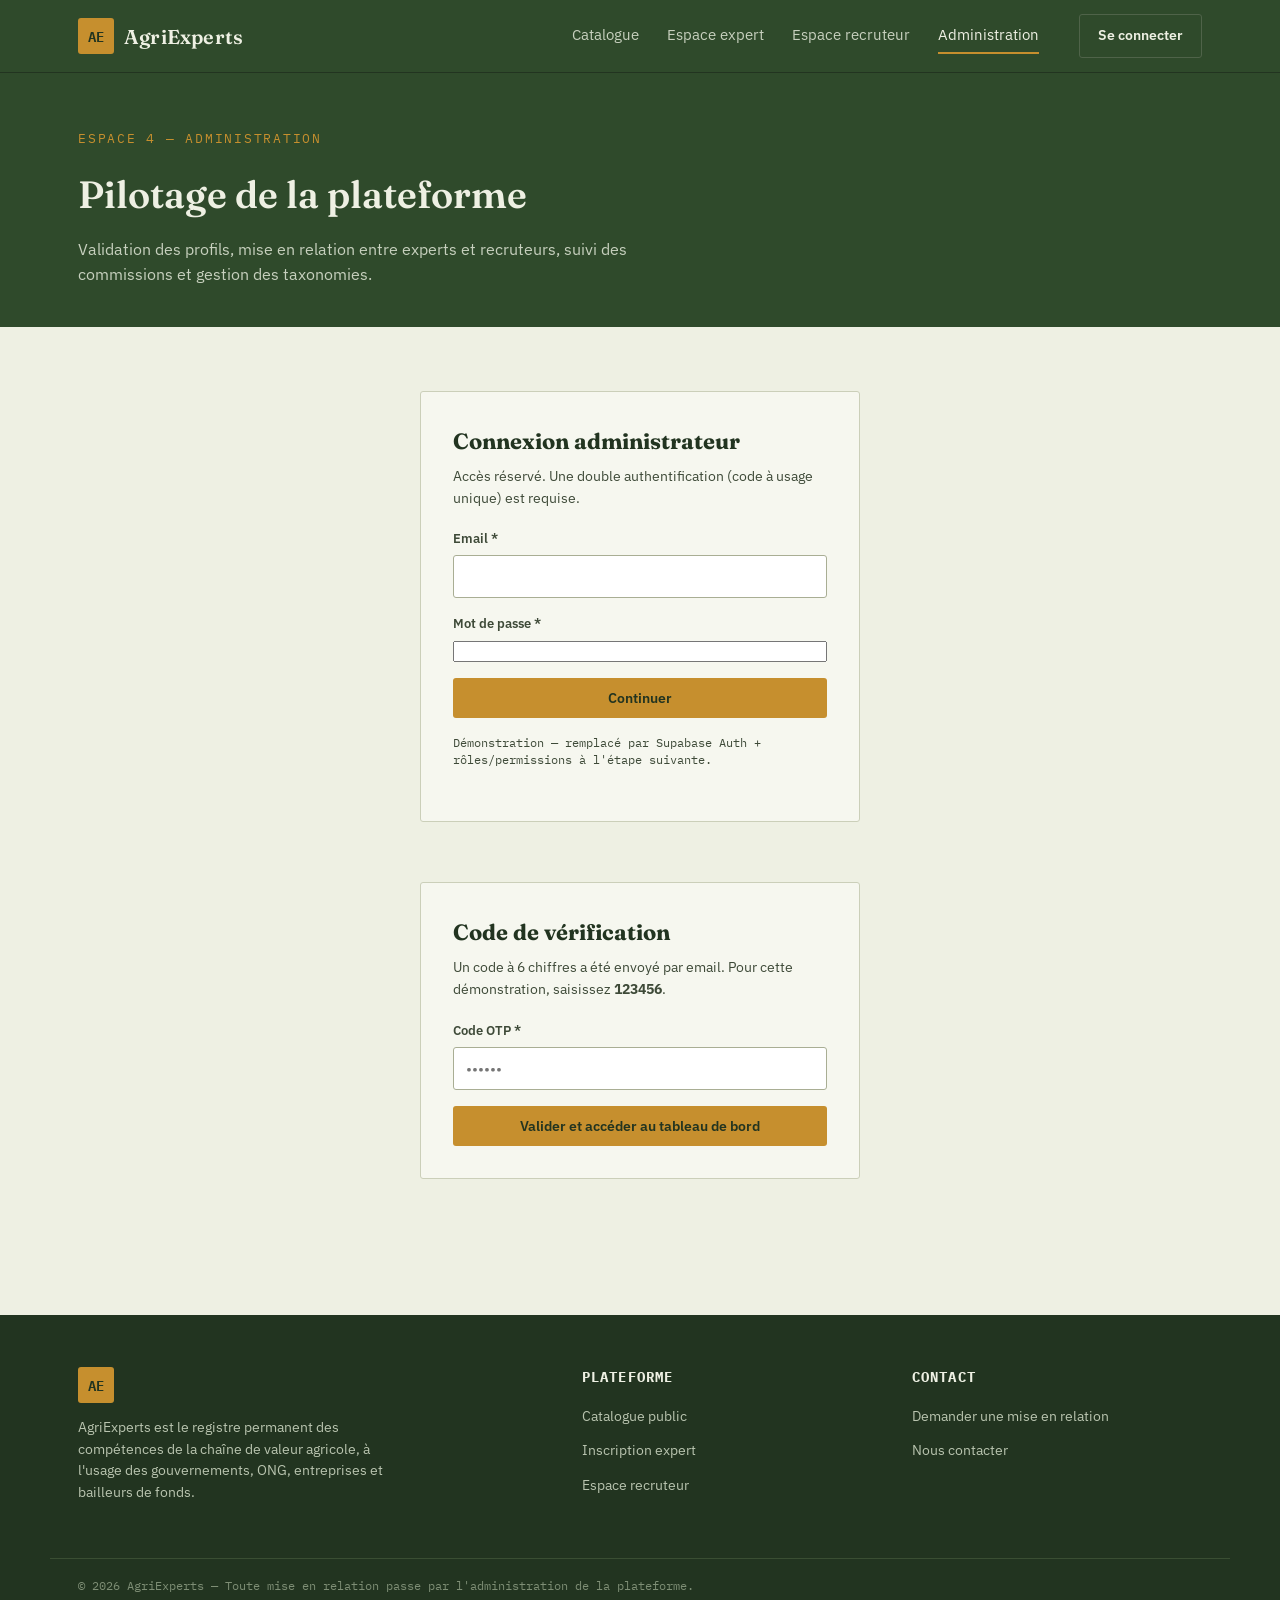
<file: admin-standalone.html>
<!DOCTYPE html>
<html lang="fr">
<head>
<meta charset="UTF-8">
<meta name="viewport" content="width=device-width, initial-scale=1.0">
<title>Administration — AgriExperts</title>
<link rel="preconnect" href="https://fonts.googleapis.com">
<link href="https://fonts.googleapis.com/css2?family=Fraunces:opsz,wght@9..144,400;9..144,500;9..144,600;9..144,700&family=IBM+Plex+Sans:wght@400;500;600&family=IBM+Plex+Mono:wght@400;500&display=swap" rel="stylesheet">
<style>
/* ============================================
   AgriExperts — Design tokens
   ============================================ */
:root {
  --ink: #1C2318;
  --ink-soft: #3E4A38;
  --paper: #EEF0E3;
  --paper-alt: #E3E6D3;
  --paper-card: #F6F7EF;
  --forest: #2F4A2B;
  --forest-deep: #223420;
  --gold: #C68F2E;
  --gold-deep: #A87322;
  --clay: #9C4A2E;
  --line: #CBCFB9;
  --line-strong: #A9AE94;

  --font-display: "Fraunces", Georgia, serif;
  --font-body: "IBM Plex Sans", -apple-system, sans-serif;
  --font-mono: "IBM Plex Mono", "Courier New", monospace;

  --radius: 3px;
  --wrap: 1180px;
}

* { box-sizing: border-box; }

html { scroll-behavior: smooth; }

body {
  margin: 0;
  background: var(--paper);
  color: var(--ink);
  font-family: var(--font-body);
  font-size: 16px;
  line-height: 1.55;
  -webkit-font-smoothing: antialiased;
}

.wrap {
  max-width: var(--wrap);
  margin: 0 auto;
  padding: 0 28px;
}

a { color: inherit; text-decoration: none; }

h1, h2, h3 { font-family: var(--font-display); color: var(--forest-deep); margin: 0; }

:focus-visible {
  outline: 2px solid var(--gold-deep);
  outline-offset: 2px;
}

/* ============================================
   Header
   ============================================ */
.site-header {
  background: var(--forest);
  border-bottom: 1px solid var(--forest-deep);
}

.header-inner {
  display: flex;
  align-items: center;
  gap: 40px;
  height: 72px;
}

.logo {
  display: flex;
  align-items: center;
  gap: 10px;
  margin-right: auto;
}

.logo-mark {
  display: inline-flex;
  align-items: center;
  justify-content: center;
  width: 36px;
  height: 36px;
  background: var(--gold);
  color: var(--forest-deep);
  font-family: var(--font-mono);
  font-weight: 600;
  font-size: 14px;
  border-radius: var(--radius);
}

.logo-mark--footer {
  background: var(--gold);
  color: var(--forest-deep);
}

.logo-text {
  font-family: var(--font-display);
  font-weight: 600;
  font-size: 20px;
  color: var(--paper);
  letter-spacing: 0.01em;
}

.main-nav {
  display: flex;
  gap: 28px;
}

.nav-link {
  font-size: 14.5px;
  color: #C7D0BE;
  padding: 6px 0;
  border-bottom: 2px solid transparent;
  transition: color 0.15s ease, border-color 0.15s ease;
}

.nav-link:hover { color: var(--paper); }

.nav-link.is-active {
  color: var(--paper);
  border-bottom-color: var(--gold);
}

.btn {
  display: inline-flex;
  align-items: center;
  gap: 6px;
  padding: 10px 18px;
  font-family: var(--font-body);
  font-weight: 600;
  font-size: 14px;
  border-radius: var(--radius);
  border: 1px solid transparent;
  cursor: pointer;
  transition: transform 0.12s ease, background 0.15s ease, border-color 0.15s ease;
}

.btn:hover { transform: translateY(-1px); }

.btn-primary {
  background: var(--gold);
  color: var(--forest-deep);
}

.btn-primary:hover { background: var(--gold-deep); }

.btn-ghost {
  border-color: #4F6349;
  color: var(--paper);
}

.btn-ghost:hover { border-color: var(--gold); color: var(--gold); }

/* ============================================
   Hero
   ============================================ */
.hero {
  background: var(--forest);
  color: var(--paper);
  padding: 72px 0 56px;
}

.hero-inner {
  display: grid;
  grid-template-columns: 1.15fr 0.85fr;
  gap: 56px;
  align-items: center;
}

.eyebrow {
  font-family: var(--font-mono);
  font-size: 12.5px;
  text-transform: uppercase;
  letter-spacing: 0.14em;
  color: var(--gold);
  margin: 0 0 18px;
}

.hero h1 {
  color: var(--paper);
  font-size: clamp(30px, 3.6vw, 44px);
  font-weight: 600;
  line-height: 1.14;
  letter-spacing: -0.01em;
  margin-bottom: 20px;
}

.hero-lead {
  color: #C7D0BE;
  font-size: 16.5px;
  max-width: 46ch;
  margin: 0 0 32px;
}

.hero-search {
  display: flex;
  gap: 10px;
  max-width: 520px;
}

.hero-search input {
  flex: 1;
  padding: 13px 16px;
  border-radius: var(--radius);
  border: 1px solid #4F6349;
  background: #26361F;
  color: var(--paper);
  font-family: var(--font-body);
  font-size: 15px;
}

.hero-search input::placeholder { color: #90A085; }

.hero-search input:focus { border-color: var(--gold); outline: none; }

.hero-visual {
  display: flex;
  flex-direction: column;
  align-items: center;
  gap: 12px;
}

#parcel-grid {
  width: 100%;
  height: auto;
}

.visual-caption {
  font-family: var(--font-mono);
  font-size: 11.5px;
  color: #90A085;
  letter-spacing: 0.04em;
  margin: 0;
}

/* ============================================
   Stats bar
   ============================================ */
.stats-bar {
  background: var(--paper-alt);
  border-bottom: 1px solid var(--line);
}

.stats-inner {
  display: flex;
  flex-wrap: wrap;
  gap: 48px;
  padding: 26px 28px;
}

.stat {
  display: flex;
  flex-direction: column;
  gap: 2px;
}

.stat-value {
  font-family: var(--font-mono);
  font-size: 26px;
  font-weight: 500;
  color: var(--forest-deep);
}

.stat-label {
  font-size: 13px;
  color: var(--ink-soft);
}

/* ============================================
   Catalogue layout
   ============================================ */
.catalogue { padding: 48px 0 88px; }

.catalogue-inner {
  display: grid;
  grid-template-columns: 250px 1fr;
  gap: 40px;
  align-items: start;
}

/* Filters */
.filters {
  background: var(--paper-card);
  border: 1px solid var(--line);
  border-radius: var(--radius);
  padding: 22px;
  position: sticky;
  top: 20px;
}

.filters-head {
  display: flex;
  align-items: baseline;
  justify-content: space-between;
  margin-bottom: 18px;
}

.filters-head h2 {
  font-size: 17px;
  font-weight: 600;
}

.link-reset {
  background: none;
  border: none;
  color: var(--clay);
  font-family: var(--font-mono);
  font-size: 12px;
  cursor: pointer;
  padding: 0;
}

.link-reset:hover { text-decoration: underline; }

.filter-group {
  margin-bottom: 18px;
}

.filter-group label {
  display: block;
  font-size: 12.5px;
  font-weight: 600;
  color: var(--ink-soft);
  margin-bottom: 6px;
}

.filter-group select,
.filter-group input[type="text"] {
  width: 100%;
  padding: 9px 10px;
  border: 1px solid var(--line-strong);
  border-radius: var(--radius);
  background: #fff;
  font-family: var(--font-body);
  font-size: 14px;
  color: var(--ink);
}

.filter-group select:focus,
.filter-group input:focus {
  border-color: var(--forest);
  outline: none;
}

/* Results */
.results-head {
  display: flex;
  align-items: center;
  justify-content: space-between;
  margin-bottom: 20px;
}

.results-count {
  font-family: var(--font-mono);
  font-size: 13px;
  color: var(--ink-soft);
  margin: 0;
}

.sort-label {
  font-size: 13px;
  color: var(--ink-soft);
  display: flex;
  align-items: center;
  gap: 8px;
}

.sort-label select {
  padding: 6px 8px;
  border: 1px solid var(--line-strong);
  border-radius: var(--radius);
  font-family: var(--font-body);
  font-size: 13px;
  background: #fff;
}

.expert-grid {
  display: grid;
  grid-template-columns: repeat(auto-fill, minmax(270px, 1fr));
  gap: 18px;
}

.no-results {
  color: var(--ink-soft);
  font-style: italic;
  padding: 32px 0;
}

/* Expert card */
.expert-card {
  background: var(--paper-card);
  border: 1px solid var(--line);
  border-radius: var(--radius);
  padding: 20px;
  display: flex;
  flex-direction: column;
  gap: 12px;
  transition: border-color 0.15s ease, transform 0.12s ease;
}

.expert-card:hover {
  border-color: var(--gold-deep);
  transform: translateY(-2px);
}

.card-top {
  display: flex;
  align-items: center;
  gap: 12px;
}

.avatar {
  width: 46px;
  height: 46px;
  border-radius: 50%;
  background: var(--forest);
  color: var(--paper);
  font-family: var(--font-mono);
  font-weight: 500;
  font-size: 15px;
  display: flex;
  align-items: center;
  justify-content: center;
  flex-shrink: 0;
}

.card-id {
  font-family: var(--font-mono);
  font-size: 11px;
  color: var(--ink-soft);
  margin: 0 0 2px;
}

.card-name {
  font-family: var(--font-display);
  font-size: 17px;
  font-weight: 600;
  color: var(--forest-deep);
  margin: 0;
}

.card-role {
  font-size: 13.5px;
  color: var(--ink-soft);
  margin: 0;
}

.card-meta {
  display: flex;
  flex-wrap: wrap;
  gap: 8px 14px;
  font-size: 13px;
  color: var(--ink-soft);
  border-top: 1px solid var(--line);
  border-bottom: 1px solid var(--line);
  padding: 10px 0;
}

.card-meta span { display: flex; align-items: center; gap: 5px; }

.tags {
  display: flex;
  flex-wrap: wrap;
  gap: 6px;
}

.tag {
  font-family: var(--font-mono);
  font-size: 11px;
  padding: 3px 8px;
  border-radius: 10px;
  background: var(--paper-alt);
  color: var(--forest-deep);
  border: 1px solid var(--line-strong);
}

.card-bottom {
  display: flex;
  align-items: center;
  justify-content: space-between;
  margin-top: auto;
  padding-top: 4px;
}

.missions-count {
  font-family: var(--font-mono);
  font-size: 12px;
  color: var(--ink-soft);
}

.btn-contact {
  padding: 8px 14px;
  font-size: 13px;
}

/* ============================================
   Footer
   ============================================ */
.site-footer {
  background: var(--forest-deep);
  color: #B9C4AF;
  padding: 52px 0 0;
}

.footer-inner {
  display: grid;
  grid-template-columns: 1.6fr 1fr 1fr;
  gap: 40px;
  padding-bottom: 40px;
}

.footer-block h3 {
  color: var(--paper);
  font-size: 14px;
  font-family: var(--font-mono);
  text-transform: uppercase;
  letter-spacing: 0.08em;
  margin-bottom: 14px;
}

.footer-block p { font-size: 14px; max-width: 40ch; margin-top: 14px; }

.footer-block ul { list-style: none; padding: 0; margin: 0; display: flex; flex-direction: column; gap: 10px; }

.footer-block a { font-size: 14px; }
.footer-block a:hover { color: var(--gold); }

.footer-legal {
  border-top: 1px solid #3A4E33;
  padding: 18px 28px;
  font-family: var(--font-mono);
  font-size: 12px;
  color: #7E8E75;
}

/* ============================================
   Toast (notification)
   ============================================ */
.toast {
  position: fixed;
  left: 50%;
  bottom: 28px;
  transform: translateX(-50%) translateY(20px);
  max-width: 90%;
  background: var(--forest-deep);
  color: var(--paper);
  font-size: 14px;
  padding: 14px 20px;
  border-radius: var(--radius);
  border: 1px solid var(--gold);
  box-shadow: 0 8px 24px rgba(0,0,0,0.25);
  opacity: 0;
  pointer-events: none;
  transition: opacity 0.2s ease, transform 0.2s ease;
  z-index: 999;
}

.toast.is-visible {
  opacity: 1;
  transform: translateX(-50%) translateY(0);
}

/* ============================================
   Formulaire — hero secondaire
   ============================================ */
.form-hero {
  background: var(--forest);
  padding: 56px 0 40px;
}

.form-hero h1 {
  color: var(--paper);
  font-size: clamp(28px, 3.2vw, 38px);
  font-weight: 600;
  margin: 14px 0 12px;
}

.hero-lead-dark {
  color: #C7D0BE;
  font-size: 16px;
  max-width: 60ch;
  margin: 0;
}

/* ============================================
   Stepper
   ============================================ */
.wizard-section { padding: 44px 0 96px; }

.wizard-wrap { max-width: 760px; }

.stepper {
  display: flex;
  list-style: none;
  padding: 0;
  margin: 0 0 40px;
  gap: 0;
}

.stepper li {
  flex: 1;
  display: flex;
  flex-direction: column;
  align-items: center;
  gap: 8px;
  position: relative;
  font-family: var(--font-mono);
  cursor: default;
}

.stepper li::before {
  content: "";
  position: absolute;
  top: 15px;
  left: -50%;
  width: 100%;
  height: 2px;
  background: var(--line);
  z-index: 0;
}

.stepper li:first-child::before { display: none; }

.step-num {
  width: 32px;
  height: 32px;
  border-radius: 50%;
  background: var(--paper-card);
  border: 1.5px solid var(--line-strong);
  color: var(--ink-soft);
  display: flex;
  align-items: center;
  justify-content: center;
  font-size: 12.5px;
  z-index: 1;
  transition: all 0.15s ease;
}

.step-label {
  font-size: 11.5px;
  color: var(--ink-soft);
  text-transform: uppercase;
  letter-spacing: 0.06em;
}

.stepper li.is-active .step-num {
  background: var(--forest);
  border-color: var(--forest);
  color: var(--paper);
}

.stepper li.is-active .step-label { color: var(--forest-deep); font-weight: 600; }

.stepper li.is-done .step-num {
  background: var(--gold);
  border-color: var(--gold);
  color: var(--forest-deep);
}

.stepper li.is-done::before { background: var(--gold); }

/* ============================================
   Form steps
   ============================================ */
.form-step { border: none; padding: 0; margin: 0; display: none; }
.form-step.is-active { display: block; }

.form-step h2 {
  font-size: 22px;
  margin-bottom: 6px;
}

.step-intro {
  color: var(--ink-soft);
  font-size: 14px;
  margin: 0 0 26px;
}

.field-grid {
  display: grid;
  grid-template-columns: 1fr 1fr;
  gap: 18px 20px;
  margin-bottom: 22px;
}

.field { display: flex; flex-direction: column; gap: 6px; }
.field-wide { grid-column: 1 / -1; }

.field label {
  font-size: 13px;
  font-weight: 600;
  color: var(--ink-soft);
}

.field-hint {
  font-weight: 400;
  font-style: italic;
  color: #9A9A85;
}

.field input[type="text"],
.field input[type="email"],
.field input[type="tel"],
.field input[type="url"],
.field input[type="number"],
.field input[type="date"],
.field select,
.field textarea {
  padding: 11px 12px;
  border: 1px solid var(--line-strong);
  border-radius: var(--radius);
  background: #fff;
  font-family: var(--font-body);
  font-size: 14.5px;
  color: var(--ink);
  width: 100%;
}

.field textarea { resize: vertical; font-family: var(--font-body); }

.field input:focus,
.field select:focus,
.field textarea:focus {
  border-color: var(--forest);
  outline: none;
}

/* Chip choices (checkboxes styled as chips) */
.chip-choices {
  display: flex;
  flex-wrap: wrap;
  gap: 8px;
  margin-top: 4px;
}

.chip-choice {
  display: inline-flex;
  align-items: center;
  gap: 7px;
  padding: 8px 13px;
  border: 1px solid var(--line-strong);
  border-radius: 16px;
  background: #fff;
  font-size: 13.5px;
  cursor: pointer;
  user-select: none;
  transition: border-color 0.12s ease, background 0.12s ease;
}

.chip-choice input { accent-color: var(--forest); }

.chip-choice:has(input:checked) {
  background: var(--paper-alt);
  border-color: var(--forest);
  font-weight: 600;
}

.cgu-check {
  margin: 8px 0 28px;
  border-radius: var(--radius);
  width: 100%;
}

/* Tag input (compétences, régions) */
.tag-input {
  display: flex;
  flex-wrap: wrap;
  gap: 6px;
  padding: 8px;
  border: 1px solid var(--line-strong);
  border-radius: var(--radius);
  background: #fff;
}

.tag-input input {
  flex: 1;
  min-width: 160px;
  border: none;
  outline: none;
  font-family: var(--font-body);
  font-size: 14px;
  padding: 5px;
}

.tag-chip {
  display: inline-flex;
  align-items: center;
  gap: 6px;
  background: var(--paper-alt);
  border: 1px solid var(--line-strong);
  border-radius: 12px;
  padding: 5px 6px 5px 11px;
  font-family: var(--font-mono);
  font-size: 12.5px;
  color: var(--forest-deep);
}

.tag-chip button {
  background: none;
  border: none;
  cursor: pointer;
  color: var(--clay);
  font-size: 14px;
  line-height: 1;
  padding: 2px;
}

/* Dynamic rows (langues) */
.dynamic-rows { display: flex; flex-direction: column; gap: 10px; margin-bottom: 12px; }

.dynamic-row {
  display: grid;
  grid-template-columns: 1fr 1fr auto;
  gap: 10px;
  align-items: center;
}

.dynamic-row input,
.dynamic-row select {
  padding: 10px 11px;
  border: 1px solid var(--line-strong);
  border-radius: var(--radius);
  font-family: var(--font-body);
  font-size: 14px;
}

.row-remove {
  background: none;
  border: 1px solid var(--line-strong);
  border-radius: var(--radius);
  color: var(--clay);
  width: 36px;
  height: 36px;
  cursor: pointer;
  font-size: 16px;
}

.row-remove:disabled { opacity: 0.3; cursor: not-allowed; }

.btn-outline {
  background: transparent;
  border: 1px solid var(--forest);
  color: var(--forest-deep);
}

.btn-outline:hover { background: var(--paper-alt); }

.btn-small { padding: 8px 14px; font-size: 13px; }

/* File input */
.file-input {
  display: flex;
  align-items: center;
  gap: 12px;
}

.file-input input[type="file"] {
  position: absolute;
  width: 1px;
  height: 1px;
  opacity: 0;
  overflow: hidden;
}

.btn-file {
  background: var(--paper-alt);
  border: 1px solid var(--line-strong);
  color: var(--forest-deep);
  padding: 10px 16px;
  font-size: 13.5px;
  flex-shrink: 0;
}

.btn-file:hover { border-color: var(--forest); }

.file-name {
  font-size: 13px;
  color: var(--ink-soft);
  overflow: hidden;
  text-overflow: ellipsis;
  white-space: nowrap;
}

/* Step actions */
.step-actions {
  display: flex;
  justify-content: space-between;
  align-items: center;
  margin-top: 8px;
  padding-top: 24px;
  border-top: 1px solid var(--line);
}

/* Confirmation panel */
.confirmation {
  text-align: center;
  padding: 60px 20px;
  background: var(--paper-card);
  border: 1px solid var(--line);
  border-radius: var(--radius);
}

.confirmation-mark {
  width: 56px;
  height: 56px;
  border-radius: 50%;
  background: var(--gold);
  color: var(--forest-deep);
  font-size: 26px;
  display: flex;
  align-items: center;
  justify-content: center;
  margin: 0 auto 20px;
}

.confirmation h2 { margin-bottom: 10px; }
.confirmation p { color: var(--ink-soft); max-width: 46ch; margin: 0 auto 8px; }
.confirmation-note { font-family: var(--font-mono); font-size: 12px; margin-bottom: 24px !important; }
.confirmation .btn { margin-top: 12px; }

/* ============================================
   Espace recruteur — Auth gate
   ============================================ */
.auth-gate {
  display: flex;
  justify-content: center;
  padding: 20px 0 40px;
}

.auth-card {
  max-width: 440px;
  width: 100%;
  background: var(--paper-card);
  border: 1px solid var(--line);
  border-radius: var(--radius);
  padding: 32px;
}

.auth-card h2 { margin-bottom: 8px; font-size: 22px; }
.auth-card p { color: var(--ink-soft); font-size: 14px; margin: 0 0 20px; }
.auth-card form { display: flex; flex-direction: column; gap: 16px; }
.auth-note {
  font-family: var(--font-mono);
  font-size: 11.5px !important;
  color: #9A9A85;
  margin-top: 16px !important;
}

/* ============================================
   Dashboard header
   ============================================ */
.dashboard-header {
  display: flex;
  align-items: center;
  justify-content: space-between;
  margin-bottom: 24px;
  flex-wrap: wrap;
  gap: 12px;
}

.dashboard-org {
  font-family: var(--font-display);
  font-size: 19px;
  font-weight: 600;
  color: var(--forest-deep);
}

/* ============================================
   Tabs
   ============================================ */
.tabs {
  display: flex;
  gap: 4px;
  border-bottom: 1px solid var(--line);
  margin-bottom: 28px;
  overflow-x: auto;
}

.tab {
  background: none;
  border: none;
  padding: 12px 16px;
  font-family: var(--font-body);
  font-weight: 600;
  font-size: 14px;
  color: var(--ink-soft);
  cursor: pointer;
  border-bottom: 2px solid transparent;
  white-space: nowrap;
}

.tab:hover { color: var(--forest-deep); }

.tab.is-active {
  color: var(--forest-deep);
  border-bottom-color: var(--gold);
}

.tab-count {
  display: inline-block;
  background: var(--paper-alt);
  border: 1px solid var(--line-strong);
  border-radius: 10px;
  font-family: var(--font-mono);
  font-size: 11px;
  padding: 1px 7px;
  margin-left: 4px;
}

.tab-panel { display: none; }
.tab-panel.is-active { display: block; }

/* ============================================
   Recherche recruteur
   ============================================ */
.search-row {
  display: flex;
  gap: 10px;
  flex-wrap: wrap;
}

.search-row input {
  flex: 1;
  min-width: 220px;
  padding: 11px 14px;
  border: 1px solid var(--line-strong);
  border-radius: var(--radius);
  font-family: var(--font-body);
  font-size: 14.5px;
}

.search-row select {
  padding: 11px 12px;
  border: 1px solid var(--line-strong);
  border-radius: var(--radius);
  font-family: var(--font-body);
  font-size: 14px;
  background: #fff;
}

.info-banner {
  margin-top: 22px;
  padding: 12px 16px;
  background: var(--paper-alt);
  border-left: 3px solid var(--gold);
  border-radius: var(--radius);
  font-size: 13.5px;
  color: var(--ink-soft);
}

.btn-shortlist {
  padding: 8px 14px;
  font-size: 13px;
  background: var(--paper-alt);
  border: 1px solid var(--forest);
  color: var(--forest-deep);
}

.btn-shortlist.is-added {
  background: var(--forest);
  color: var(--paper);
  border-color: var(--forest);
}

/* ============================================
   Badge de correspondance (matching automatique)
   ============================================ */
.match-badge {
  font-family: var(--font-mono);
  font-size: 13px;
  font-weight: 600;
  padding: 5px 10px;
  border-radius: 12px;
  flex-shrink: 0;
  align-self: flex-start;
}

.match-badge.match-high { background: #E9EFE6; color: var(--forest); border: 1px solid var(--forest); }
.match-badge.match-mid { background: #FBF3E1; color: var(--gold-deep); border: 1px solid var(--gold-deep); }
.match-badge.match-low { background: var(--paper-alt); color: var(--ink-soft); border: 1px solid var(--line-strong); }

/* ============================================
   Missions list
   ============================================ */
.missions-list { display: flex; flex-direction: column; gap: 14px; }

.mission-card {
  background: var(--paper-card);
  border: 1px solid var(--line);
  border-radius: var(--radius);
  padding: 18px 20px;
  display: flex;
  justify-content: space-between;
  align-items: flex-start;
  gap: 16px;
  flex-wrap: wrap;
}

.mission-card h3 {
  font-size: 16.5px;
  margin-bottom: 6px;
}

.mission-meta {
  font-family: var(--font-mono);
  font-size: 12px;
  color: var(--ink-soft);
  display: flex;
  gap: 14px;
  flex-wrap: wrap;
}

.mission-status {
  font-family: var(--font-mono);
  font-size: 11px;
  padding: 4px 10px;
  border-radius: 10px;
  background: var(--paper-alt);
  color: var(--forest-deep);
  border: 1px solid var(--line-strong);
  white-space: nowrap;
}

/* ============================================
   Short-list
   ============================================ */
.shortlist-actions {
  margin-top: 32px;
  padding: 22px;
  background: var(--paper-alt);
  border-radius: var(--radius);
  border: 1px solid var(--line-strong);
}

.shortlist-actions h3 { margin-bottom: 6px; }
.shortlist-actions .field { margin: 16px 0; max-width: 420px; }

/* ============================================
   Modale contact admin
   ============================================ */
.modal-overlay {
  position: fixed;
  inset: 0;
  background: rgba(28, 35, 24, 0.55);
  display: flex;
  align-items: center;
  justify-content: center;
  padding: 20px;
  z-index: 1000;
}

.modal-overlay[hidden] {
  display: none;
}

.modal-box {
  background: #fff;
  border-radius: var(--radius);
  padding: 32px;
  max-width: 460px;
  width: 100%;
  position: relative;
}

.modal-box h2 { font-size: 20px; margin-bottom: 8px; }
.modal-box form { display: flex; flex-direction: column; gap: 14px; margin-top: 16px; }

.modal-close {
  position: absolute;
  top: 14px;
  right: 14px;
  background: none;
  border: none;
  font-size: 22px;
  cursor: pointer;
  color: var(--ink-soft);
  line-height: 1;
}

/* ============================================
   Administration — stats
   ============================================ */
.stats-grid {
  display: grid;
  grid-template-columns: repeat(auto-fit, minmax(180px, 1fr));
  gap: 14px;
  margin-bottom: 32px;
}

.stats-grid .stat {
  background: var(--paper-card);
  border: 1px solid var(--line);
  border-radius: var(--radius);
  padding: 16px 18px;
}

/* ============================================
   Tables admin
   ============================================ */
.admin-table {
  width: 100%;
  border-collapse: collapse;
  font-size: 14px;
}

.admin-table th {
  text-align: left;
  font-family: var(--font-mono);
  font-size: 11.5px;
  text-transform: uppercase;
  letter-spacing: 0.05em;
  color: var(--ink-soft);
  padding: 10px 12px;
  border-bottom: 1px solid var(--line-strong);
}

.admin-table td {
  padding: 12px;
  border-bottom: 1px solid var(--line);
  vertical-align: middle;
}

.admin-table tr:last-child td { border-bottom: none; }

.status-pill {
  font-family: var(--font-mono);
  font-size: 11px;
  padding: 3px 10px;
  border-radius: 10px;
  border: 1px solid var(--line-strong);
  background: var(--paper-alt);
  color: var(--forest-deep);
  white-space: nowrap;
}

.status-pill.is-due { border-color: var(--gold-deep); color: var(--gold-deep); background: #FBF3E1; }
.status-pill.is-paid { border-color: var(--forest); color: var(--forest); background: #E9EFE6; }
.status-pill.is-pending { border-color: var(--clay); color: var(--clay); background: #F5E9E3; }

.table-actions { display: flex; gap: 8px; flex-wrap: wrap; }

.btn-tiny { padding: 6px 12px; font-size: 12.5px; }
.btn-danger { background: transparent; border: 1px solid var(--clay); color: var(--clay); }
.btn-danger:hover { background: #F5E9E3; }

/* ============================================
   Mises en relation
   ============================================ */
.relation-card {
  background: var(--paper-card);
  border: 1px solid var(--line);
  border-radius: var(--radius);
  padding: 18px 20px;
  margin-bottom: 14px;
}

.relation-head {
  display: flex;
  justify-content: space-between;
  align-items: flex-start;
  gap: 12px;
  flex-wrap: wrap;
  margin-bottom: 10px;
}

.relation-experts {
  font-size: 13.5px;
  color: var(--ink-soft);
  margin-bottom: 12px;
}

/* ============================================
   Taxonomies
   ============================================ */
.taxo-grid {
  display: grid;
  grid-template-columns: 1fr 1fr;
  gap: 32px;
}

.taxo-block h3 { font-size: 15px; margin-bottom: 12px; }

.taxo-add { display: flex; gap: 8px; margin-top: 14px; }

.taxo-add input {
  flex: 1;
  padding: 9px 11px;
  border: 1px solid var(--line-strong);
  border-radius: var(--radius);
  font-family: var(--font-body);
  font-size: 13.5px;
}

/* ============================================
   Commission summary
   ============================================ */
.commission-summary {
  display: flex;
  gap: 40px;
  margin-bottom: 24px;
  flex-wrap: wrap;
}

.commission-summary > div { display: flex; flex-direction: column; gap: 2px; }

.export-buttons { display: flex; gap: 12px; flex-wrap: wrap; }

/* ============================================
   Responsive
   ============================================ */
@media (max-width: 900px) {
  .hero-inner { grid-template-columns: 1fr; }
  .hero-visual { order: -1; max-width: 320px; margin: 0 auto; }
  .catalogue-inner { grid-template-columns: 1fr; }
  .filters { position: static; }
  .main-nav { display: none; }
  .footer-inner { grid-template-columns: 1fr; }
  .field-grid { grid-template-columns: 1fr; }
  .dynamic-row { grid-template-columns: 1fr; }
  .step-label { display: none; }
  .taxo-grid { grid-template-columns: 1fr; }
  .admin-table { font-size: 12.5px; }
  .admin-table th, .admin-table td { padding: 8px; }
}

</style>
</head>
<body>

<header class="site-header">
  <div class="wrap header-inner">
    <a href="index-standalone.html" class="logo">
      <span class="logo-mark">AE</span>
      <span class="logo-text">AgriExperts</span>
    </a>
    <nav class="main-nav">
      <a href="index-standalone.html" class="nav-link">Catalogue</a>
      <a href="inscription-standalone.html" class="nav-link">Espace expert</a>
      <a href="recruteur-standalone.html" class="nav-link">Espace recruteur</a>
      <a href="admin-standalone.html" class="nav-link is-active">Administration</a>
    </nav>
    <a href="#" class="btn btn-ghost">Se connecter</a>
  </div>
</header>

<main>

  <section class="form-hero">
    <div class="wrap">
      <p class="eyebrow">Espace 4 — Administration</p>
      <h1>Pilotage de la plateforme</h1>
      <p class="hero-lead-dark">Validation des profils, mise en relation entre experts et recruteurs, suivi des commissions et gestion des taxonomies.</p>
    </div>
  </section>

  <section class="wizard-section">
    <div class="wrap">

      <!-- ===================== PORTE D'ACCÈS SÉCURISÉE (email + mot de passe + OTP) ===================== -->
      <div id="auth-step-1" class="auth-gate">
        <div class="auth-card">
          <h2>Connexion administrateur</h2>
          <p>Accès réservé. Une double authentification (code à usage unique) est requise.</p>
          <form id="auth-form-1">
            <div class="field">
              <label for="admin-email">Email *</label>
              <input type="email" id="admin-email" required>
            </div>
            <div class="field">
              <label for="admin-password">Mot de passe *</label>
              <input type="password" id="admin-password" required minlength="6">
            </div>
            <button class="btn btn-primary" type="submit" style="width:100%; justify-content:center;">Continuer</button>
          </form>
          <p class="auth-note">Démonstration — remplacé par Supabase Auth + rôles/permissions à l'étape suivante.</p>
        </div>
      </div>

      <div id="auth-step-2" class="auth-gate" hidden>
        <div class="auth-card">
          <h2>Code de vérification</h2>
          <p>Un code à 6 chiffres a été envoyé par email. Pour cette démonstration, saisissez <strong>123456</strong>.</p>
          <form id="auth-form-2">
            <div class="field">
              <label for="otp-code">Code OTP *</label>
              <input type="text" id="otp-code" maxlength="6" placeholder="••••••" required>
            </div>
            <button class="btn btn-primary" type="submit" style="width:100%; justify-content:center;">Valider et accéder au tableau de bord</button>
          </form>
        </div>
      </div>

      <!-- ===================== TABLEAU DE BORD ADMIN ===================== -->
      <div id="dashboard" hidden>

        <div class="stats-grid" id="stats-grid"></div>

        <nav class="tabs" id="tabs">
          <button class="tab is-active" data-tab="validations">Validations <span class="tab-count" id="count-validations">0</span></button>
          <button class="tab" data-tab="comptes">Comptes</button>
          <button class="tab" data-tab="relations">Mises en relation <span class="tab-count" id="count-relations">0</span></button>
          <button class="tab" data-tab="commissions">Commissions</button>
          <button class="tab" data-tab="taxonomies">Taxonomies</button>
          <button class="tab" data-tab="export">Export</button>
        </nav>

        <!-- ---------- VALIDATIONS ---------- -->
        <div class="tab-panel is-active" data-panel="validations">
          <p class="step-intro">Nouvelles inscriptions d'experts en attente d'examen.</p>
          <div id="validations-list" class="missions-list"></div>
          <p class="no-results" id="validations-empty" hidden>Aucune inscription en attente.</p>
        </div>

        <!-- ---------- COMPTES ---------- -->
        <div class="tab-panel" data-panel="comptes">
          <p class="step-intro">Experts validés et recruteurs inscrits.</p>
          <table class="admin-table" id="comptes-table">
            <thead>
              <tr><th>Nom</th><th>Type</th><th>Pays</th><th>Statut</th><th></th></tr>
            </thead>
            <tbody></tbody>
          </table>
        </div>

        <!-- ---------- MISES EN RELATION ---------- -->
        <div class="tab-panel" data-panel="relations">
          <p class="step-intro">Demandes envoyées par les recruteurs depuis leur short-list. Valider une demande déclenche la commission et communique les coordonnées aux deux parties.</p>
          <div id="relations-list" class="missions-list"></div>
        </div>

        <!-- ---------- COMMISSIONS ---------- -->
        <div class="tab-panel" data-panel="commissions">
          <div class="commission-summary">
            <div><span class="stat-value" id="ca-total">0</span><span class="stat-label">FCFA — chiffre d'affaires total</span></div>
            <div><span class="stat-value" id="ca-du">0</span><span class="stat-label">FCFA — commissions dues</span></div>
          </div>
          <table class="admin-table" id="commissions-table">
            <thead>
              <tr><th>Mission</th><th>Débiteur</th><th>Montant</th><th>Statut</th><th></th></tr>
            </thead>
            <tbody></tbody>
          </table>
        </div>

        <!-- ---------- TAXONOMIES ---------- -->
        <div class="tab-panel" data-panel="taxonomies">
          <p class="step-intro">Ajoutez ou retirez des domaines et filières disponibles sur toute la plateforme.</p>
          <div class="taxo-grid">
            <div class="taxo-block">
              <h3>Domaines</h3>
              <div class="chip-choices" id="taxo-domaines"></div>
              <div class="taxo-add">
                <input type="text" id="new-domaine" placeholder="Nouveau domaine…">
                <button type="button" class="btn btn-outline btn-small" id="add-domaine">Ajouter</button>
              </div>
            </div>
            <div class="taxo-block">
              <h3>Filières</h3>
              <div class="chip-choices" id="taxo-filieres"></div>
              <div class="taxo-add">
                <input type="text" id="new-filiere" placeholder="Nouvelle filière…">
                <button type="button" class="btn btn-outline btn-small" id="add-filiere">Ajouter</button>
              </div>
            </div>
          </div>
        </div>

        <!-- ---------- EXPORT ---------- -->
        <div class="tab-panel" data-panel="export">
          <p class="step-intro">Exportez la base d'experts pour un usage hors ligne ou un reporting.</p>
          <div class="export-buttons">
            <button type="button" class="btn btn-primary" id="export-csv">Exporter en CSV</button>
            <button type="button" class="btn btn-outline" id="export-excel">Exporter en Excel</button>
            <button type="button" class="btn btn-outline" id="export-pdf">Exporter en PDF</button>
          </div>
        </div>

      </div>

    </div>
  </section>

</main>

<footer class="site-footer">
  <div class="wrap footer-inner">
    <div class="footer-block">
      <span class="logo-mark logo-mark--footer">AE</span>
      <p>AgriExperts est le registre permanent des compétences de la chaîne de valeur agricole, à l'usage des gouvernements, ONG, entreprises et bailleurs de fonds.</p>
    </div>
    <div class="footer-block">
      <h3>Plateforme</h3>
      <ul>
        <li><a href="index-standalone.html">Catalogue public</a></li>
        <li><a href="inscription-standalone.html">Inscription expert</a></li>
        <li><a href="recruteur-standalone.html">Espace recruteur</a></li>
      </ul>
    </div>
    <div class="footer-block">
      <h3>Contact</h3>
      <ul>
        <li><a href="#">Demander une mise en relation</a></li>
        <li><a href="#">Nous contacter</a></li>
      </ul>
    </div>
  </div>
  <div class="wrap footer-legal">© 2026 AgriExperts — Toute mise en relation passe par l'administration de la plateforme.</div>
</footer>

<script>
/* ============================================
   Utilitaires partagés entre toutes les pages
   ============================================ */

function debounce(fn, delay) {
  let timer;
  return (...args) => {
    clearTimeout(timer);
    timer = setTimeout(() => fn(...args), delay);
  };
}

/* Notification simple intégrée à la page (remplace alert()) */
function afficherToast(message) {
  let toast = document.getElementById("toast");
  if (!toast) {
    toast = document.createElement("div");
    toast.id = "toast";
    toast.className = "toast";
    document.body.appendChild(toast);
  }
  toast.textContent = message;
  toast.classList.add("is-visible");
  clearTimeout(toast._timer);
  toast._timer = setTimeout(() => toast.classList.remove("is-visible"), 4500);
}

</script>
<script>
/* ============================================
   Données de démonstration.
   À terme, ce fichier sera remplacé par un appel
   à Supabase (table "experts"). La structure des
   objets ci-dessous correspond déjà aux colonnes
   prévues dans le cahier des charges.
   ============================================ */

const TAXONOMIES = {
  domaines: [
    "Agronomie & Production végétale",
    "Élevage & Santé animale",
    "Agro-industrie & Transformation",
    "Irrigation & Génie rural",
    "Économie agricole & Financement",
    "Formation & Vulgarisation"
  ],
  filieres: [
    "Riz", "Coton", "Élevage", "Pêche", "Maraîchage", "Arboriculture", "Agro-industrie"
  ],
  pays: [
    "Sénégal", "Côte d'Ivoire", "Mali", "Burkina Faso", "Bénin"
  ],
  niveaux: [
    "Junior", "Confirmé", "Senior", "Expert international"
  ],
  disponibilites: [
    "Disponible", "En mission", "Indisponible"
  ]
};

const EXPERTS = [
  {
    id: "EXP-0001",
    prenom: "Awa",
    domaine: "Agronomie & Production végétale",
    filiere: "Riz",
    fonction: "Agronome spécialiste riziculture irriguée",
    niveau: "Senior",
    experience: 14,
    pays: "Sénégal",
    region: "Vallée du fleuve Sénégal",
    langues: ["Français", "Wolof", "Anglais"],
    competences: ["riziculture irriguée", "itinéraires techniques", "essais variétaux"],
    missions: 22,
    disponibilite: "Disponible"
  },
  {
    id: "EXP-0002",
    prenom: "Moussa",
    domaine: "Irrigation & Génie rural",
    filiere: "Maraîchage",
    fonction: "Ingénieur en irrigation goutte-à-goutte",
    niveau: "Expert international",
    experience: 19,
    pays: "Mali",
    region: "Ségou",
    langues: ["Français", "Bambara"],
    competences: ["irrigation goutte-à-goutte", "aménagement hydro-agricole", "gestion de l'eau"],
    missions: 31,
    disponibilite: "En mission"
  },
  {
    id: "EXP-0003",
    prenom: "Fatou",
    domaine: "Élevage & Santé animale",
    filiere: "Élevage",
    fonction: "Vétérinaire, spécialiste santé du bétail",
    niveau: "Confirmé",
    experience: 8,
    pays: "Burkina Faso",
    region: "Centre-Ouest",
    langues: ["Français", "Mooré"],
    competences: ["santé animale", "vaccination", "élevage pastoral"],
    missions: 11,
    disponibilite: "Disponible"
  },
  {
    id: "EXP-0004",
    prenom: "Kouassi",
    domaine: "Agro-industrie & Transformation",
    filiere: "Agro-industrie",
    fonction: "Expert en transformation agroalimentaire",
    niveau: "Senior",
    experience: 12,
    pays: "Côte d'Ivoire",
    region: "Abidjan",
    langues: ["Français", "Anglais"],
    competences: ["transformation cacao", "normes qualité", "chaîne du froid"],
    missions: 17,
    disponibilite: "Disponible"
  },
  {
    id: "EXP-0005",
    prenom: "Abdoulaye",
    domaine: "Économie agricole & Financement",
    filiere: "Coton",
    fonction: "Économiste, financement de projets agricoles",
    niveau: "Expert international",
    experience: 21,
    pays: "Bénin",
    region: "Borgou",
    langues: ["Français", "Anglais", "Fon"],
    competences: ["montage financier", "évaluation de projets", "bailleurs de fonds"],
    missions: 38,
    disponibilite: "Indisponible"
  },
  {
    id: "EXP-0006",
    prenom: "Aïcha",
    domaine: "Formation & Vulgarisation",
    filiere: "Maraîchage",
    fonction: "Spécialiste en vulgarisation agricole",
    niveau: "Confirmé",
    experience: 7,
    pays: "Sénégal",
    region: "Thiès",
    langues: ["Français", "Wolof"],
    competences: ["formation de formateurs", "vulgarisation", "approche genre"],
    missions: 9,
    disponibilite: "Disponible"
  },
  {
    id: "EXP-0007",
    prenom: "Ibrahim",
    domaine: "Agronomie & Production végétale",
    filiere: "Arboriculture",
    fonction: "Agronome, expert en arboriculture fruitière",
    niveau: "Senior",
    experience: 15,
    pays: "Mali",
    region: "Sikasso",
    langues: ["Français", "Bambara"],
    competences: ["arboriculture fruitière", "greffage", "lutte phytosanitaire"],
    missions: 20,
    disponibilite: "En mission"
  },
  {
    id: "EXP-0008",
    prenom: "Mariam",
    domaine: "Économie agricole & Financement",
    filiere: "Pêche",
    fonction: "Spécialiste économie des filières halieutiques",
    niveau: "Junior",
    experience: 3,
    pays: "Sénégal",
    region: "Saint-Louis",
    langues: ["Français", "Wolof"],
    competences: ["économie de la pêche", "chaînes de valeur", "études de marché"],
    missions: 2,
    disponibilite: "Disponible"
  }
];

</script>
<script>
/* ============================================
   AgriExperts — Administration (Espace 4)
   ============================================ */

/* ---------- Authentification en 2 étapes (démonstration) ---------- */
document.getElementById("auth-form-1").addEventListener("submit", (e) => {
  e.preventDefault();
  document.getElementById("auth-step-1").hidden = true;
  document.getElementById("auth-step-2").hidden = false;
  afficherToast("Un code de vérification a été envoyé par email (démonstration : 123456).");
});

document.getElementById("auth-form-2").addEventListener("submit", (e) => {
  e.preventDefault();
  const code = document.getElementById("otp-code").value.trim();
  if (code !== "123456") {
    afficherToast("Code incorrect. (Démonstration : utilisez 123456.)");
    return;
  }
  document.getElementById("auth-step-2").hidden = true;
  document.getElementById("dashboard").hidden = false;
  afficherToast("Connexion administrateur réussie.");
  initDashboard();
});

/* ---------- Données de démonstration propres à l'administration ---------- */
let inscriptionsEnAttente = [
  { id: "REQ-1", nom: "Diallo", prenom: "Cheikh", domaine: "Élevage & Santé animale", pays: "Sénégal", date: "2026-07-08" },
  { id: "REQ-2", nom: "Traoré", prenom: "Salimata", domaine: "Agro-industrie & Transformation", pays: "Mali", date: "2026-07-07" },
  { id: "REQ-3", nom: "Konaté", prenom: "Yves", domaine: "Économie agricole & Financement", pays: "Côte d'Ivoire", date: "2026-07-06" }
];

let recruteurs = [
  { id: "REC-1", nom: "Ministère de l'Agriculture", pays: "Sénégal", statut: "Validé" },
  { id: "REC-2", nom: "ONG Terre Verte", pays: "Burkina Faso", statut: "Validé" }
];

let misesEnRelation = [
  {
    id: "MER-1",
    recruteur: "Ministère de l'Agriculture",
    mission: "Appui technique riziculture irriguée — 6 mois",
    experts: ["EXP-0001", "EXP-0007"],
    montantContrat: 900000,
    tauxCommission: 0.12,
    statut: "en_attente"
  },
  {
    id: "MER-2",
    recruteur: "ONG Terre Verte",
    mission: "Diagnostic filière élevage — 2 mois",
    experts: ["EXP-0003"],
    montantContrat: 400000,
    tauxCommission: 0.12,
    statut: "en_attente"
  }
];

let commissions = [];
let commissionCompteur = 0;

/* ---------- Initialisation du tableau de bord (au premier accès) ---------- */
let dashboardInitialise = false;

function initDashboard() {
  if (dashboardInitialise) return;
  dashboardInitialise = true;

  rendreStats();
  rendreValidations();
  rendreComptes();
  rendreRelations();
  rendreCommissions();
  rendreTaxonomies();
}

/* ---------- Onglets ---------- */
document.querySelectorAll(".tab").forEach((tab) => {
  tab.addEventListener("click", () => {
    document.querySelectorAll(".tab").forEach((t) => t.classList.remove("is-active"));
    document.querySelectorAll(".tab-panel").forEach((p) => p.classList.remove("is-active"));
    tab.classList.add("is-active");
    document.querySelector(`.tab-panel[data-panel="${tab.dataset.tab}"]`).classList.add("is-active");
  });
});

/* ---------- Statistiques ---------- */
function rendreStats() {
  const commissionsDues = commissions.filter((c) => c.statut === "due").reduce((s, c) => s + c.montant, 0);
  const stats = [
    { label: "Experts validés", valeur: EXPERTS.length },
    { label: "Inscriptions en attente", valeur: inscriptionsEnAttente.length },
    { label: "Mises en relation en attente", valeur: misesEnRelation.filter((m) => m.statut === "en_attente").length },
    { label: "Commissions dues (FCFA)", valeur: commissionsDues.toLocaleString("fr-FR") }
  ];
  document.getElementById("stats-grid").innerHTML = stats.map((s) => `
    <div class="stat">
      <span class="stat-value">${s.valeur}</span>
      <span class="stat-label">${s.label}</span>
    </div>
  `).join("");
}

/* ---------- Validations des inscriptions ---------- */
function rendreValidations() {
  const liste = document.getElementById("validations-list");
  const vide = document.getElementById("validations-empty");
  document.getElementById("count-validations").textContent = inscriptionsEnAttente.length;

  if (inscriptionsEnAttente.length === 0) {
    liste.innerHTML = "";
    vide.hidden = false;
    return;
  }
  vide.hidden = true;

  liste.innerHTML = inscriptionsEnAttente.map((r) => `
    <article class="mission-card">
      <div>
        <h3>${r.prenom} ${r.nom}</h3>
        <div class="mission-meta">
          <span>${r.id}</span>
          <span>${r.domaine}</span>
          <span>${r.pays}</span>
          <span>Inscrit le ${r.date}</span>
        </div>
      </div>
      <div class="table-actions">
        <button class="btn btn-primary btn-tiny" data-valider="${r.id}">Valider</button>
        <button class="btn btn-danger btn-tiny" data-rejeter="${r.id}">Rejeter</button>
      </div>
    </article>
  `).join("");
}

document.getElementById("validations-list").addEventListener("click", (e) => {
  const valider = e.target.closest("[data-valider]");
  const rejeter = e.target.closest("[data-rejeter]");
  if (valider) {
    const id = valider.dataset.valider;
    inscriptionsEnAttente = inscriptionsEnAttente.filter((r) => r.id !== id);
    afficherToast("Profil validé. L'expert apparaît désormais dans le catalogue public.");
  }
  if (rejeter) {
    const id = rejeter.dataset.rejeter;
    inscriptionsEnAttente = inscriptionsEnAttente.filter((r) => r.id !== id);
    afficherToast("Inscription rejetée.");
  }
  rendreValidations();
  rendreStats();
});

/* ---------- Gestion des comptes ---------- */
function rendreComptes() {
  const tbody = document.querySelector("#comptes-table tbody");
  const lignesExperts = EXPERTS.map((ex) => `
    <tr>
      <td>${ex.prenom} ${ex.id.split("-")[1]}</td>
      <td>Expert</td>
      <td>${ex.pays}</td>
      <td><span class="status-pill is-paid">Validé</span></td>
      <td class="table-actions">
        <button class="btn btn-outline btn-tiny" data-suspendre="${ex.id}">Suspendre</button>
        <button class="btn btn-danger btn-tiny" data-supprimer="${ex.id}">Supprimer</button>
      </td>
    </tr>
  `).join("");

  const lignesRecruteurs = recruteurs.map((r) => `
    <tr>
      <td>${r.nom}</td>
      <td>Recruteur</td>
      <td>${r.pays}</td>
      <td><span class="status-pill ${r.statut === "Validé" ? "is-paid" : "is-pending"}">${r.statut}</span></td>
      <td class="table-actions">
        <button class="btn btn-outline btn-tiny" data-suspendre="${r.id}">Suspendre</button>
        <button class="btn btn-danger btn-tiny" data-supprimer="${r.id}">Supprimer</button>
      </td>
    </tr>
  `).join("");

  tbody.innerHTML = lignesExperts + lignesRecruteurs;
}

document.querySelector("#comptes-table").addEventListener("click", (e) => {
  const suspendre = e.target.closest("[data-suspendre]");
  const supprimer = e.target.closest("[data-supprimer]");
  if (suspendre) afficherToast(`Compte ${suspendre.dataset.suspendre} suspendu. (Démonstration.)`);
  if (supprimer) afficherToast(`Compte ${supprimer.dataset.supprimer} supprimé. (Démonstration.)`);
});

/* ---------- Mises en relation & déclenchement de la commission ---------- */
function rendreRelations() {
  const liste = document.getElementById("relations-list");
  document.getElementById("count-relations").textContent = misesEnRelation.filter((m) => m.statut === "en_attente").length;

  liste.innerHTML = misesEnRelation.map((m) => {
    const nomsExperts = m.experts
      .map((id) => EXPERTS.find((ex) => ex.id === id))
      .filter(Boolean)
      .map((ex) => `${ex.prenom} (${ex.id})`)
      .join(", ");

    const statutLabel = m.statut === "en_attente" ? "En attente" : "Validée";
    const statutClass = m.statut === "en_attente" ? "is-pending" : "is-paid";

    return `
      <article class="relation-card">
        <div class="relation-head">
          <div>
            <h3 style="font-family: var(--font-display); font-size:16.5px; margin-bottom:4px;">${m.mission}</h3>
            <div class="mission-meta"><span>${m.id}</span><span>${m.recruteur}</span></div>
          </div>
          <span class="status-pill ${statutClass}">${statutLabel}</span>
        </div>
        <p class="relation-experts">Expert(s) proposé(s) : ${nomsExperts}</p>
        ${m.statut === "en_attente"
          ? `<button class="btn btn-primary btn-tiny" data-valider-relation="${m.id}">Valider la mise en relation</button>`
          : `<p class="step-intro" style="margin:0;">Coordonnées communiquées aux deux parties. Commission générée.</p>`
        }
      </article>
    `;
  }).join("");
}

document.getElementById("relations-list").addEventListener("click", (e) => {
  const btn = e.target.closest("[data-valider-relation]");
  if (!btn) return;
  const id = btn.dataset.validerRelation;
  const relation = misesEnRelation.find((m) => m.id === id);
  if (!relation) return;

  relation.statut = "validée";

  commissionCompteur += 1;
  const montant = Math.round(relation.montantContrat * relation.tauxCommission);
  commissions.push({
    id: `COM-${String(commissionCompteur).padStart(4, "0")}`,
    mission: relation.mission,
    debiteur: relation.recruteur,
    montant,
    statut: "due"
  });

  afficherToast(`Mise en relation validée. Coordonnées transmises. Commission de ${montant.toLocaleString("fr-FR")} FCFA générée.`);

  rendreRelations();
  rendreCommissions();
  rendreStats();
});

/* ---------- Commissions ---------- */
function rendreCommissions() {
  const tbody = document.querySelector("#commissions-table tbody");
  const total = commissions.reduce((s, c) => s + c.montant, 0);
  const du = commissions.filter((c) => c.statut === "due").reduce((s, c) => s + c.montant, 0);

  document.getElementById("ca-total").textContent = total.toLocaleString("fr-FR");
  document.getElementById("ca-du").textContent = du.toLocaleString("fr-FR");

  if (commissions.length === 0) {
    tbody.innerHTML = `<tr><td colspan="5" style="color:var(--ink-soft); font-style:italic;">Aucune commission générée pour l'instant.</td></tr>`;
    return;
  }

  tbody.innerHTML = commissions.map((c) => `
    <tr>
      <td>${c.mission}</td>
      <td>${c.debiteur}</td>
      <td>${c.montant.toLocaleString("fr-FR")} FCFA</td>
      <td><span class="status-pill ${c.statut === "due" ? "is-due" : "is-paid"}">${c.statut === "due" ? "Due" : "Payée"}</span></td>
      <td>
        ${c.statut === "due" ? `<button class="btn btn-outline btn-tiny" data-payer="${c.id}">Marquer payée</button>` : ""}
      </td>
    </tr>
  `).join("");
}

document.querySelector("#commissions-table").addEventListener("click", (e) => {
  const btn = e.target.closest("[data-payer]");
  if (!btn) return;
  const commission = commissions.find((c) => c.id === btn.dataset.payer);
  if (commission) commission.statut = "payee";
  rendreCommissions();
  rendreStats();
  afficherToast("Commission marquée comme payée.");
});

/* ---------- Taxonomies ---------- */
function rendreTaxonomies() {
  const domainesWrap = document.getElementById("taxo-domaines");
  const filieresWrap = document.getElementById("taxo-filieres");

  domainesWrap.innerHTML = TAXONOMIES.domaines.map((d, i) => `
    <span class="tag-chip">${d} <button type="button" data-remove-domaine="${i}">×</button></span>
  `).join("");

  filieresWrap.innerHTML = TAXONOMIES.filieres.map((f, i) => `
    <span class="tag-chip">${f} <button type="button" data-remove-filiere="${i}">×</button></span>
  `).join("");
}

document.getElementById("add-domaine").addEventListener("click", () => {
  const input = document.getElementById("new-domaine");
  const valeur = input.value.trim();
  if (valeur && !TAXONOMIES.domaines.includes(valeur)) {
    TAXONOMIES.domaines.push(valeur);
    input.value = "";
    rendreTaxonomies();
    afficherToast("Domaine ajouté.");
  }
});

document.getElementById("add-filiere").addEventListener("click", () => {
  const input = document.getElementById("new-filiere");
  const valeur = input.value.trim();
  if (valeur && !TAXONOMIES.filieres.includes(valeur)) {
    TAXONOMIES.filieres.push(valeur);
    input.value = "";
    rendreTaxonomies();
    afficherToast("Filière ajoutée.");
  }
});

document.getElementById("taxo-domaines").addEventListener("click", (e) => {
  const btn = e.target.closest("[data-remove-domaine]");
  if (!btn) return;
  TAXONOMIES.domaines.splice(Number(btn.dataset.removeDomaine), 1);
  rendreTaxonomies();
});

document.getElementById("taxo-filieres").addEventListener("click", (e) => {
  const btn = e.target.closest("[data-remove-filiere]");
  if (!btn) return;
  TAXONOMIES.filieres.splice(Number(btn.dataset.removeFiliere), 1);
  rendreTaxonomies();
});

/* ---------- Export CSV (fonctionnel) ---------- */
function exporterExpertsCSV() {
  const entetes = ["ID", "Prénom", "Domaine", "Filière", "Fonction", "Niveau", "Expérience", "Pays", "Région", "Missions", "Disponibilité"];
  const lignes = EXPERTS.map((ex) => [
    ex.id, ex.prenom, ex.domaine, ex.filiere, ex.fonction, ex.niveau, ex.experience, ex.pays, ex.region, ex.missions, ex.disponibilite
  ]);

  const csv = [entetes, ...lignes]
    .map((ligne) => ligne.map((champ) => `"${String(champ).replace(/"/g, '""')}"`).join(";"))
    .join("\n");

  const blob = new Blob(["\uFEFF" + csv], { type: "text/csv;charset=utf-8;" });
  const url = URL.createObjectURL(blob);
  const a = document.createElement("a");
  a.href = url;
  a.download = "agriexperts-experts.csv";
  document.body.appendChild(a);
  a.click();
  document.body.removeChild(a);
  URL.revokeObjectURL(url);
}

document.getElementById("export-csv").addEventListener("click", () => {
  exporterExpertsCSV();
  afficherToast("Export CSV téléchargé.");
});

document.getElementById("export-excel").addEventListener("click", () => {
  afficherToast("Export Excel — sera généré côté serveur une fois Supabase connecté.");
});

document.getElementById("export-pdf").addEventListener("click", () => {
  afficherToast("Export PDF — sera généré côté serveur une fois Supabase connecté.");
});

</script>
</body>
</html>
</file>
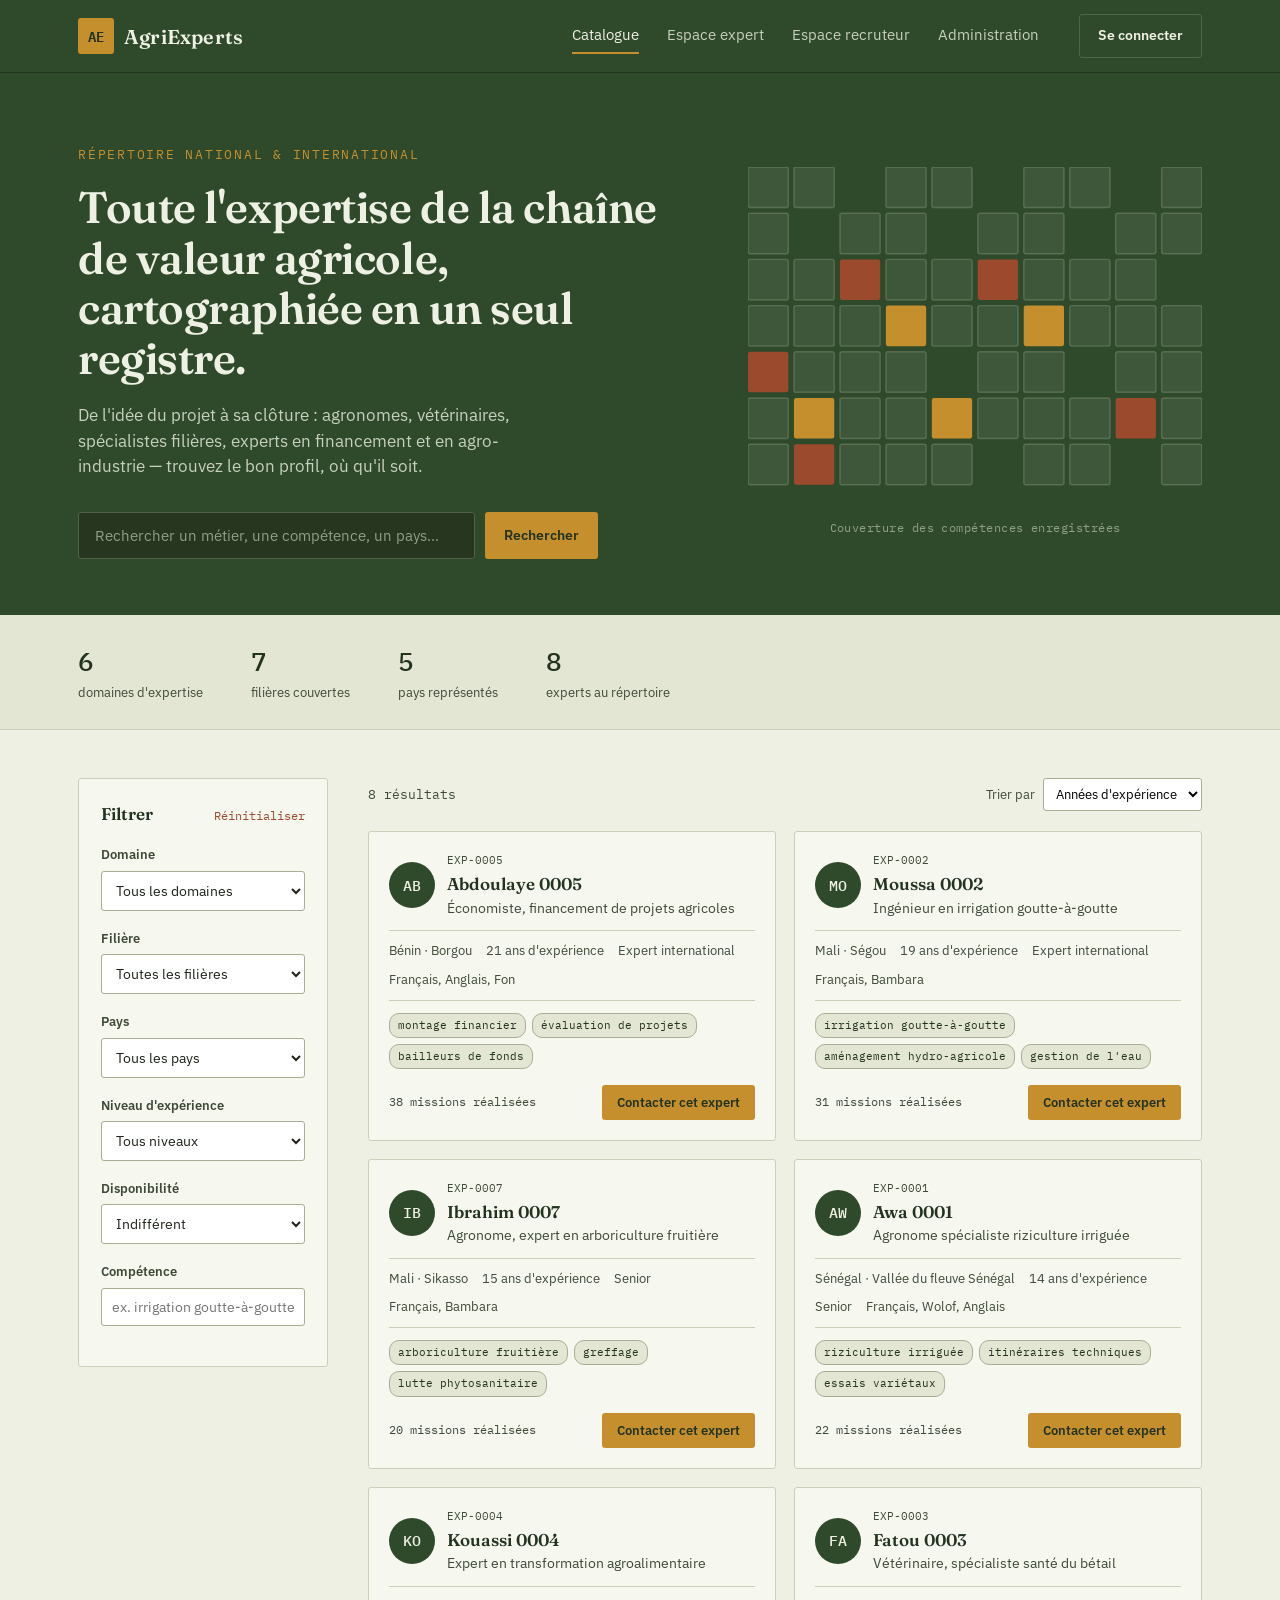
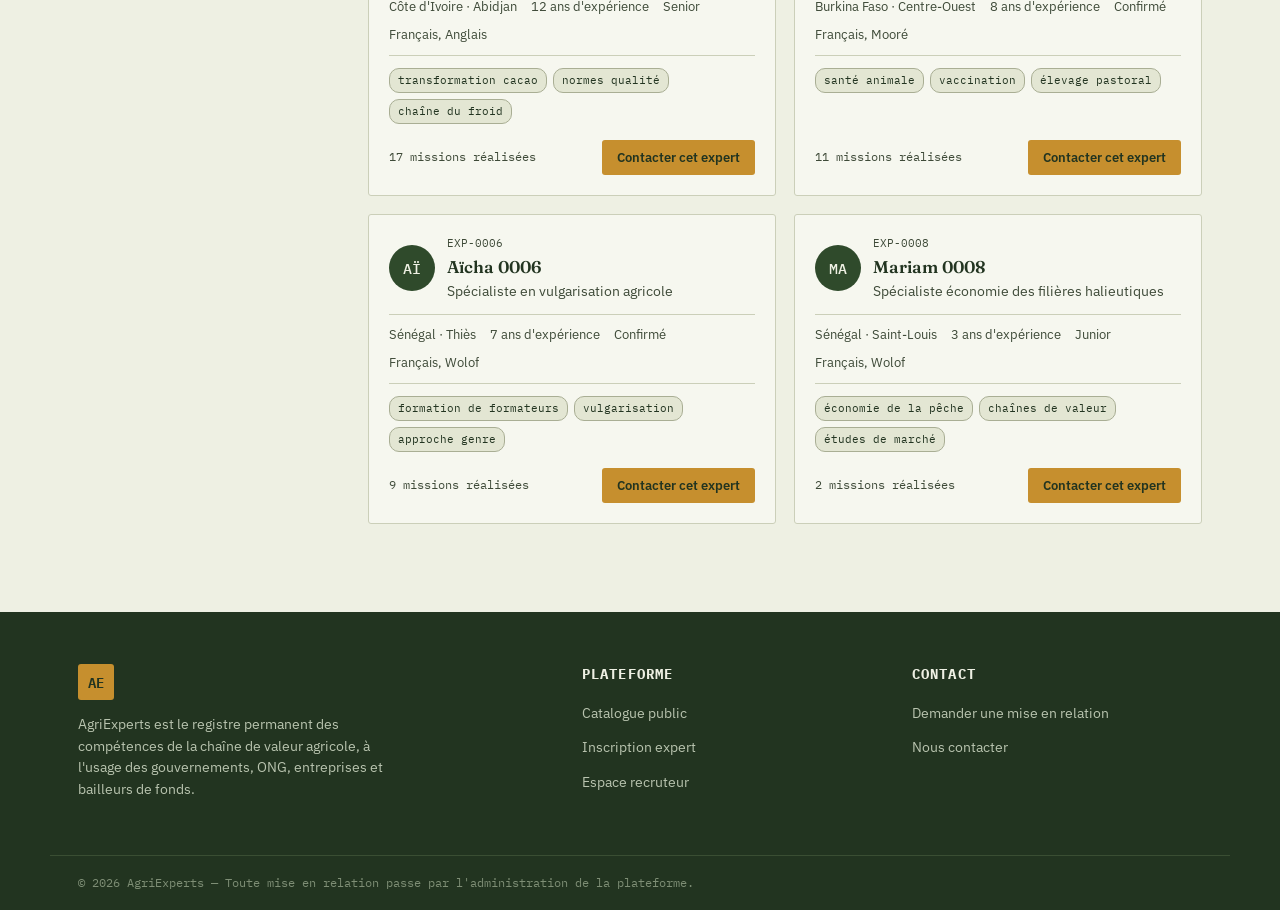
<file: index-standalone.html>
<!DOCTYPE html>
<html lang="fr">
<head>
<meta charset="UTF-8">
<meta name="viewport" content="width=device-width, initial-scale=1.0">
<title>AgriExperts — Répertoire des experts de la chaîne de valeur agricole</title>
<link rel="preconnect" href="https://fonts.googleapis.com">
<link href="https://fonts.googleapis.com/css2?family=Fraunces:opsz,wght@9..144,400;9..144,500;9..144,600;9..144,700&family=IBM+Plex+Sans:wght@400;500;600&family=IBM+Plex+Mono:wght@400;500&display=swap" rel="stylesheet">
<style>
/* ============================================
   AgriExperts — Design tokens
   ============================================ */
:root {
  --ink: #1C2318;
  --ink-soft: #3E4A38;
  --paper: #EEF0E3;
  --paper-alt: #E3E6D3;
  --paper-card: #F6F7EF;
  --forest: #2F4A2B;
  --forest-deep: #223420;
  --gold: #C68F2E;
  --gold-deep: #A87322;
  --clay: #9C4A2E;
  --line: #CBCFB9;
  --line-strong: #A9AE94;

  --font-display: "Fraunces", Georgia, serif;
  --font-body: "IBM Plex Sans", -apple-system, sans-serif;
  --font-mono: "IBM Plex Mono", "Courier New", monospace;

  --radius: 3px;
  --wrap: 1180px;
}

* { box-sizing: border-box; }

html { scroll-behavior: smooth; }

body {
  margin: 0;
  background: var(--paper);
  color: var(--ink);
  font-family: var(--font-body);
  font-size: 16px;
  line-height: 1.55;
  -webkit-font-smoothing: antialiased;
}

.wrap {
  max-width: var(--wrap);
  margin: 0 auto;
  padding: 0 28px;
}

a { color: inherit; text-decoration: none; }

h1, h2, h3 { font-family: var(--font-display); color: var(--forest-deep); margin: 0; }

:focus-visible {
  outline: 2px solid var(--gold-deep);
  outline-offset: 2px;
}

/* ============================================
   Header
   ============================================ */
.site-header {
  background: var(--forest);
  border-bottom: 1px solid var(--forest-deep);
}

.header-inner {
  display: flex;
  align-items: center;
  gap: 40px;
  height: 72px;
}

.logo {
  display: flex;
  align-items: center;
  gap: 10px;
  margin-right: auto;
}

.logo-mark {
  display: inline-flex;
  align-items: center;
  justify-content: center;
  width: 36px;
  height: 36px;
  background: var(--gold);
  color: var(--forest-deep);
  font-family: var(--font-mono);
  font-weight: 600;
  font-size: 14px;
  border-radius: var(--radius);
}

.logo-mark--footer {
  background: var(--gold);
  color: var(--forest-deep);
}

.logo-text {
  font-family: var(--font-display);
  font-weight: 600;
  font-size: 20px;
  color: var(--paper);
  letter-spacing: 0.01em;
}

.main-nav {
  display: flex;
  gap: 28px;
}

.nav-link {
  font-size: 14.5px;
  color: #C7D0BE;
  padding: 6px 0;
  border-bottom: 2px solid transparent;
  transition: color 0.15s ease, border-color 0.15s ease;
}

.nav-link:hover { color: var(--paper); }

.nav-link.is-active {
  color: var(--paper);
  border-bottom-color: var(--gold);
}

.btn {
  display: inline-flex;
  align-items: center;
  gap: 6px;
  padding: 10px 18px;
  font-family: var(--font-body);
  font-weight: 600;
  font-size: 14px;
  border-radius: var(--radius);
  border: 1px solid transparent;
  cursor: pointer;
  transition: transform 0.12s ease, background 0.15s ease, border-color 0.15s ease;
}

.btn:hover { transform: translateY(-1px); }

.btn-primary {
  background: var(--gold);
  color: var(--forest-deep);
}

.btn-primary:hover { background: var(--gold-deep); }

.btn-ghost {
  border-color: #4F6349;
  color: var(--paper);
}

.btn-ghost:hover { border-color: var(--gold); color: var(--gold); }

/* ============================================
   Hero
   ============================================ */
.hero {
  background: var(--forest);
  color: var(--paper);
  padding: 72px 0 56px;
}

.hero-inner {
  display: grid;
  grid-template-columns: 1.15fr 0.85fr;
  gap: 56px;
  align-items: center;
}

.eyebrow {
  font-family: var(--font-mono);
  font-size: 12.5px;
  text-transform: uppercase;
  letter-spacing: 0.14em;
  color: var(--gold);
  margin: 0 0 18px;
}

.hero h1 {
  color: var(--paper);
  font-size: clamp(30px, 3.6vw, 44px);
  font-weight: 600;
  line-height: 1.14;
  letter-spacing: -0.01em;
  margin-bottom: 20px;
}

.hero-lead {
  color: #C7D0BE;
  font-size: 16.5px;
  max-width: 46ch;
  margin: 0 0 32px;
}

.hero-search {
  display: flex;
  gap: 10px;
  max-width: 520px;
}

.hero-search input {
  flex: 1;
  padding: 13px 16px;
  border-radius: var(--radius);
  border: 1px solid #4F6349;
  background: #26361F;
  color: var(--paper);
  font-family: var(--font-body);
  font-size: 15px;
}

.hero-search input::placeholder { color: #90A085; }

.hero-search input:focus { border-color: var(--gold); outline: none; }

.hero-visual {
  display: flex;
  flex-direction: column;
  align-items: center;
  gap: 12px;
}

#parcel-grid {
  width: 100%;
  height: auto;
}

.visual-caption {
  font-family: var(--font-mono);
  font-size: 11.5px;
  color: #90A085;
  letter-spacing: 0.04em;
  margin: 0;
}

/* ============================================
   Stats bar
   ============================================ */
.stats-bar {
  background: var(--paper-alt);
  border-bottom: 1px solid var(--line);
}

.stats-inner {
  display: flex;
  flex-wrap: wrap;
  gap: 48px;
  padding: 26px 28px;
}

.stat {
  display: flex;
  flex-direction: column;
  gap: 2px;
}

.stat-value {
  font-family: var(--font-mono);
  font-size: 26px;
  font-weight: 500;
  color: var(--forest-deep);
}

.stat-label {
  font-size: 13px;
  color: var(--ink-soft);
}

/* ============================================
   Catalogue layout
   ============================================ */
.catalogue { padding: 48px 0 88px; }

.catalogue-inner {
  display: grid;
  grid-template-columns: 250px 1fr;
  gap: 40px;
  align-items: start;
}

/* Filters */
.filters {
  background: var(--paper-card);
  border: 1px solid var(--line);
  border-radius: var(--radius);
  padding: 22px;
  position: sticky;
  top: 20px;
}

.filters-head {
  display: flex;
  align-items: baseline;
  justify-content: space-between;
  margin-bottom: 18px;
}

.filters-head h2 {
  font-size: 17px;
  font-weight: 600;
}

.link-reset {
  background: none;
  border: none;
  color: var(--clay);
  font-family: var(--font-mono);
  font-size: 12px;
  cursor: pointer;
  padding: 0;
}

.link-reset:hover { text-decoration: underline; }

.filter-group {
  margin-bottom: 18px;
}

.filter-group label {
  display: block;
  font-size: 12.5px;
  font-weight: 600;
  color: var(--ink-soft);
  margin-bottom: 6px;
}

.filter-group select,
.filter-group input[type="text"] {
  width: 100%;
  padding: 9px 10px;
  border: 1px solid var(--line-strong);
  border-radius: var(--radius);
  background: #fff;
  font-family: var(--font-body);
  font-size: 14px;
  color: var(--ink);
}

.filter-group select:focus,
.filter-group input:focus {
  border-color: var(--forest);
  outline: none;
}

/* Results */
.results-head {
  display: flex;
  align-items: center;
  justify-content: space-between;
  margin-bottom: 20px;
}

.results-count {
  font-family: var(--font-mono);
  font-size: 13px;
  color: var(--ink-soft);
  margin: 0;
}

.sort-label {
  font-size: 13px;
  color: var(--ink-soft);
  display: flex;
  align-items: center;
  gap: 8px;
}

.sort-label select {
  padding: 6px 8px;
  border: 1px solid var(--line-strong);
  border-radius: var(--radius);
  font-family: var(--font-body);
  font-size: 13px;
  background: #fff;
}

.expert-grid {
  display: grid;
  grid-template-columns: repeat(auto-fill, minmax(270px, 1fr));
  gap: 18px;
}

.no-results {
  color: var(--ink-soft);
  font-style: italic;
  padding: 32px 0;
}

/* Expert card */
.expert-card {
  background: var(--paper-card);
  border: 1px solid var(--line);
  border-radius: var(--radius);
  padding: 20px;
  display: flex;
  flex-direction: column;
  gap: 12px;
  transition: border-color 0.15s ease, transform 0.12s ease;
}

.expert-card:hover {
  border-color: var(--gold-deep);
  transform: translateY(-2px);
}

.card-top {
  display: flex;
  align-items: center;
  gap: 12px;
}

.avatar {
  width: 46px;
  height: 46px;
  border-radius: 50%;
  background: var(--forest);
  color: var(--paper);
  font-family: var(--font-mono);
  font-weight: 500;
  font-size: 15px;
  display: flex;
  align-items: center;
  justify-content: center;
  flex-shrink: 0;
}

.card-id {
  font-family: var(--font-mono);
  font-size: 11px;
  color: var(--ink-soft);
  margin: 0 0 2px;
}

.card-name {
  font-family: var(--font-display);
  font-size: 17px;
  font-weight: 600;
  color: var(--forest-deep);
  margin: 0;
}

.card-role {
  font-size: 13.5px;
  color: var(--ink-soft);
  margin: 0;
}

.card-meta {
  display: flex;
  flex-wrap: wrap;
  gap: 8px 14px;
  font-size: 13px;
  color: var(--ink-soft);
  border-top: 1px solid var(--line);
  border-bottom: 1px solid var(--line);
  padding: 10px 0;
}

.card-meta span { display: flex; align-items: center; gap: 5px; }

.tags {
  display: flex;
  flex-wrap: wrap;
  gap: 6px;
}

.tag {
  font-family: var(--font-mono);
  font-size: 11px;
  padding: 3px 8px;
  border-radius: 10px;
  background: var(--paper-alt);
  color: var(--forest-deep);
  border: 1px solid var(--line-strong);
}

.card-bottom {
  display: flex;
  align-items: center;
  justify-content: space-between;
  margin-top: auto;
  padding-top: 4px;
}

.missions-count {
  font-family: var(--font-mono);
  font-size: 12px;
  color: var(--ink-soft);
}

.btn-contact {
  padding: 8px 14px;
  font-size: 13px;
}

/* ============================================
   Footer
   ============================================ */
.site-footer {
  background: var(--forest-deep);
  color: #B9C4AF;
  padding: 52px 0 0;
}

.footer-inner {
  display: grid;
  grid-template-columns: 1.6fr 1fr 1fr;
  gap: 40px;
  padding-bottom: 40px;
}

.footer-block h3 {
  color: var(--paper);
  font-size: 14px;
  font-family: var(--font-mono);
  text-transform: uppercase;
  letter-spacing: 0.08em;
  margin-bottom: 14px;
}

.footer-block p { font-size: 14px; max-width: 40ch; margin-top: 14px; }

.footer-block ul { list-style: none; padding: 0; margin: 0; display: flex; flex-direction: column; gap: 10px; }

.footer-block a { font-size: 14px; }
.footer-block a:hover { color: var(--gold); }

.footer-legal {
  border-top: 1px solid #3A4E33;
  padding: 18px 28px;
  font-family: var(--font-mono);
  font-size: 12px;
  color: #7E8E75;
}

/* ============================================
   Toast (notification)
   ============================================ */
.toast {
  position: fixed;
  left: 50%;
  bottom: 28px;
  transform: translateX(-50%) translateY(20px);
  max-width: 90%;
  background: var(--forest-deep);
  color: var(--paper);
  font-size: 14px;
  padding: 14px 20px;
  border-radius: var(--radius);
  border: 1px solid var(--gold);
  box-shadow: 0 8px 24px rgba(0,0,0,0.25);
  opacity: 0;
  pointer-events: none;
  transition: opacity 0.2s ease, transform 0.2s ease;
  z-index: 999;
}

.toast.is-visible {
  opacity: 1;
  transform: translateX(-50%) translateY(0);
}

/* ============================================
   Formulaire — hero secondaire
   ============================================ */
.form-hero {
  background: var(--forest);
  padding: 56px 0 40px;
}

.form-hero h1 {
  color: var(--paper);
  font-size: clamp(28px, 3.2vw, 38px);
  font-weight: 600;
  margin: 14px 0 12px;
}

.hero-lead-dark {
  color: #C7D0BE;
  font-size: 16px;
  max-width: 60ch;
  margin: 0;
}

/* ============================================
   Stepper
   ============================================ */
.wizard-section { padding: 44px 0 96px; }

.wizard-wrap { max-width: 760px; }

.stepper {
  display: flex;
  list-style: none;
  padding: 0;
  margin: 0 0 40px;
  gap: 0;
}

.stepper li {
  flex: 1;
  display: flex;
  flex-direction: column;
  align-items: center;
  gap: 8px;
  position: relative;
  font-family: var(--font-mono);
  cursor: default;
}

.stepper li::before {
  content: "";
  position: absolute;
  top: 15px;
  left: -50%;
  width: 100%;
  height: 2px;
  background: var(--line);
  z-index: 0;
}

.stepper li:first-child::before { display: none; }

.step-num {
  width: 32px;
  height: 32px;
  border-radius: 50%;
  background: var(--paper-card);
  border: 1.5px solid var(--line-strong);
  color: var(--ink-soft);
  display: flex;
  align-items: center;
  justify-content: center;
  font-size: 12.5px;
  z-index: 1;
  transition: all 0.15s ease;
}

.step-label {
  font-size: 11.5px;
  color: var(--ink-soft);
  text-transform: uppercase;
  letter-spacing: 0.06em;
}

.stepper li.is-active .step-num {
  background: var(--forest);
  border-color: var(--forest);
  color: var(--paper);
}

.stepper li.is-active .step-label { color: var(--forest-deep); font-weight: 600; }

.stepper li.is-done .step-num {
  background: var(--gold);
  border-color: var(--gold);
  color: var(--forest-deep);
}

.stepper li.is-done::before { background: var(--gold); }

/* ============================================
   Form steps
   ============================================ */
.form-step { border: none; padding: 0; margin: 0; display: none; }
.form-step.is-active { display: block; }

.form-step h2 {
  font-size: 22px;
  margin-bottom: 6px;
}

.step-intro {
  color: var(--ink-soft);
  font-size: 14px;
  margin: 0 0 26px;
}

.field-grid {
  display: grid;
  grid-template-columns: 1fr 1fr;
  gap: 18px 20px;
  margin-bottom: 22px;
}

.field { display: flex; flex-direction: column; gap: 6px; }
.field-wide { grid-column: 1 / -1; }

.field label {
  font-size: 13px;
  font-weight: 600;
  color: var(--ink-soft);
}

.field-hint {
  font-weight: 400;
  font-style: italic;
  color: #9A9A85;
}

.field input[type="text"],
.field input[type="email"],
.field input[type="tel"],
.field input[type="url"],
.field input[type="number"],
.field input[type="date"],
.field select,
.field textarea {
  padding: 11px 12px;
  border: 1px solid var(--line-strong);
  border-radius: var(--radius);
  background: #fff;
  font-family: var(--font-body);
  font-size: 14.5px;
  color: var(--ink);
  width: 100%;
}

.field textarea { resize: vertical; font-family: var(--font-body); }

.field input:focus,
.field select:focus,
.field textarea:focus {
  border-color: var(--forest);
  outline: none;
}

/* Chip choices (checkboxes styled as chips) */
.chip-choices {
  display: flex;
  flex-wrap: wrap;
  gap: 8px;
  margin-top: 4px;
}

.chip-choice {
  display: inline-flex;
  align-items: center;
  gap: 7px;
  padding: 8px 13px;
  border: 1px solid var(--line-strong);
  border-radius: 16px;
  background: #fff;
  font-size: 13.5px;
  cursor: pointer;
  user-select: none;
  transition: border-color 0.12s ease, background 0.12s ease;
}

.chip-choice input { accent-color: var(--forest); }

.chip-choice:has(input:checked) {
  background: var(--paper-alt);
  border-color: var(--forest);
  font-weight: 600;
}

.cgu-check {
  margin: 8px 0 28px;
  border-radius: var(--radius);
  width: 100%;
}

/* Tag input (compétences, régions) */
.tag-input {
  display: flex;
  flex-wrap: wrap;
  gap: 6px;
  padding: 8px;
  border: 1px solid var(--line-strong);
  border-radius: var(--radius);
  background: #fff;
}

.tag-input input {
  flex: 1;
  min-width: 160px;
  border: none;
  outline: none;
  font-family: var(--font-body);
  font-size: 14px;
  padding: 5px;
}

.tag-chip {
  display: inline-flex;
  align-items: center;
  gap: 6px;
  background: var(--paper-alt);
  border: 1px solid var(--line-strong);
  border-radius: 12px;
  padding: 5px 6px 5px 11px;
  font-family: var(--font-mono);
  font-size: 12.5px;
  color: var(--forest-deep);
}

.tag-chip button {
  background: none;
  border: none;
  cursor: pointer;
  color: var(--clay);
  font-size: 14px;
  line-height: 1;
  padding: 2px;
}

/* Dynamic rows (langues) */
.dynamic-rows { display: flex; flex-direction: column; gap: 10px; margin-bottom: 12px; }

.dynamic-row {
  display: grid;
  grid-template-columns: 1fr 1fr auto;
  gap: 10px;
  align-items: center;
}

.dynamic-row input,
.dynamic-row select {
  padding: 10px 11px;
  border: 1px solid var(--line-strong);
  border-radius: var(--radius);
  font-family: var(--font-body);
  font-size: 14px;
}

.row-remove {
  background: none;
  border: 1px solid var(--line-strong);
  border-radius: var(--radius);
  color: var(--clay);
  width: 36px;
  height: 36px;
  cursor: pointer;
  font-size: 16px;
}

.row-remove:disabled { opacity: 0.3; cursor: not-allowed; }

.btn-outline {
  background: transparent;
  border: 1px solid var(--forest);
  color: var(--forest-deep);
}

.btn-outline:hover { background: var(--paper-alt); }

.btn-small { padding: 8px 14px; font-size: 13px; }

/* File input */
.file-input {
  display: flex;
  align-items: center;
  gap: 12px;
}

.file-input input[type="file"] {
  position: absolute;
  width: 1px;
  height: 1px;
  opacity: 0;
  overflow: hidden;
}

.btn-file {
  background: var(--paper-alt);
  border: 1px solid var(--line-strong);
  color: var(--forest-deep);
  padding: 10px 16px;
  font-size: 13.5px;
  flex-shrink: 0;
}

.btn-file:hover { border-color: var(--forest); }

.file-name {
  font-size: 13px;
  color: var(--ink-soft);
  overflow: hidden;
  text-overflow: ellipsis;
  white-space: nowrap;
}

/* Step actions */
.step-actions {
  display: flex;
  justify-content: space-between;
  align-items: center;
  margin-top: 8px;
  padding-top: 24px;
  border-top: 1px solid var(--line);
}

/* Confirmation panel */
.confirmation {
  text-align: center;
  padding: 60px 20px;
  background: var(--paper-card);
  border: 1px solid var(--line);
  border-radius: var(--radius);
}

.confirmation-mark {
  width: 56px;
  height: 56px;
  border-radius: 50%;
  background: var(--gold);
  color: var(--forest-deep);
  font-size: 26px;
  display: flex;
  align-items: center;
  justify-content: center;
  margin: 0 auto 20px;
}

.confirmation h2 { margin-bottom: 10px; }
.confirmation p { color: var(--ink-soft); max-width: 46ch; margin: 0 auto 8px; }
.confirmation-note { font-family: var(--font-mono); font-size: 12px; margin-bottom: 24px !important; }
.confirmation .btn { margin-top: 12px; }

/* ============================================
   Espace recruteur — Auth gate
   ============================================ */
.auth-gate {
  display: flex;
  justify-content: center;
  padding: 20px 0 40px;
}

.auth-card {
  max-width: 440px;
  width: 100%;
  background: var(--paper-card);
  border: 1px solid var(--line);
  border-radius: var(--radius);
  padding: 32px;
}

.auth-card h2 { margin-bottom: 8px; font-size: 22px; }
.auth-card p { color: var(--ink-soft); font-size: 14px; margin: 0 0 20px; }
.auth-card form { display: flex; flex-direction: column; gap: 16px; }
.auth-note {
  font-family: var(--font-mono);
  font-size: 11.5px !important;
  color: #9A9A85;
  margin-top: 16px !important;
}

/* ============================================
   Dashboard header
   ============================================ */
.dashboard-header {
  display: flex;
  align-items: center;
  justify-content: space-between;
  margin-bottom: 24px;
  flex-wrap: wrap;
  gap: 12px;
}

.dashboard-org {
  font-family: var(--font-display);
  font-size: 19px;
  font-weight: 600;
  color: var(--forest-deep);
}

/* ============================================
   Tabs
   ============================================ */
.tabs {
  display: flex;
  gap: 4px;
  border-bottom: 1px solid var(--line);
  margin-bottom: 28px;
  overflow-x: auto;
}

.tab {
  background: none;
  border: none;
  padding: 12px 16px;
  font-family: var(--font-body);
  font-weight: 600;
  font-size: 14px;
  color: var(--ink-soft);
  cursor: pointer;
  border-bottom: 2px solid transparent;
  white-space: nowrap;
}

.tab:hover { color: var(--forest-deep); }

.tab.is-active {
  color: var(--forest-deep);
  border-bottom-color: var(--gold);
}

.tab-count {
  display: inline-block;
  background: var(--paper-alt);
  border: 1px solid var(--line-strong);
  border-radius: 10px;
  font-family: var(--font-mono);
  font-size: 11px;
  padding: 1px 7px;
  margin-left: 4px;
}

.tab-panel { display: none; }
.tab-panel.is-active { display: block; }

/* ============================================
   Recherche recruteur
   ============================================ */
.search-row {
  display: flex;
  gap: 10px;
  flex-wrap: wrap;
}

.search-row input {
  flex: 1;
  min-width: 220px;
  padding: 11px 14px;
  border: 1px solid var(--line-strong);
  border-radius: var(--radius);
  font-family: var(--font-body);
  font-size: 14.5px;
}

.search-row select {
  padding: 11px 12px;
  border: 1px solid var(--line-strong);
  border-radius: var(--radius);
  font-family: var(--font-body);
  font-size: 14px;
  background: #fff;
}

.info-banner {
  margin-top: 22px;
  padding: 12px 16px;
  background: var(--paper-alt);
  border-left: 3px solid var(--gold);
  border-radius: var(--radius);
  font-size: 13.5px;
  color: var(--ink-soft);
}

.btn-shortlist {
  padding: 8px 14px;
  font-size: 13px;
  background: var(--paper-alt);
  border: 1px solid var(--forest);
  color: var(--forest-deep);
}

.btn-shortlist.is-added {
  background: var(--forest);
  color: var(--paper);
  border-color: var(--forest);
}

/* ============================================
   Badge de correspondance (matching automatique)
   ============================================ */
.match-badge {
  font-family: var(--font-mono);
  font-size: 13px;
  font-weight: 600;
  padding: 5px 10px;
  border-radius: 12px;
  flex-shrink: 0;
  align-self: flex-start;
}

.match-badge.match-high { background: #E9EFE6; color: var(--forest); border: 1px solid var(--forest); }
.match-badge.match-mid { background: #FBF3E1; color: var(--gold-deep); border: 1px solid var(--gold-deep); }
.match-badge.match-low { background: var(--paper-alt); color: var(--ink-soft); border: 1px solid var(--line-strong); }

/* ============================================
   Missions list
   ============================================ */
.missions-list { display: flex; flex-direction: column; gap: 14px; }

.mission-card {
  background: var(--paper-card);
  border: 1px solid var(--line);
  border-radius: var(--radius);
  padding: 18px 20px;
  display: flex;
  justify-content: space-between;
  align-items: flex-start;
  gap: 16px;
  flex-wrap: wrap;
}

.mission-card h3 {
  font-size: 16.5px;
  margin-bottom: 6px;
}

.mission-meta {
  font-family: var(--font-mono);
  font-size: 12px;
  color: var(--ink-soft);
  display: flex;
  gap: 14px;
  flex-wrap: wrap;
}

.mission-status {
  font-family: var(--font-mono);
  font-size: 11px;
  padding: 4px 10px;
  border-radius: 10px;
  background: var(--paper-alt);
  color: var(--forest-deep);
  border: 1px solid var(--line-strong);
  white-space: nowrap;
}

/* ============================================
   Short-list
   ============================================ */
.shortlist-actions {
  margin-top: 32px;
  padding: 22px;
  background: var(--paper-alt);
  border-radius: var(--radius);
  border: 1px solid var(--line-strong);
}

.shortlist-actions h3 { margin-bottom: 6px; }
.shortlist-actions .field { margin: 16px 0; max-width: 420px; }

/* ============================================
   Modale contact admin
   ============================================ */
.modal-overlay {
  position: fixed;
  inset: 0;
  background: rgba(28, 35, 24, 0.55);
  display: flex;
  align-items: center;
  justify-content: center;
  padding: 20px;
  z-index: 1000;
}

.modal-overlay[hidden] {
  display: none;
}

.modal-box {
  background: #fff;
  border-radius: var(--radius);
  padding: 32px;
  max-width: 460px;
  width: 100%;
  position: relative;
}

.modal-box h2 { font-size: 20px; margin-bottom: 8px; }
.modal-box form { display: flex; flex-direction: column; gap: 14px; margin-top: 16px; }

.modal-close {
  position: absolute;
  top: 14px;
  right: 14px;
  background: none;
  border: none;
  font-size: 22px;
  cursor: pointer;
  color: var(--ink-soft);
  line-height: 1;
}

/* ============================================
   Administration — stats
   ============================================ */
.stats-grid {
  display: grid;
  grid-template-columns: repeat(auto-fit, minmax(180px, 1fr));
  gap: 14px;
  margin-bottom: 32px;
}

.stats-grid .stat {
  background: var(--paper-card);
  border: 1px solid var(--line);
  border-radius: var(--radius);
  padding: 16px 18px;
}

/* ============================================
   Tables admin
   ============================================ */
.admin-table {
  width: 100%;
  border-collapse: collapse;
  font-size: 14px;
}

.admin-table th {
  text-align: left;
  font-family: var(--font-mono);
  font-size: 11.5px;
  text-transform: uppercase;
  letter-spacing: 0.05em;
  color: var(--ink-soft);
  padding: 10px 12px;
  border-bottom: 1px solid var(--line-strong);
}

.admin-table td {
  padding: 12px;
  border-bottom: 1px solid var(--line);
  vertical-align: middle;
}

.admin-table tr:last-child td { border-bottom: none; }

.status-pill {
  font-family: var(--font-mono);
  font-size: 11px;
  padding: 3px 10px;
  border-radius: 10px;
  border: 1px solid var(--line-strong);
  background: var(--paper-alt);
  color: var(--forest-deep);
  white-space: nowrap;
}

.status-pill.is-due { border-color: var(--gold-deep); color: var(--gold-deep); background: #FBF3E1; }
.status-pill.is-paid { border-color: var(--forest); color: var(--forest); background: #E9EFE6; }
.status-pill.is-pending { border-color: var(--clay); color: var(--clay); background: #F5E9E3; }

.table-actions { display: flex; gap: 8px; flex-wrap: wrap; }

.btn-tiny { padding: 6px 12px; font-size: 12.5px; }
.btn-danger { background: transparent; border: 1px solid var(--clay); color: var(--clay); }
.btn-danger:hover { background: #F5E9E3; }

/* ============================================
   Mises en relation
   ============================================ */
.relation-card {
  background: var(--paper-card);
  border: 1px solid var(--line);
  border-radius: var(--radius);
  padding: 18px 20px;
  margin-bottom: 14px;
}

.relation-head {
  display: flex;
  justify-content: space-between;
  align-items: flex-start;
  gap: 12px;
  flex-wrap: wrap;
  margin-bottom: 10px;
}

.relation-experts {
  font-size: 13.5px;
  color: var(--ink-soft);
  margin-bottom: 12px;
}

/* ============================================
   Taxonomies
   ============================================ */
.taxo-grid {
  display: grid;
  grid-template-columns: 1fr 1fr;
  gap: 32px;
}

.taxo-block h3 { font-size: 15px; margin-bottom: 12px; }

.taxo-add { display: flex; gap: 8px; margin-top: 14px; }

.taxo-add input {
  flex: 1;
  padding: 9px 11px;
  border: 1px solid var(--line-strong);
  border-radius: var(--radius);
  font-family: var(--font-body);
  font-size: 13.5px;
}

/* ============================================
   Commission summary
   ============================================ */
.commission-summary {
  display: flex;
  gap: 40px;
  margin-bottom: 24px;
  flex-wrap: wrap;
}

.commission-summary > div { display: flex; flex-direction: column; gap: 2px; }

.export-buttons { display: flex; gap: 12px; flex-wrap: wrap; }

/* ============================================
   Responsive
   ============================================ */
@media (max-width: 900px) {
  .hero-inner { grid-template-columns: 1fr; }
  .hero-visual { order: -1; max-width: 320px; margin: 0 auto; }
  .catalogue-inner { grid-template-columns: 1fr; }
  .filters { position: static; }
  .main-nav { display: none; }
  .footer-inner { grid-template-columns: 1fr; }
  .field-grid { grid-template-columns: 1fr; }
  .dynamic-row { grid-template-columns: 1fr; }
  .step-label { display: none; }
  .taxo-grid { grid-template-columns: 1fr; }
  .admin-table { font-size: 12.5px; }
  .admin-table th, .admin-table td { padding: 8px; }
}

</style>
</head>
<body>

<header class="site-header">
  <div class="wrap header-inner">
    <a href="index-standalone.html" class="logo">
      <span class="logo-mark">AE</span>
      <span class="logo-text">AgriExperts</span>
    </a>
    <nav class="main-nav">
      <a href="index-standalone.html" class="nav-link is-active">Catalogue</a>
      <a href="inscription-standalone.html" class="nav-link">Espace expert</a>
      <a href="recruteur-standalone.html" class="nav-link">Espace recruteur</a>
      <a href="admin-standalone.html" class="nav-link">Administration</a>
    </nav>
    <a href="#" class="btn btn-ghost">Se connecter</a>
  </div>
</header>

<main>

  <section class="hero">
    <div class="wrap hero-inner">
      <div class="hero-copy">
        <p class="eyebrow">Répertoire national &amp; international</p>
        <h1>Toute l'expertise de la chaîne de valeur agricole, cartographiée en un seul registre.</h1>
        <p class="hero-lead">De l'idée du projet à sa clôture : agronomes, vétérinaires, spécialistes filières, experts en financement et en agro-industrie — trouvez le bon profil, où qu'il soit.</p>
        <form class="hero-search" id="hero-search-form">
          <input type="text" id="quick-search" placeholder="Rechercher un métier, une compétence, un pays…" autocomplete="off">
          <button type="submit" class="btn btn-primary">Rechercher</button>
        </form>
      </div>
      <div class="hero-visual" aria-hidden="true">
        <svg id="parcel-grid" viewBox="0 0 320 240" xmlns="http://www.w3.org/2000/svg"></svg>
        <p class="visual-caption">Couverture des compétences enregistrées</p>
      </div>
    </div>
  </section>

  <section class="stats-bar">
    <div class="wrap stats-inner">
      <div class="stat">
        <span class="stat-value">6</span>
        <span class="stat-label">domaines d'expertise</span>
      </div>
      <div class="stat">
        <span class="stat-value">7</span>
        <span class="stat-label">filières couvertes</span>
      </div>
      <div class="stat">
        <span class="stat-value">5</span>
        <span class="stat-label">pays représentés</span>
      </div>
      <div class="stat">
        <span class="stat-value" id="stat-experts">—</span>
        <span class="stat-label">experts au répertoire</span>
      </div>
    </div>
  </section>

  <section class="catalogue" id="catalogue">
    <div class="wrap catalogue-inner">

      <aside class="filters" aria-label="Filtres de recherche">
        <div class="filters-head">
          <h2>Filtrer</h2>
          <button type="button" id="reset-filters" class="link-reset">Réinitialiser</button>
        </div>

        <div class="filter-group">
          <label for="f-domaine">Domaine</label>
          <select id="f-domaine">
            <option value="">Tous les domaines</option>
          </select>
        </div>

        <div class="filter-group">
          <label for="f-filiere">Filière</label>
          <select id="f-filiere">
            <option value="">Toutes les filières</option>
          </select>
        </div>

        <div class="filter-group">
          <label for="f-pays">Pays</label>
          <select id="f-pays">
            <option value="">Tous les pays</option>
          </select>
        </div>

        <div class="filter-group">
          <label for="f-niveau">Niveau d'expérience</label>
          <select id="f-niveau">
            <option value="">Tous niveaux</option>
          </select>
        </div>

        <div class="filter-group">
          <label for="f-dispo">Disponibilité</label>
          <select id="f-dispo">
            <option value="">Indifférent</option>
          </select>
        </div>

        <div class="filter-group">
          <label for="f-competence">Compétence</label>
          <input type="text" id="f-competence" placeholder="ex. irrigation goutte-à-goutte">
        </div>
      </aside>

      <div class="results">
        <div class="results-head">
          <p id="results-count" class="results-count">— résultats</p>
          <label class="sort-label">
            Trier par
            <select id="sort-by">
              <option value="experience">Années d'expérience</option>
              <option value="missions">Nombre de missions</option>
              <option value="nom">Nom</option>
            </select>
          </label>
        </div>

        <div id="expert-grid" class="expert-grid"></div>

        <p id="no-results" class="no-results" hidden>Aucun expert ne correspond à ces critères. Essayez d'élargir votre recherche.</p>
      </div>

    </div>
  </section>

</main>

<footer class="site-footer">
  <div class="wrap footer-inner">
    <div class="footer-block">
      <span class="logo-mark logo-mark--footer">AE</span>
      <p>AgriExperts est le registre permanent des compétences de la chaîne de valeur agricole, à l'usage des gouvernements, ONG, entreprises et bailleurs de fonds.</p>
    </div>
    <div class="footer-block">
      <h3>Plateforme</h3>
      <ul>
        <li><a href="#">Catalogue public</a></li>
        <li><a href="#">Inscription expert</a></li>
        <li><a href="recruteur-standalone.html">Espace recruteur</a></li>
      </ul>
    </div>
    <div class="footer-block">
      <h3>Contact</h3>
      <ul>
        <li><a href="#">Demander une mise en relation</a></li>
        <li><a href="#">Nous contacter</a></li>
      </ul>
    </div>
  </div>
  <div class="wrap footer-legal">© 2026 AgriExperts — Toute mise en relation passe par l'administration de la plateforme.</div>
</footer>

<script>
/* ============================================
   Utilitaires partagés entre toutes les pages
   ============================================ */

function debounce(fn, delay) {
  let timer;
  return (...args) => {
    clearTimeout(timer);
    timer = setTimeout(() => fn(...args), delay);
  };
}

/* Notification simple intégrée à la page (remplace alert()) */
function afficherToast(message) {
  let toast = document.getElementById("toast");
  if (!toast) {
    toast = document.createElement("div");
    toast.id = "toast";
    toast.className = "toast";
    document.body.appendChild(toast);
  }
  toast.textContent = message;
  toast.classList.add("is-visible");
  clearTimeout(toast._timer);
  toast._timer = setTimeout(() => toast.classList.remove("is-visible"), 4500);
}

</script>
<script>
/* ============================================
   Données de démonstration.
   À terme, ce fichier sera remplacé par un appel
   à Supabase (table "experts"). La structure des
   objets ci-dessous correspond déjà aux colonnes
   prévues dans le cahier des charges.
   ============================================ */

const TAXONOMIES = {
  domaines: [
    "Agronomie & Production végétale",
    "Élevage & Santé animale",
    "Agro-industrie & Transformation",
    "Irrigation & Génie rural",
    "Économie agricole & Financement",
    "Formation & Vulgarisation"
  ],
  filieres: [
    "Riz", "Coton", "Élevage", "Pêche", "Maraîchage", "Arboriculture", "Agro-industrie"
  ],
  pays: [
    "Sénégal", "Côte d'Ivoire", "Mali", "Burkina Faso", "Bénin"
  ],
  niveaux: [
    "Junior", "Confirmé", "Senior", "Expert international"
  ],
  disponibilites: [
    "Disponible", "En mission", "Indisponible"
  ]
};

const EXPERTS = [
  {
    id: "EXP-0001",
    prenom: "Awa",
    domaine: "Agronomie & Production végétale",
    filiere: "Riz",
    fonction: "Agronome spécialiste riziculture irriguée",
    niveau: "Senior",
    experience: 14,
    pays: "Sénégal",
    region: "Vallée du fleuve Sénégal",
    langues: ["Français", "Wolof", "Anglais"],
    competences: ["riziculture irriguée", "itinéraires techniques", "essais variétaux"],
    missions: 22,
    disponibilite: "Disponible"
  },
  {
    id: "EXP-0002",
    prenom: "Moussa",
    domaine: "Irrigation & Génie rural",
    filiere: "Maraîchage",
    fonction: "Ingénieur en irrigation goutte-à-goutte",
    niveau: "Expert international",
    experience: 19,
    pays: "Mali",
    region: "Ségou",
    langues: ["Français", "Bambara"],
    competences: ["irrigation goutte-à-goutte", "aménagement hydro-agricole", "gestion de l'eau"],
    missions: 31,
    disponibilite: "En mission"
  },
  {
    id: "EXP-0003",
    prenom: "Fatou",
    domaine: "Élevage & Santé animale",
    filiere: "Élevage",
    fonction: "Vétérinaire, spécialiste santé du bétail",
    niveau: "Confirmé",
    experience: 8,
    pays: "Burkina Faso",
    region: "Centre-Ouest",
    langues: ["Français", "Mooré"],
    competences: ["santé animale", "vaccination", "élevage pastoral"],
    missions: 11,
    disponibilite: "Disponible"
  },
  {
    id: "EXP-0004",
    prenom: "Kouassi",
    domaine: "Agro-industrie & Transformation",
    filiere: "Agro-industrie",
    fonction: "Expert en transformation agroalimentaire",
    niveau: "Senior",
    experience: 12,
    pays: "Côte d'Ivoire",
    region: "Abidjan",
    langues: ["Français", "Anglais"],
    competences: ["transformation cacao", "normes qualité", "chaîne du froid"],
    missions: 17,
    disponibilite: "Disponible"
  },
  {
    id: "EXP-0005",
    prenom: "Abdoulaye",
    domaine: "Économie agricole & Financement",
    filiere: "Coton",
    fonction: "Économiste, financement de projets agricoles",
    niveau: "Expert international",
    experience: 21,
    pays: "Bénin",
    region: "Borgou",
    langues: ["Français", "Anglais", "Fon"],
    competences: ["montage financier", "évaluation de projets", "bailleurs de fonds"],
    missions: 38,
    disponibilite: "Indisponible"
  },
  {
    id: "EXP-0006",
    prenom: "Aïcha",
    domaine: "Formation & Vulgarisation",
    filiere: "Maraîchage",
    fonction: "Spécialiste en vulgarisation agricole",
    niveau: "Confirmé",
    experience: 7,
    pays: "Sénégal",
    region: "Thiès",
    langues: ["Français", "Wolof"],
    competences: ["formation de formateurs", "vulgarisation", "approche genre"],
    missions: 9,
    disponibilite: "Disponible"
  },
  {
    id: "EXP-0007",
    prenom: "Ibrahim",
    domaine: "Agronomie & Production végétale",
    filiere: "Arboriculture",
    fonction: "Agronome, expert en arboriculture fruitière",
    niveau: "Senior",
    experience: 15,
    pays: "Mali",
    region: "Sikasso",
    langues: ["Français", "Bambara"],
    competences: ["arboriculture fruitière", "greffage", "lutte phytosanitaire"],
    missions: 20,
    disponibilite: "En mission"
  },
  {
    id: "EXP-0008",
    prenom: "Mariam",
    domaine: "Économie agricole & Financement",
    filiere: "Pêche",
    fonction: "Spécialiste économie des filières halieutiques",
    niveau: "Junior",
    experience: 3,
    pays: "Sénégal",
    region: "Saint-Louis",
    langues: ["Français", "Wolof"],
    competences: ["économie de la pêche", "chaînes de valeur", "études de marché"],
    missions: 2,
    disponibilite: "Disponible"
  }
];

</script>
<script>
/* ============================================
   AgriExperts — Catalogue public (Espace 1)

   Ce fichier lit pour l'instant le tableau EXPERTS
   défini dans data.js. Quand Supabase sera branché,
   il suffira de remplacer getExperts() par un appel
   supabaseClient.from('experts').select(...).
   ============================================ */

function getExperts() {
  return EXPERTS;
}

/* ---------- Remplissage des filtres à partir des taxonomies ---------- */
function fillSelect(id, values) {
  const select = document.getElementById(id);
  values.forEach((v) => {
    const opt = document.createElement("option");
    opt.value = v;
    opt.textContent = v;
    select.appendChild(opt);
  });
}

fillSelect("f-domaine", TAXONOMIES.domaines);
fillSelect("f-filiere", TAXONOMIES.filieres);
fillSelect("f-pays", TAXONOMIES.pays);
fillSelect("f-niveau", TAXONOMIES.niveaux);
fillSelect("f-dispo", TAXONOMIES.disponibilites);

/* ---------- Initiales pour l'avatar (aucune photo réelle affichée publiquement) ---------- */
function initialesDe(expert) {
  return expert.prenom.slice(0, 2).toUpperCase();
}

/* ---------- Construction d'une carte expert (fiche anonymisée) ---------- */
function carteExpert(expert) {
  const tags = expert.competences
    .slice(0, 3)
    .map((c) => `<span class="tag">${c}</span>`)
    .join("");

  return `
    <article class="expert-card" data-id="${expert.id}">
      <div class="card-top">
        <div class="avatar">${initialesDe(expert)}</div>
        <div>
          <p class="card-id">${expert.id}</p>
          <h3 class="card-name">${expert.prenom} ${expert.id.split("-")[1]}</h3>
          <p class="card-role">${expert.fonction}</p>
        </div>
      </div>
      <div class="card-meta">
        <span>${expert.pays} · ${expert.region}</span>
        <span>${expert.experience} ans d'expérience</span>
        <span>${expert.niveau}</span>
        <span>${expert.langues.join(", ")}</span>
      </div>
      <div class="tags">${tags}</div>
      <div class="card-bottom">
        <span class="missions-count">${expert.missions} missions réalisées</span>
        <button type="button" class="btn btn-primary btn-contact" data-contact="${expert.id}">
          Contacter cet expert
        </button>
      </div>
    </article>
  `;
}

/* ---------- Application des filtres ---------- */
function filtresActifs() {
  return {
    texte: document.getElementById("quick-search").value.trim().toLowerCase(),
    domaine: document.getElementById("f-domaine").value,
    filiere: document.getElementById("f-filiere").value,
    pays: document.getElementById("f-pays").value,
    niveau: document.getElementById("f-niveau").value,
    dispo: document.getElementById("f-dispo").value,
    competence: document.getElementById("f-competence").value.trim().toLowerCase()
  };
}

function correspond(expert, f) {
  if (f.domaine && expert.domaine !== f.domaine) return false;
  if (f.filiere && expert.filiere !== f.filiere) return false;
  if (f.pays && expert.pays !== f.pays) return false;
  if (f.niveau && expert.niveau !== f.niveau) return false;
  if (f.dispo && expert.disponibilite !== f.dispo) return false;

  if (f.competence) {
    const dans = expert.competences.some((c) => c.toLowerCase().includes(f.competence));
    if (!dans) return false;
  }

  if (f.texte) {
    const champ = [
      expert.fonction,
      expert.domaine,
      expert.filiere,
      expert.pays,
      expert.region,
      ...expert.competences
    ].join(" ").toLowerCase();
    if (!champ.includes(f.texte)) return false;
  }

  return true;
}

function trier(liste, critere) {
  const copie = [...liste];
  if (critere === "experience") copie.sort((a, b) => b.experience - a.experience);
  if (critere === "missions") copie.sort((a, b) => b.missions - a.missions);
  if (critere === "nom") copie.sort((a, b) => a.prenom.localeCompare(b.prenom));
  return copie;
}

/* ---------- Rendu principal ---------- */
function rendre() {
  const f = filtresActifs();
  const critere = document.getElementById("sort-by").value;

  let resultats = getExperts().filter((e) => correspond(e, f));
  resultats = trier(resultats, critere);

  const grille = document.getElementById("expert-grid");
  const compteur = document.getElementById("results-count");
  const vide = document.getElementById("no-results");

  compteur.textContent = `${resultats.length} résultat${resultats.length > 1 ? "s" : ""}`;

  if (resultats.length === 0) {
    grille.innerHTML = "";
    vide.hidden = false;
  } else {
    vide.hidden = true;
    grille.innerHTML = resultats.map(carteExpert).join("");
  }
}

/* ---------- Écouteurs d'événements ---------- */
["f-domaine", "f-filiere", "f-pays", "f-niveau", "f-dispo", "sort-by"].forEach((id) => {
  document.getElementById(id).addEventListener("change", rendre);
});

document.getElementById("f-competence").addEventListener("input", debounce(rendre, 200));
document.getElementById("quick-search").addEventListener("input", debounce(rendre, 200));

document.getElementById("hero-search-form").addEventListener("submit", (e) => {
  e.preventDefault();
  document.getElementById("catalogue").scrollIntoView({ behavior: "smooth" });
  rendre();
});

document.getElementById("reset-filters").addEventListener("click", () => {
  ["f-domaine", "f-filiere", "f-pays", "f-niveau", "f-dispo"].forEach((id) => {
    document.getElementById(id).value = "";
  });
  document.getElementById("f-competence").value = "";
  document.getElementById("quick-search").value = "";
  rendre();
});

document.getElementById("expert-grid").addEventListener("click", (e) => {
  const btn = e.target.closest("[data-contact]");
  if (!btn) return;
  const id = btn.dataset.contact;
  // Étape suivante : cette action enverra une demande à l'administrateur
  // (table "mise_en_relation") au lieu d'afficher les coordonnées.
  afficherToast(
    `Demande transmise à l'administrateur pour l'expert ${id}. ` +
    `(Démonstration — sera connectée à Supabase à l'étape suivante.)`
  );
});

/* ---------- Grille "parcelles" (élément visuel signature du hero) ---------- */
function dessinerGrilleParcelles() {
  const svg = document.getElementById("parcel-grid");
  const cols = 10;
  const rows = 7;
  const gap = 4;
  const cellW = (320 - gap * (cols - 1)) / cols;
  const cellH = (224 - gap * (rows - 1)) / rows;

  // Cellules "remplies" pour représenter les compétences déjà couvertes
  const remplies = new Set([
    2, 5, 8, 11, 14, 17, 22, 25, 29, 33, 36, 40, 44, 47, 51,
    54, 58, 61, 65, 68
  ]);
  const couleurs = ["var(--gold)", "var(--clay)", "var(--forest)"];

  let svgContent = "";
  for (let r = 0; r < rows; r++) {
    for (let c = 0; c < cols; c++) {
      const i = r * cols + c;
      const x = c * (cellW + gap);
      const y = r * (cellH + gap);
      const rempli = remplies.has(i);
      const fill = rempli ? couleurs[i % couleurs.length] : "rgba(238,240,227,0.08)";
      const stroke = rempli ? "none" : "rgba(238,240,227,0.18)";
      svgContent += `<rect x="${x}" y="${y}" width="${cellW}" height="${cellH}" rx="1.5" fill="${fill}" stroke="${stroke}" stroke-width="1"></rect>`;
    }
  }
  svg.innerHTML = svgContent;
}

dessinerGrilleParcelles();

/* ---------- Compteur de stats (nombre d'experts réel du jeu de données) ---------- */
document.getElementById("stat-experts").textContent = getExperts().length;

/* ---------- Premier rendu ---------- */
rendre();

</script>
</body>
</html>
</file>
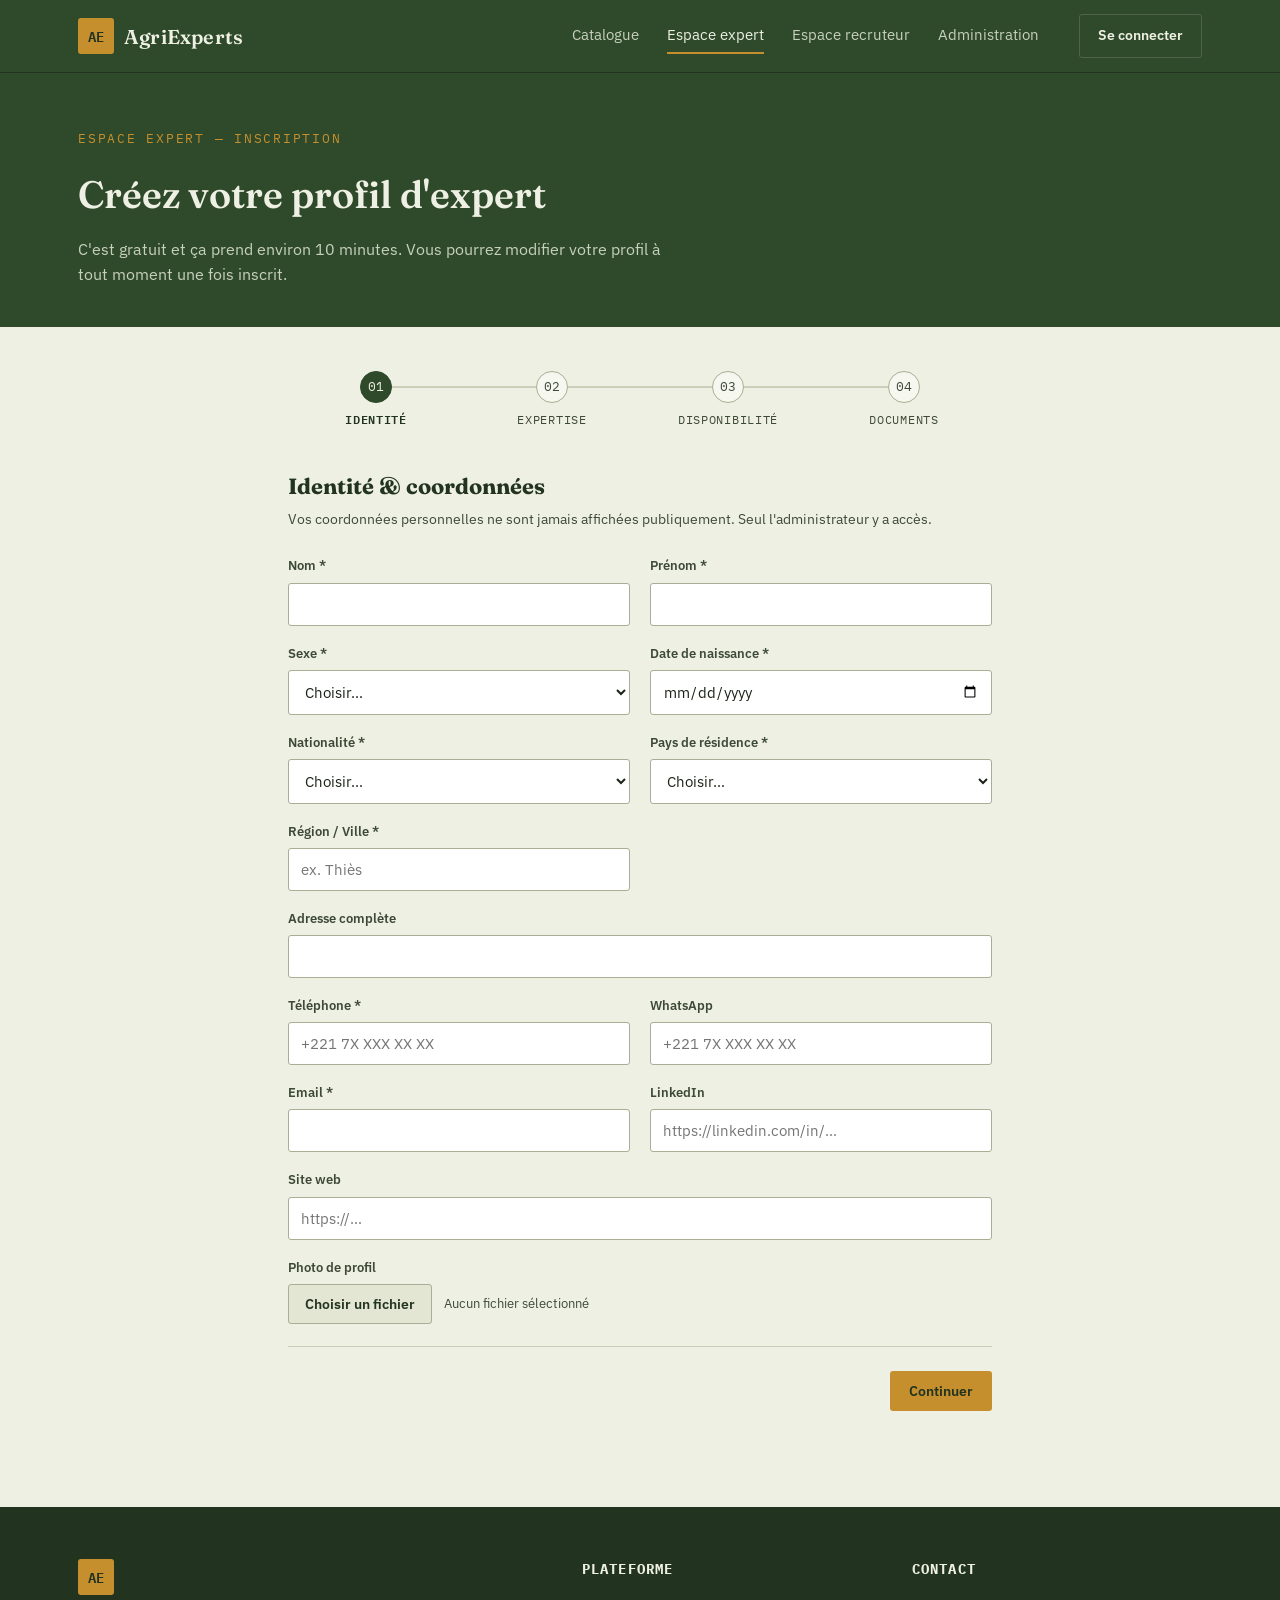
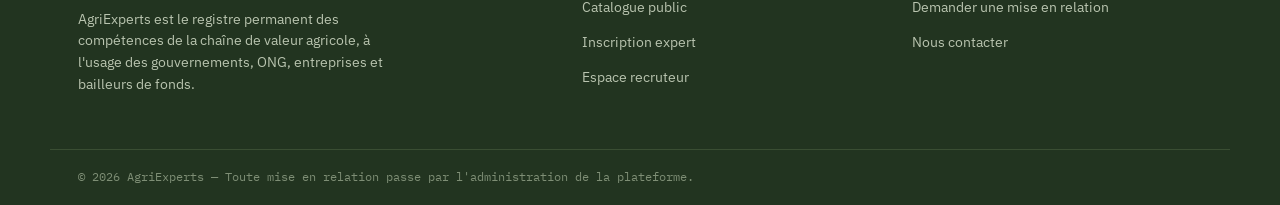
<file: inscription-standalone.html>
<!DOCTYPE html>
<html lang="fr">
<head>
<meta charset="UTF-8">
<meta name="viewport" content="width=device-width, initial-scale=1.0">
<title>Inscription expert — AgriExperts</title>
<link rel="preconnect" href="https://fonts.googleapis.com">
<link href="https://fonts.googleapis.com/css2?family=Fraunces:opsz,wght@9..144,400;9..144,500;9..144,600;9..144,700&family=IBM+Plex+Sans:wght@400;500;600&family=IBM+Plex+Mono:wght@400;500&display=swap" rel="stylesheet">
<style>
/* ============================================
   AgriExperts — Design tokens
   ============================================ */
:root {
  --ink: #1C2318;
  --ink-soft: #3E4A38;
  --paper: #EEF0E3;
  --paper-alt: #E3E6D3;
  --paper-card: #F6F7EF;
  --forest: #2F4A2B;
  --forest-deep: #223420;
  --gold: #C68F2E;
  --gold-deep: #A87322;
  --clay: #9C4A2E;
  --line: #CBCFB9;
  --line-strong: #A9AE94;

  --font-display: "Fraunces", Georgia, serif;
  --font-body: "IBM Plex Sans", -apple-system, sans-serif;
  --font-mono: "IBM Plex Mono", "Courier New", monospace;

  --radius: 3px;
  --wrap: 1180px;
}

* { box-sizing: border-box; }

html { scroll-behavior: smooth; }

body {
  margin: 0;
  background: var(--paper);
  color: var(--ink);
  font-family: var(--font-body);
  font-size: 16px;
  line-height: 1.55;
  -webkit-font-smoothing: antialiased;
}

.wrap {
  max-width: var(--wrap);
  margin: 0 auto;
  padding: 0 28px;
}

a { color: inherit; text-decoration: none; }

h1, h2, h3 { font-family: var(--font-display); color: var(--forest-deep); margin: 0; }

:focus-visible {
  outline: 2px solid var(--gold-deep);
  outline-offset: 2px;
}

/* ============================================
   Header
   ============================================ */
.site-header {
  background: var(--forest);
  border-bottom: 1px solid var(--forest-deep);
}

.header-inner {
  display: flex;
  align-items: center;
  gap: 40px;
  height: 72px;
}

.logo {
  display: flex;
  align-items: center;
  gap: 10px;
  margin-right: auto;
}

.logo-mark {
  display: inline-flex;
  align-items: center;
  justify-content: center;
  width: 36px;
  height: 36px;
  background: var(--gold);
  color: var(--forest-deep);
  font-family: var(--font-mono);
  font-weight: 600;
  font-size: 14px;
  border-radius: var(--radius);
}

.logo-mark--footer {
  background: var(--gold);
  color: var(--forest-deep);
}

.logo-text {
  font-family: var(--font-display);
  font-weight: 600;
  font-size: 20px;
  color: var(--paper);
  letter-spacing: 0.01em;
}

.main-nav {
  display: flex;
  gap: 28px;
}

.nav-link {
  font-size: 14.5px;
  color: #C7D0BE;
  padding: 6px 0;
  border-bottom: 2px solid transparent;
  transition: color 0.15s ease, border-color 0.15s ease;
}

.nav-link:hover { color: var(--paper); }

.nav-link.is-active {
  color: var(--paper);
  border-bottom-color: var(--gold);
}

.btn {
  display: inline-flex;
  align-items: center;
  gap: 6px;
  padding: 10px 18px;
  font-family: var(--font-body);
  font-weight: 600;
  font-size: 14px;
  border-radius: var(--radius);
  border: 1px solid transparent;
  cursor: pointer;
  transition: transform 0.12s ease, background 0.15s ease, border-color 0.15s ease;
}

.btn:hover { transform: translateY(-1px); }

.btn-primary {
  background: var(--gold);
  color: var(--forest-deep);
}

.btn-primary:hover { background: var(--gold-deep); }

.btn-ghost {
  border-color: #4F6349;
  color: var(--paper);
}

.btn-ghost:hover { border-color: var(--gold); color: var(--gold); }

/* ============================================
   Hero
   ============================================ */
.hero {
  background: var(--forest);
  color: var(--paper);
  padding: 72px 0 56px;
}

.hero-inner {
  display: grid;
  grid-template-columns: 1.15fr 0.85fr;
  gap: 56px;
  align-items: center;
}

.eyebrow {
  font-family: var(--font-mono);
  font-size: 12.5px;
  text-transform: uppercase;
  letter-spacing: 0.14em;
  color: var(--gold);
  margin: 0 0 18px;
}

.hero h1 {
  color: var(--paper);
  font-size: clamp(30px, 3.6vw, 44px);
  font-weight: 600;
  line-height: 1.14;
  letter-spacing: -0.01em;
  margin-bottom: 20px;
}

.hero-lead {
  color: #C7D0BE;
  font-size: 16.5px;
  max-width: 46ch;
  margin: 0 0 32px;
}

.hero-search {
  display: flex;
  gap: 10px;
  max-width: 520px;
}

.hero-search input {
  flex: 1;
  padding: 13px 16px;
  border-radius: var(--radius);
  border: 1px solid #4F6349;
  background: #26361F;
  color: var(--paper);
  font-family: var(--font-body);
  font-size: 15px;
}

.hero-search input::placeholder { color: #90A085; }

.hero-search input:focus { border-color: var(--gold); outline: none; }

.hero-visual {
  display: flex;
  flex-direction: column;
  align-items: center;
  gap: 12px;
}

#parcel-grid {
  width: 100%;
  height: auto;
}

.visual-caption {
  font-family: var(--font-mono);
  font-size: 11.5px;
  color: #90A085;
  letter-spacing: 0.04em;
  margin: 0;
}

/* ============================================
   Stats bar
   ============================================ */
.stats-bar {
  background: var(--paper-alt);
  border-bottom: 1px solid var(--line);
}

.stats-inner {
  display: flex;
  flex-wrap: wrap;
  gap: 48px;
  padding: 26px 28px;
}

.stat {
  display: flex;
  flex-direction: column;
  gap: 2px;
}

.stat-value {
  font-family: var(--font-mono);
  font-size: 26px;
  font-weight: 500;
  color: var(--forest-deep);
}

.stat-label {
  font-size: 13px;
  color: var(--ink-soft);
}

/* ============================================
   Catalogue layout
   ============================================ */
.catalogue { padding: 48px 0 88px; }

.catalogue-inner {
  display: grid;
  grid-template-columns: 250px 1fr;
  gap: 40px;
  align-items: start;
}

/* Filters */
.filters {
  background: var(--paper-card);
  border: 1px solid var(--line);
  border-radius: var(--radius);
  padding: 22px;
  position: sticky;
  top: 20px;
}

.filters-head {
  display: flex;
  align-items: baseline;
  justify-content: space-between;
  margin-bottom: 18px;
}

.filters-head h2 {
  font-size: 17px;
  font-weight: 600;
}

.link-reset {
  background: none;
  border: none;
  color: var(--clay);
  font-family: var(--font-mono);
  font-size: 12px;
  cursor: pointer;
  padding: 0;
}

.link-reset:hover { text-decoration: underline; }

.filter-group {
  margin-bottom: 18px;
}

.filter-group label {
  display: block;
  font-size: 12.5px;
  font-weight: 600;
  color: var(--ink-soft);
  margin-bottom: 6px;
}

.filter-group select,
.filter-group input[type="text"] {
  width: 100%;
  padding: 9px 10px;
  border: 1px solid var(--line-strong);
  border-radius: var(--radius);
  background: #fff;
  font-family: var(--font-body);
  font-size: 14px;
  color: var(--ink);
}

.filter-group select:focus,
.filter-group input:focus {
  border-color: var(--forest);
  outline: none;
}

/* Results */
.results-head {
  display: flex;
  align-items: center;
  justify-content: space-between;
  margin-bottom: 20px;
}

.results-count {
  font-family: var(--font-mono);
  font-size: 13px;
  color: var(--ink-soft);
  margin: 0;
}

.sort-label {
  font-size: 13px;
  color: var(--ink-soft);
  display: flex;
  align-items: center;
  gap: 8px;
}

.sort-label select {
  padding: 6px 8px;
  border: 1px solid var(--line-strong);
  border-radius: var(--radius);
  font-family: var(--font-body);
  font-size: 13px;
  background: #fff;
}

.expert-grid {
  display: grid;
  grid-template-columns: repeat(auto-fill, minmax(270px, 1fr));
  gap: 18px;
}

.no-results {
  color: var(--ink-soft);
  font-style: italic;
  padding: 32px 0;
}

/* Expert card */
.expert-card {
  background: var(--paper-card);
  border: 1px solid var(--line);
  border-radius: var(--radius);
  padding: 20px;
  display: flex;
  flex-direction: column;
  gap: 12px;
  transition: border-color 0.15s ease, transform 0.12s ease;
}

.expert-card:hover {
  border-color: var(--gold-deep);
  transform: translateY(-2px);
}

.card-top {
  display: flex;
  align-items: center;
  gap: 12px;
}

.avatar {
  width: 46px;
  height: 46px;
  border-radius: 50%;
  background: var(--forest);
  color: var(--paper);
  font-family: var(--font-mono);
  font-weight: 500;
  font-size: 15px;
  display: flex;
  align-items: center;
  justify-content: center;
  flex-shrink: 0;
}

.card-id {
  font-family: var(--font-mono);
  font-size: 11px;
  color: var(--ink-soft);
  margin: 0 0 2px;
}

.card-name {
  font-family: var(--font-display);
  font-size: 17px;
  font-weight: 600;
  color: var(--forest-deep);
  margin: 0;
}

.card-role {
  font-size: 13.5px;
  color: var(--ink-soft);
  margin: 0;
}

.card-meta {
  display: flex;
  flex-wrap: wrap;
  gap: 8px 14px;
  font-size: 13px;
  color: var(--ink-soft);
  border-top: 1px solid var(--line);
  border-bottom: 1px solid var(--line);
  padding: 10px 0;
}

.card-meta span { display: flex; align-items: center; gap: 5px; }

.tags {
  display: flex;
  flex-wrap: wrap;
  gap: 6px;
}

.tag {
  font-family: var(--font-mono);
  font-size: 11px;
  padding: 3px 8px;
  border-radius: 10px;
  background: var(--paper-alt);
  color: var(--forest-deep);
  border: 1px solid var(--line-strong);
}

.card-bottom {
  display: flex;
  align-items: center;
  justify-content: space-between;
  margin-top: auto;
  padding-top: 4px;
}

.missions-count {
  font-family: var(--font-mono);
  font-size: 12px;
  color: var(--ink-soft);
}

.btn-contact {
  padding: 8px 14px;
  font-size: 13px;
}

/* ============================================
   Footer
   ============================================ */
.site-footer {
  background: var(--forest-deep);
  color: #B9C4AF;
  padding: 52px 0 0;
}

.footer-inner {
  display: grid;
  grid-template-columns: 1.6fr 1fr 1fr;
  gap: 40px;
  padding-bottom: 40px;
}

.footer-block h3 {
  color: var(--paper);
  font-size: 14px;
  font-family: var(--font-mono);
  text-transform: uppercase;
  letter-spacing: 0.08em;
  margin-bottom: 14px;
}

.footer-block p { font-size: 14px; max-width: 40ch; margin-top: 14px; }

.footer-block ul { list-style: none; padding: 0; margin: 0; display: flex; flex-direction: column; gap: 10px; }

.footer-block a { font-size: 14px; }
.footer-block a:hover { color: var(--gold); }

.footer-legal {
  border-top: 1px solid #3A4E33;
  padding: 18px 28px;
  font-family: var(--font-mono);
  font-size: 12px;
  color: #7E8E75;
}

/* ============================================
   Toast (notification)
   ============================================ */
.toast {
  position: fixed;
  left: 50%;
  bottom: 28px;
  transform: translateX(-50%) translateY(20px);
  max-width: 90%;
  background: var(--forest-deep);
  color: var(--paper);
  font-size: 14px;
  padding: 14px 20px;
  border-radius: var(--radius);
  border: 1px solid var(--gold);
  box-shadow: 0 8px 24px rgba(0,0,0,0.25);
  opacity: 0;
  pointer-events: none;
  transition: opacity 0.2s ease, transform 0.2s ease;
  z-index: 999;
}

.toast.is-visible {
  opacity: 1;
  transform: translateX(-50%) translateY(0);
}

/* ============================================
   Formulaire — hero secondaire
   ============================================ */
.form-hero {
  background: var(--forest);
  padding: 56px 0 40px;
}

.form-hero h1 {
  color: var(--paper);
  font-size: clamp(28px, 3.2vw, 38px);
  font-weight: 600;
  margin: 14px 0 12px;
}

.hero-lead-dark {
  color: #C7D0BE;
  font-size: 16px;
  max-width: 60ch;
  margin: 0;
}

/* ============================================
   Stepper
   ============================================ */
.wizard-section { padding: 44px 0 96px; }

.wizard-wrap { max-width: 760px; }

.stepper {
  display: flex;
  list-style: none;
  padding: 0;
  margin: 0 0 40px;
  gap: 0;
}

.stepper li {
  flex: 1;
  display: flex;
  flex-direction: column;
  align-items: center;
  gap: 8px;
  position: relative;
  font-family: var(--font-mono);
  cursor: default;
}

.stepper li::before {
  content: "";
  position: absolute;
  top: 15px;
  left: -50%;
  width: 100%;
  height: 2px;
  background: var(--line);
  z-index: 0;
}

.stepper li:first-child::before { display: none; }

.step-num {
  width: 32px;
  height: 32px;
  border-radius: 50%;
  background: var(--paper-card);
  border: 1.5px solid var(--line-strong);
  color: var(--ink-soft);
  display: flex;
  align-items: center;
  justify-content: center;
  font-size: 12.5px;
  z-index: 1;
  transition: all 0.15s ease;
}

.step-label {
  font-size: 11.5px;
  color: var(--ink-soft);
  text-transform: uppercase;
  letter-spacing: 0.06em;
}

.stepper li.is-active .step-num {
  background: var(--forest);
  border-color: var(--forest);
  color: var(--paper);
}

.stepper li.is-active .step-label { color: var(--forest-deep); font-weight: 600; }

.stepper li.is-done .step-num {
  background: var(--gold);
  border-color: var(--gold);
  color: var(--forest-deep);
}

.stepper li.is-done::before { background: var(--gold); }

/* ============================================
   Form steps
   ============================================ */
.form-step { border: none; padding: 0; margin: 0; display: none; }
.form-step.is-active { display: block; }

.form-step h2 {
  font-size: 22px;
  margin-bottom: 6px;
}

.step-intro {
  color: var(--ink-soft);
  font-size: 14px;
  margin: 0 0 26px;
}

.field-grid {
  display: grid;
  grid-template-columns: 1fr 1fr;
  gap: 18px 20px;
  margin-bottom: 22px;
}

.field { display: flex; flex-direction: column; gap: 6px; }
.field-wide { grid-column: 1 / -1; }

.field label {
  font-size: 13px;
  font-weight: 600;
  color: var(--ink-soft);
}

.field-hint {
  font-weight: 400;
  font-style: italic;
  color: #9A9A85;
}

.field input[type="text"],
.field input[type="email"],
.field input[type="tel"],
.field input[type="url"],
.field input[type="number"],
.field input[type="date"],
.field select,
.field textarea {
  padding: 11px 12px;
  border: 1px solid var(--line-strong);
  border-radius: var(--radius);
  background: #fff;
  font-family: var(--font-body);
  font-size: 14.5px;
  color: var(--ink);
  width: 100%;
}

.field textarea { resize: vertical; font-family: var(--font-body); }

.field input:focus,
.field select:focus,
.field textarea:focus {
  border-color: var(--forest);
  outline: none;
}

/* Chip choices (checkboxes styled as chips) */
.chip-choices {
  display: flex;
  flex-wrap: wrap;
  gap: 8px;
  margin-top: 4px;
}

.chip-choice {
  display: inline-flex;
  align-items: center;
  gap: 7px;
  padding: 8px 13px;
  border: 1px solid var(--line-strong);
  border-radius: 16px;
  background: #fff;
  font-size: 13.5px;
  cursor: pointer;
  user-select: none;
  transition: border-color 0.12s ease, background 0.12s ease;
}

.chip-choice input { accent-color: var(--forest); }

.chip-choice:has(input:checked) {
  background: var(--paper-alt);
  border-color: var(--forest);
  font-weight: 600;
}

.cgu-check {
  margin: 8px 0 28px;
  border-radius: var(--radius);
  width: 100%;
}

/* Tag input (compétences, régions) */
.tag-input {
  display: flex;
  flex-wrap: wrap;
  gap: 6px;
  padding: 8px;
  border: 1px solid var(--line-strong);
  border-radius: var(--radius);
  background: #fff;
}

.tag-input input {
  flex: 1;
  min-width: 160px;
  border: none;
  outline: none;
  font-family: var(--font-body);
  font-size: 14px;
  padding: 5px;
}

.tag-chip {
  display: inline-flex;
  align-items: center;
  gap: 6px;
  background: var(--paper-alt);
  border: 1px solid var(--line-strong);
  border-radius: 12px;
  padding: 5px 6px 5px 11px;
  font-family: var(--font-mono);
  font-size: 12.5px;
  color: var(--forest-deep);
}

.tag-chip button {
  background: none;
  border: none;
  cursor: pointer;
  color: var(--clay);
  font-size: 14px;
  line-height: 1;
  padding: 2px;
}

/* Dynamic rows (langues) */
.dynamic-rows { display: flex; flex-direction: column; gap: 10px; margin-bottom: 12px; }

.dynamic-row {
  display: grid;
  grid-template-columns: 1fr 1fr auto;
  gap: 10px;
  align-items: center;
}

.dynamic-row input,
.dynamic-row select {
  padding: 10px 11px;
  border: 1px solid var(--line-strong);
  border-radius: var(--radius);
  font-family: var(--font-body);
  font-size: 14px;
}

.row-remove {
  background: none;
  border: 1px solid var(--line-strong);
  border-radius: var(--radius);
  color: var(--clay);
  width: 36px;
  height: 36px;
  cursor: pointer;
  font-size: 16px;
}

.row-remove:disabled { opacity: 0.3; cursor: not-allowed; }

.btn-outline {
  background: transparent;
  border: 1px solid var(--forest);
  color: var(--forest-deep);
}

.btn-outline:hover { background: var(--paper-alt); }

.btn-small { padding: 8px 14px; font-size: 13px; }

/* File input */
.file-input {
  display: flex;
  align-items: center;
  gap: 12px;
}

.file-input input[type="file"] {
  position: absolute;
  width: 1px;
  height: 1px;
  opacity: 0;
  overflow: hidden;
}

.btn-file {
  background: var(--paper-alt);
  border: 1px solid var(--line-strong);
  color: var(--forest-deep);
  padding: 10px 16px;
  font-size: 13.5px;
  flex-shrink: 0;
}

.btn-file:hover { border-color: var(--forest); }

.file-name {
  font-size: 13px;
  color: var(--ink-soft);
  overflow: hidden;
  text-overflow: ellipsis;
  white-space: nowrap;
}

/* Step actions */
.step-actions {
  display: flex;
  justify-content: space-between;
  align-items: center;
  margin-top: 8px;
  padding-top: 24px;
  border-top: 1px solid var(--line);
}

/* Confirmation panel */
.confirmation {
  text-align: center;
  padding: 60px 20px;
  background: var(--paper-card);
  border: 1px solid var(--line);
  border-radius: var(--radius);
}

.confirmation-mark {
  width: 56px;
  height: 56px;
  border-radius: 50%;
  background: var(--gold);
  color: var(--forest-deep);
  font-size: 26px;
  display: flex;
  align-items: center;
  justify-content: center;
  margin: 0 auto 20px;
}

.confirmation h2 { margin-bottom: 10px; }
.confirmation p { color: var(--ink-soft); max-width: 46ch; margin: 0 auto 8px; }
.confirmation-note { font-family: var(--font-mono); font-size: 12px; margin-bottom: 24px !important; }
.confirmation .btn { margin-top: 12px; }

/* ============================================
   Espace recruteur — Auth gate
   ============================================ */
.auth-gate {
  display: flex;
  justify-content: center;
  padding: 20px 0 40px;
}

.auth-card {
  max-width: 440px;
  width: 100%;
  background: var(--paper-card);
  border: 1px solid var(--line);
  border-radius: var(--radius);
  padding: 32px;
}

.auth-card h2 { margin-bottom: 8px; font-size: 22px; }
.auth-card p { color: var(--ink-soft); font-size: 14px; margin: 0 0 20px; }
.auth-card form { display: flex; flex-direction: column; gap: 16px; }
.auth-note {
  font-family: var(--font-mono);
  font-size: 11.5px !important;
  color: #9A9A85;
  margin-top: 16px !important;
}

/* ============================================
   Dashboard header
   ============================================ */
.dashboard-header {
  display: flex;
  align-items: center;
  justify-content: space-between;
  margin-bottom: 24px;
  flex-wrap: wrap;
  gap: 12px;
}

.dashboard-org {
  font-family: var(--font-display);
  font-size: 19px;
  font-weight: 600;
  color: var(--forest-deep);
}

/* ============================================
   Tabs
   ============================================ */
.tabs {
  display: flex;
  gap: 4px;
  border-bottom: 1px solid var(--line);
  margin-bottom: 28px;
  overflow-x: auto;
}

.tab {
  background: none;
  border: none;
  padding: 12px 16px;
  font-family: var(--font-body);
  font-weight: 600;
  font-size: 14px;
  color: var(--ink-soft);
  cursor: pointer;
  border-bottom: 2px solid transparent;
  white-space: nowrap;
}

.tab:hover { color: var(--forest-deep); }

.tab.is-active {
  color: var(--forest-deep);
  border-bottom-color: var(--gold);
}

.tab-count {
  display: inline-block;
  background: var(--paper-alt);
  border: 1px solid var(--line-strong);
  border-radius: 10px;
  font-family: var(--font-mono);
  font-size: 11px;
  padding: 1px 7px;
  margin-left: 4px;
}

.tab-panel { display: none; }
.tab-panel.is-active { display: block; }

/* ============================================
   Recherche recruteur
   ============================================ */
.search-row {
  display: flex;
  gap: 10px;
  flex-wrap: wrap;
}

.search-row input {
  flex: 1;
  min-width: 220px;
  padding: 11px 14px;
  border: 1px solid var(--line-strong);
  border-radius: var(--radius);
  font-family: var(--font-body);
  font-size: 14.5px;
}

.search-row select {
  padding: 11px 12px;
  border: 1px solid var(--line-strong);
  border-radius: var(--radius);
  font-family: var(--font-body);
  font-size: 14px;
  background: #fff;
}

.info-banner {
  margin-top: 22px;
  padding: 12px 16px;
  background: var(--paper-alt);
  border-left: 3px solid var(--gold);
  border-radius: var(--radius);
  font-size: 13.5px;
  color: var(--ink-soft);
}

.btn-shortlist {
  padding: 8px 14px;
  font-size: 13px;
  background: var(--paper-alt);
  border: 1px solid var(--forest);
  color: var(--forest-deep);
}

.btn-shortlist.is-added {
  background: var(--forest);
  color: var(--paper);
  border-color: var(--forest);
}

/* ============================================
   Badge de correspondance (matching automatique)
   ============================================ */
.match-badge {
  font-family: var(--font-mono);
  font-size: 13px;
  font-weight: 600;
  padding: 5px 10px;
  border-radius: 12px;
  flex-shrink: 0;
  align-self: flex-start;
}

.match-badge.match-high { background: #E9EFE6; color: var(--forest); border: 1px solid var(--forest); }
.match-badge.match-mid { background: #FBF3E1; color: var(--gold-deep); border: 1px solid var(--gold-deep); }
.match-badge.match-low { background: var(--paper-alt); color: var(--ink-soft); border: 1px solid var(--line-strong); }

/* ============================================
   Missions list
   ============================================ */
.missions-list { display: flex; flex-direction: column; gap: 14px; }

.mission-card {
  background: var(--paper-card);
  border: 1px solid var(--line);
  border-radius: var(--radius);
  padding: 18px 20px;
  display: flex;
  justify-content: space-between;
  align-items: flex-start;
  gap: 16px;
  flex-wrap: wrap;
}

.mission-card h3 {
  font-size: 16.5px;
  margin-bottom: 6px;
}

.mission-meta {
  font-family: var(--font-mono);
  font-size: 12px;
  color: var(--ink-soft);
  display: flex;
  gap: 14px;
  flex-wrap: wrap;
}

.mission-status {
  font-family: var(--font-mono);
  font-size: 11px;
  padding: 4px 10px;
  border-radius: 10px;
  background: var(--paper-alt);
  color: var(--forest-deep);
  border: 1px solid var(--line-strong);
  white-space: nowrap;
}

/* ============================================
   Short-list
   ============================================ */
.shortlist-actions {
  margin-top: 32px;
  padding: 22px;
  background: var(--paper-alt);
  border-radius: var(--radius);
  border: 1px solid var(--line-strong);
}

.shortlist-actions h3 { margin-bottom: 6px; }
.shortlist-actions .field { margin: 16px 0; max-width: 420px; }

/* ============================================
   Modale contact admin
   ============================================ */
.modal-overlay {
  position: fixed;
  inset: 0;
  background: rgba(28, 35, 24, 0.55);
  display: flex;
  align-items: center;
  justify-content: center;
  padding: 20px;
  z-index: 1000;
}

.modal-overlay[hidden] {
  display: none;
}

.modal-box {
  background: #fff;
  border-radius: var(--radius);
  padding: 32px;
  max-width: 460px;
  width: 100%;
  position: relative;
}

.modal-box h2 { font-size: 20px; margin-bottom: 8px; }
.modal-box form { display: flex; flex-direction: column; gap: 14px; margin-top: 16px; }

.modal-close {
  position: absolute;
  top: 14px;
  right: 14px;
  background: none;
  border: none;
  font-size: 22px;
  cursor: pointer;
  color: var(--ink-soft);
  line-height: 1;
}

/* ============================================
   Administration — stats
   ============================================ */
.stats-grid {
  display: grid;
  grid-template-columns: repeat(auto-fit, minmax(180px, 1fr));
  gap: 14px;
  margin-bottom: 32px;
}

.stats-grid .stat {
  background: var(--paper-card);
  border: 1px solid var(--line);
  border-radius: var(--radius);
  padding: 16px 18px;
}

/* ============================================
   Tables admin
   ============================================ */
.admin-table {
  width: 100%;
  border-collapse: collapse;
  font-size: 14px;
}

.admin-table th {
  text-align: left;
  font-family: var(--font-mono);
  font-size: 11.5px;
  text-transform: uppercase;
  letter-spacing: 0.05em;
  color: var(--ink-soft);
  padding: 10px 12px;
  border-bottom: 1px solid var(--line-strong);
}

.admin-table td {
  padding: 12px;
  border-bottom: 1px solid var(--line);
  vertical-align: middle;
}

.admin-table tr:last-child td { border-bottom: none; }

.status-pill {
  font-family: var(--font-mono);
  font-size: 11px;
  padding: 3px 10px;
  border-radius: 10px;
  border: 1px solid var(--line-strong);
  background: var(--paper-alt);
  color: var(--forest-deep);
  white-space: nowrap;
}

.status-pill.is-due { border-color: var(--gold-deep); color: var(--gold-deep); background: #FBF3E1; }
.status-pill.is-paid { border-color: var(--forest); color: var(--forest); background: #E9EFE6; }
.status-pill.is-pending { border-color: var(--clay); color: var(--clay); background: #F5E9E3; }

.table-actions { display: flex; gap: 8px; flex-wrap: wrap; }

.btn-tiny { padding: 6px 12px; font-size: 12.5px; }
.btn-danger { background: transparent; border: 1px solid var(--clay); color: var(--clay); }
.btn-danger:hover { background: #F5E9E3; }

/* ============================================
   Mises en relation
   ============================================ */
.relation-card {
  background: var(--paper-card);
  border: 1px solid var(--line);
  border-radius: var(--radius);
  padding: 18px 20px;
  margin-bottom: 14px;
}

.relation-head {
  display: flex;
  justify-content: space-between;
  align-items: flex-start;
  gap: 12px;
  flex-wrap: wrap;
  margin-bottom: 10px;
}

.relation-experts {
  font-size: 13.5px;
  color: var(--ink-soft);
  margin-bottom: 12px;
}

/* ============================================
   Taxonomies
   ============================================ */
.taxo-grid {
  display: grid;
  grid-template-columns: 1fr 1fr;
  gap: 32px;
}

.taxo-block h3 { font-size: 15px; margin-bottom: 12px; }

.taxo-add { display: flex; gap: 8px; margin-top: 14px; }

.taxo-add input {
  flex: 1;
  padding: 9px 11px;
  border: 1px solid var(--line-strong);
  border-radius: var(--radius);
  font-family: var(--font-body);
  font-size: 13.5px;
}

/* ============================================
   Commission summary
   ============================================ */
.commission-summary {
  display: flex;
  gap: 40px;
  margin-bottom: 24px;
  flex-wrap: wrap;
}

.commission-summary > div { display: flex; flex-direction: column; gap: 2px; }

.export-buttons { display: flex; gap: 12px; flex-wrap: wrap; }

/* ============================================
   Responsive
   ============================================ */
@media (max-width: 900px) {
  .hero-inner { grid-template-columns: 1fr; }
  .hero-visual { order: -1; max-width: 320px; margin: 0 auto; }
  .catalogue-inner { grid-template-columns: 1fr; }
  .filters { position: static; }
  .main-nav { display: none; }
  .footer-inner { grid-template-columns: 1fr; }
  .field-grid { grid-template-columns: 1fr; }
  .dynamic-row { grid-template-columns: 1fr; }
  .step-label { display: none; }
  .taxo-grid { grid-template-columns: 1fr; }
  .admin-table { font-size: 12.5px; }
  .admin-table th, .admin-table td { padding: 8px; }
}

</style>
</head>
<body>

<header class="site-header">
  <div class="wrap header-inner">
    <a href="index-standalone.html" class="logo">
      <span class="logo-mark">AE</span>
      <span class="logo-text">AgriExperts</span>
    </a>
    <nav class="main-nav">
      <a href="index-standalone.html" class="nav-link">Catalogue</a>
      <a href="inscription-standalone.html" class="nav-link is-active">Espace expert</a>
      <a href="recruteur-standalone.html" class="nav-link">Espace recruteur</a>
      <a href="admin-standalone.html" class="nav-link">Administration</a>
    </nav>
    <a href="#" class="btn btn-ghost">Se connecter</a>
  </div>
</header>

<main>

  <section class="form-hero">
    <div class="wrap">
      <p class="eyebrow">Espace expert — Inscription</p>
      <h1>Créez votre profil d'expert</h1>
      <p class="hero-lead-dark">C'est gratuit et ça prend environ 10 minutes. Vous pourrez modifier votre profil à tout moment une fois inscrit.</p>
    </div>
  </section>

  <section class="wizard-section">
    <div class="wrap wizard-wrap">

      <ol class="stepper" id="stepper">
        <li data-step="1" class="is-active"><span class="step-num">01</span><span class="step-label">Identité</span></li>
        <li data-step="2"><span class="step-num">02</span><span class="step-label">Expertise</span></li>
        <li data-step="3"><span class="step-num">03</span><span class="step-label">Disponibilité</span></li>
        <li data-step="4"><span class="step-num">04</span><span class="step-label">Documents</span></li>
      </ol>

      <form id="expert-form" novalidate>

        <!-- ===================== ÉTAPE 1 — IDENTITÉ ===================== -->
        <fieldset class="form-step is-active" data-step="1">
          <h2>Identité &amp; coordonnées</h2>
          <p class="step-intro">Vos coordonnées personnelles ne sont jamais affichées publiquement. Seul l'administrateur y a accès.</p>

          <div class="field-grid">
            <div class="field">
              <label for="nom">Nom *</label>
              <input type="text" id="nom" name="nom" required>
            </div>
            <div class="field">
              <label for="prenom">Prénom *</label>
              <input type="text" id="prenom" name="prenom" required>
            </div>
            <div class="field">
              <label for="sexe">Sexe *</label>
              <select id="sexe" name="sexe" required>
                <option value="">Choisir…</option>
                <option>Homme</option>
                <option>Femme</option>
                <option>Autre</option>
              </select>
            </div>
            <div class="field">
              <label for="naissance">Date de naissance *</label>
              <input type="date" id="naissance" name="naissance" required>
            </div>
            <div class="field">
              <label for="nationalite">Nationalité *</label>
              <select id="nationalite" name="nationalite" required></select>
            </div>
            <div class="field">
              <label for="pays-residence">Pays de résidence *</label>
              <select id="pays-residence" name="pays_residence" required></select>
            </div>
            <div class="field">
              <label for="region-ville">Région / Ville *</label>
              <input type="text" id="region-ville" name="region_ville" required placeholder="ex. Thiès">
            </div>
            <div class="field field-wide">
              <label for="adresse">Adresse complète</label>
              <input type="text" id="adresse" name="adresse">
            </div>
            <div class="field">
              <label for="telephone">Téléphone *</label>
              <input type="tel" id="telephone" name="telephone" required placeholder="+221 7X XXX XX XX">
            </div>
            <div class="field">
              <label for="whatsapp">WhatsApp</label>
              <input type="tel" id="whatsapp" name="whatsapp" placeholder="+221 7X XXX XX XX">
            </div>
            <div class="field">
              <label for="email">Email *</label>
              <input type="email" id="email" name="email" required>
            </div>
            <div class="field">
              <label for="linkedin">LinkedIn</label>
              <input type="url" id="linkedin" name="linkedin" placeholder="https://linkedin.com/in/…">
            </div>
            <div class="field field-wide">
              <label for="site-web">Site web</label>
              <input type="url" id="site-web" name="site_web" placeholder="https://…">
            </div>
            <div class="field field-wide">
              <label for="photo">Photo de profil</label>
              <div class="file-input" data-file-input>
                <input type="file" id="photo" name="photo" accept="image/*">
                <button type="button" class="btn btn-file">Choisir un fichier</button>
                <span class="file-name">Aucun fichier sélectionné</span>
              </div>
            </div>
          </div>

          <div class="step-actions">
            <span></span>
            <button type="button" class="btn btn-primary" data-next>Continuer</button>
          </div>
        </fieldset>

        <!-- ===================== ÉTAPE 2 — EXPERTISE ===================== -->
        <fieldset class="form-step" data-step="2">
          <h2>Domaines &amp; compétences</h2>
          <p class="step-intro">Ces informations déterminent dans quelles recherches votre profil apparaîtra.</p>

          <div class="field-grid">
            <div class="field">
              <label for="domaine-principal">Domaine principal *</label>
              <select id="domaine-principal" name="domaine_principal" required></select>
            </div>
            <div class="field">
              <label for="fonction">Métier / Fonction *</label>
              <input type="text" id="fonction" name="fonction" required placeholder="ex. Agronome spécialiste riziculture">
            </div>
            <div class="field">
              <label for="niveau">Niveau d'expertise *</label>
              <select id="niveau" name="niveau" required></select>
            </div>
            <div class="field">
              <label for="annees-experience">Années d'expérience *</label>
              <input type="number" id="annees-experience" name="annees_experience" min="0" max="60" required>
            </div>
          </div>

          <div class="field field-wide">
            <label>Domaines secondaires</label>
            <div class="chip-choices" id="domaines-secondaires"></div>
          </div>

          <div class="field field-wide">
            <label>Filière(s) *</label>
            <div class="chip-choices" id="filieres-choices"></div>
          </div>

          <div class="field field-wide">
            <label for="competence-input">Compétences * <span class="field-hint">(tapez puis appuyez sur Entrée)</span></label>
            <div class="tag-input" id="competences-input">
              <input type="text" id="competence-input" placeholder="ex. irrigation goutte-à-goutte">
            </div>
          </div>

          <div class="field field-wide">
            <label>Langues *</label>
            <div id="langues-rows" class="dynamic-rows"></div>
            <button type="button" class="btn btn-outline btn-small" id="add-langue">+ Ajouter une langue</button>
          </div>

          <div class="step-actions">
            <button type="button" class="btn btn-outline" data-prev>Retour</button>
            <button type="button" class="btn btn-primary" data-next>Continuer</button>
          </div>
        </fieldset>

        <!-- ===================== ÉTAPE 3 — DISPONIBILITÉ ===================== -->
        <fieldset class="form-step" data-step="3">
          <h2>Disponibilité &amp; conditions</h2>
          <p class="step-intro">Ces critères permettent aux recruteurs de vous trouver au bon moment.</p>

          <div class="field-grid">
            <div class="field">
              <label for="disponibilite">Statut de disponibilité *</label>
              <select id="disponibilite" name="disponibilite" required></select>
            </div>
            <div class="field">
              <label for="date-dispo">Date de disponibilité prévisionnelle</label>
              <input type="date" id="date-dispo" name="date_dispo">
            </div>
            <div class="field">
              <label for="tarif">Tarif journalier</label>
              <input type="number" id="tarif" name="tarif" min="0" placeholder="ex. 150000">
            </div>
            <div class="field">
              <label for="devise">Devise</label>
              <select id="devise" name="devise">
                <option>FCFA</option>
                <option>EUR</option>
                <option>USD</option>
              </select>
            </div>
            <div class="field">
              <label for="mobilite">Mobilité</label>
              <select id="mobilite" name="mobilite">
                <option>Locale</option>
                <option>Nationale</option>
                <option>Régionale</option>
                <option>Internationale</option>
              </select>
            </div>
          </div>

          <div class="field field-wide">
            <label>Type de contrat souhaité</label>
            <div class="chip-choices">
              <label class="chip-choice"><input type="checkbox" name="contrat" value="CDD"><span>CDD</span></label>
              <label class="chip-choice"><input type="checkbox" name="contrat" value="Consultation ponctuelle"><span>Consultation ponctuelle</span></label>
              <label class="chip-choice"><input type="checkbox" name="contrat" value="Mission longue"><span>Mission longue</span></label>
              <label class="chip-choice"><input type="checkbox" name="contrat" value="Télétravail"><span>Télétravail</span></label>
              <label class="chip-choice"><input type="checkbox" name="contrat" value="Présentiel"><span>Présentiel</span></label>
            </div>
          </div>

          <div class="field field-wide">
            <label>Pays d'intervention souhaités *</label>
            <div class="chip-choices" id="pays-intervention"></div>
          </div>

          <div class="field field-wide">
            <label for="regions-input">Régions d'intervention souhaitées <span class="field-hint">(tapez puis appuyez sur Entrée)</span></label>
            <div class="tag-input" id="regions-input-wrap">
              <input type="text" id="regions-input" placeholder="ex. Vallée du fleuve Sénégal">
            </div>
          </div>

          <div class="step-actions">
            <button type="button" class="btn btn-outline" data-prev>Retour</button>
            <button type="button" class="btn btn-primary" data-next>Continuer</button>
          </div>
        </fieldset>

        <!-- ===================== ÉTAPE 4 — DOCUMENTS ===================== -->
        <fieldset class="form-step" data-step="4">
          <h2>Documents</h2>
          <p class="step-intro">Le CV est obligatoire. Les autres documents peuvent être ajoutés plus tard depuis votre profil.</p>

          <div class="field-grid">
            <div class="field field-wide">
              <label for="cv">CV *</label>
              <div class="file-input" data-file-input>
                <input type="file" id="cv" name="cv" accept=".pdf,.doc,.docx" required>
                <button type="button" class="btn btn-file">Choisir un fichier</button>
                <span class="file-name">Aucun fichier sélectionné</span>
              </div>
            </div>
            <div class="field field-wide">
              <label for="piece-identite">Carte d'identité / passeport <span class="field-hint">(optionnel)</span></label>
              <div class="file-input" data-file-input>
                <input type="file" id="piece-identite" name="piece_identite" accept="image/*,.pdf">
                <button type="button" class="btn btn-file">Choisir un fichier</button>
                <span class="file-name">Aucun fichier sélectionné</span>
              </div>
            </div>
            <div class="field field-wide">
              <label for="diplomes">Diplômes</label>
              <div class="file-input" data-file-input>
                <input type="file" id="diplomes" name="diplomes" accept=".pdf,image/*" multiple>
                <button type="button" class="btn btn-file">Choisir des fichiers</button>
                <span class="file-name">Aucun fichier sélectionné</span>
              </div>
            </div>
            <div class="field field-wide">
              <label for="certifications">Certifications</label>
              <div class="file-input" data-file-input>
                <input type="file" id="certifications" name="certifications" accept=".pdf,image/*" multiple>
                <button type="button" class="btn btn-file">Choisir des fichiers</button>
                <span class="file-name">Aucun fichier sélectionné</span>
              </div>
            </div>
            <div class="field field-wide">
              <label for="attestations">Attestations</label>
              <div class="file-input" data-file-input>
                <input type="file" id="attestations" name="attestations" accept=".pdf,image/*" multiple>
                <button type="button" class="btn btn-file">Choisir des fichiers</button>
                <span class="file-name">Aucun fichier sélectionné</span>
              </div>
            </div>
            <div class="field field-wide">
              <label for="lettre">Lettre de motivation</label>
              <div class="file-input" data-file-input>
                <input type="file" id="lettre" name="lettre" accept=".pdf,.doc,.docx">
                <button type="button" class="btn btn-file">Choisir un fichier</button>
                <span class="file-name">Aucun fichier sélectionné</span>
              </div>
            </div>
            <div class="field">
              <label for="portfolio">Lien vers votre portfolio</label>
              <input type="url" id="portfolio" name="portfolio" placeholder="https://…">
            </div>
            <div class="field">
              <label for="video">Vidéo de présentation <span class="field-hint">(optionnel, lien YouTube/Vimeo)</span></label>
              <input type="url" id="video" name="video" placeholder="https://…">
            </div>
            <div class="field field-wide">
              <label for="references">Références <span class="field-hint">(personnes pouvant témoigner de votre travail)</span></label>
              <textarea id="references" name="references" rows="3" placeholder="Nom, fonction, organisation, contact…"></textarea>
            </div>
          </div>

          <label class="chip-choice cgu-check">
            <input type="checkbox" id="cgu" required>
            <span>J'accepte les conditions d'utilisation et je certifie l'exactitude des informations fournies. *</span>
          </label>

          <div class="step-actions">
            <button type="button" class="btn btn-outline" data-prev>Retour</button>
            <button type="submit" class="btn btn-primary">Créer mon profil</button>
          </div>
        </fieldset>

      </form>

      <div class="confirmation" id="confirmation" hidden>
        <div class="confirmation-mark">✓</div>
        <h2>Votre profil a été soumis</h2>
        <p>Il sera examiné par l'administrateur avant validation. Vous pourrez ensuite le modifier à tout moment.</p>
        <p class="confirmation-note">(Démonstration — les données seront enregistrées dans Supabase à l'étape suivante.)</p>
        <a href="index-standalone.html" class="btn btn-primary">Retour au catalogue</a>
      </div>

    </div>
  </section>

</main>

<footer class="site-footer">
  <div class="wrap footer-inner">
    <div class="footer-block">
      <span class="logo-mark logo-mark--footer">AE</span>
      <p>AgriExperts est le registre permanent des compétences de la chaîne de valeur agricole, à l'usage des gouvernements, ONG, entreprises et bailleurs de fonds.</p>
    </div>
    <div class="footer-block">
      <h3>Plateforme</h3>
      <ul>
        <li><a href="index-standalone.html">Catalogue public</a></li>
        <li><a href="inscription-standalone.html">Inscription expert</a></li>
        <li><a href="recruteur-standalone.html">Espace recruteur</a></li>
      </ul>
    </div>
    <div class="footer-block">
      <h3>Contact</h3>
      <ul>
        <li><a href="#">Demander une mise en relation</a></li>
        <li><a href="#">Nous contacter</a></li>
      </ul>
    </div>
  </div>
  <div class="wrap footer-legal">© 2026 AgriExperts — Toute mise en relation passe par l'administration de la plateforme.</div>
</footer>

<script>
/* ============================================
   Utilitaires partagés entre toutes les pages
   ============================================ */

function debounce(fn, delay) {
  let timer;
  return (...args) => {
    clearTimeout(timer);
    timer = setTimeout(() => fn(...args), delay);
  };
}

/* Notification simple intégrée à la page (remplace alert()) */
function afficherToast(message) {
  let toast = document.getElementById("toast");
  if (!toast) {
    toast = document.createElement("div");
    toast.id = "toast";
    toast.className = "toast";
    document.body.appendChild(toast);
  }
  toast.textContent = message;
  toast.classList.add("is-visible");
  clearTimeout(toast._timer);
  toast._timer = setTimeout(() => toast.classList.remove("is-visible"), 4500);
}

</script>
<script>
/* ============================================
   Données de démonstration.
   À terme, ce fichier sera remplacé par un appel
   à Supabase (table "experts"). La structure des
   objets ci-dessous correspond déjà aux colonnes
   prévues dans le cahier des charges.
   ============================================ */

const TAXONOMIES = {
  domaines: [
    "Agronomie & Production végétale",
    "Élevage & Santé animale",
    "Agro-industrie & Transformation",
    "Irrigation & Génie rural",
    "Économie agricole & Financement",
    "Formation & Vulgarisation"
  ],
  filieres: [
    "Riz", "Coton", "Élevage", "Pêche", "Maraîchage", "Arboriculture", "Agro-industrie"
  ],
  pays: [
    "Sénégal", "Côte d'Ivoire", "Mali", "Burkina Faso", "Bénin"
  ],
  niveaux: [
    "Junior", "Confirmé", "Senior", "Expert international"
  ],
  disponibilites: [
    "Disponible", "En mission", "Indisponible"
  ]
};

const EXPERTS = [
  {
    id: "EXP-0001",
    prenom: "Awa",
    domaine: "Agronomie & Production végétale",
    filiere: "Riz",
    fonction: "Agronome spécialiste riziculture irriguée",
    niveau: "Senior",
    experience: 14,
    pays: "Sénégal",
    region: "Vallée du fleuve Sénégal",
    langues: ["Français", "Wolof", "Anglais"],
    competences: ["riziculture irriguée", "itinéraires techniques", "essais variétaux"],
    missions: 22,
    disponibilite: "Disponible"
  },
  {
    id: "EXP-0002",
    prenom: "Moussa",
    domaine: "Irrigation & Génie rural",
    filiere: "Maraîchage",
    fonction: "Ingénieur en irrigation goutte-à-goutte",
    niveau: "Expert international",
    experience: 19,
    pays: "Mali",
    region: "Ségou",
    langues: ["Français", "Bambara"],
    competences: ["irrigation goutte-à-goutte", "aménagement hydro-agricole", "gestion de l'eau"],
    missions: 31,
    disponibilite: "En mission"
  },
  {
    id: "EXP-0003",
    prenom: "Fatou",
    domaine: "Élevage & Santé animale",
    filiere: "Élevage",
    fonction: "Vétérinaire, spécialiste santé du bétail",
    niveau: "Confirmé",
    experience: 8,
    pays: "Burkina Faso",
    region: "Centre-Ouest",
    langues: ["Français", "Mooré"],
    competences: ["santé animale", "vaccination", "élevage pastoral"],
    missions: 11,
    disponibilite: "Disponible"
  },
  {
    id: "EXP-0004",
    prenom: "Kouassi",
    domaine: "Agro-industrie & Transformation",
    filiere: "Agro-industrie",
    fonction: "Expert en transformation agroalimentaire",
    niveau: "Senior",
    experience: 12,
    pays: "Côte d'Ivoire",
    region: "Abidjan",
    langues: ["Français", "Anglais"],
    competences: ["transformation cacao", "normes qualité", "chaîne du froid"],
    missions: 17,
    disponibilite: "Disponible"
  },
  {
    id: "EXP-0005",
    prenom: "Abdoulaye",
    domaine: "Économie agricole & Financement",
    filiere: "Coton",
    fonction: "Économiste, financement de projets agricoles",
    niveau: "Expert international",
    experience: 21,
    pays: "Bénin",
    region: "Borgou",
    langues: ["Français", "Anglais", "Fon"],
    competences: ["montage financier", "évaluation de projets", "bailleurs de fonds"],
    missions: 38,
    disponibilite: "Indisponible"
  },
  {
    id: "EXP-0006",
    prenom: "Aïcha",
    domaine: "Formation & Vulgarisation",
    filiere: "Maraîchage",
    fonction: "Spécialiste en vulgarisation agricole",
    niveau: "Confirmé",
    experience: 7,
    pays: "Sénégal",
    region: "Thiès",
    langues: ["Français", "Wolof"],
    competences: ["formation de formateurs", "vulgarisation", "approche genre"],
    missions: 9,
    disponibilite: "Disponible"
  },
  {
    id: "EXP-0007",
    prenom: "Ibrahim",
    domaine: "Agronomie & Production végétale",
    filiere: "Arboriculture",
    fonction: "Agronome, expert en arboriculture fruitière",
    niveau: "Senior",
    experience: 15,
    pays: "Mali",
    region: "Sikasso",
    langues: ["Français", "Bambara"],
    competences: ["arboriculture fruitière", "greffage", "lutte phytosanitaire"],
    missions: 20,
    disponibilite: "En mission"
  },
  {
    id: "EXP-0008",
    prenom: "Mariam",
    domaine: "Économie agricole & Financement",
    filiere: "Pêche",
    fonction: "Spécialiste économie des filières halieutiques",
    niveau: "Junior",
    experience: 3,
    pays: "Sénégal",
    region: "Saint-Louis",
    langues: ["Français", "Wolof"],
    competences: ["économie de la pêche", "chaînes de valeur", "études de marché"],
    missions: 2,
    disponibilite: "Disponible"
  }
];

</script>
<script>
/* ============================================
   AgriExperts — Inscription expert (Espace 2)
   ============================================ */

const form = document.getElementById("expert-form");
let currentStep = 1;
const totalSteps = 4;

/* ---------- Remplissage des listes déroulantes à partir des taxonomies ---------- */
function remplirSelect(select, valeurs, placeholder) {
  if (placeholder) {
    const opt = document.createElement("option");
    opt.value = "";
    opt.textContent = placeholder;
    select.appendChild(opt);
  }
  valeurs.forEach((v) => {
    const opt = document.createElement("option");
    opt.value = v;
    opt.textContent = v;
    select.appendChild(opt);
  });
}

remplirSelect(document.getElementById("nationalite"), TAXONOMIES.pays, "Choisir…");
remplirSelect(document.getElementById("pays-residence"), TAXONOMIES.pays, "Choisir…");
remplirSelect(document.getElementById("domaine-principal"), TAXONOMIES.domaines, "Choisir…");
remplirSelect(document.getElementById("niveau"), TAXONOMIES.niveaux, "Choisir…");
remplirSelect(document.getElementById("disponibilite"), TAXONOMIES.disponibilites, "Choisir…");

/* ---------- Domaines secondaires & filières en cases à cocher ---------- */
function remplirChips(container, valeurs, name) {
  container.innerHTML = valeurs.map((v) => `
    <label class="chip-choice">
      <input type="checkbox" name="${name}" value="${v}">
      <span>${v}</span>
    </label>
  `).join("");
}

remplirChips(document.getElementById("domaines-secondaires"), TAXONOMIES.domaines, "domaines_secondaires");
remplirChips(document.getElementById("filieres-choices"), TAXONOMIES.filieres, "filieres");
remplirChips(document.getElementById("pays-intervention"), TAXONOMIES.pays, "pays_intervention");

/* ---------- Navigation entre étapes ---------- */
function afficherEtape(n) {
  document.querySelectorAll(".form-step").forEach((el) => {
    el.classList.toggle("is-active", Number(el.dataset.step) === n);
  });
  document.querySelectorAll("#stepper li").forEach((li) => {
    const s = Number(li.dataset.step);
    li.classList.toggle("is-active", s === n);
    li.classList.toggle("is-done", s < n);
  });
  currentStep = n;
  window.scrollTo({ top: document.querySelector(".wizard-section").offsetTop - 20, behavior: "smooth" });
}

function champsRequisValides(etape) {
  const fieldset = document.querySelector(`.form-step[data-step="${etape}"]`);
  const requis = fieldset.querySelectorAll("[required]");
  for (const champ of requis) {
    if (!champ.checkValidity()) {
      champ.reportValidity();
      return false;
    }
  }
  // Contrôles complémentaires propres à chaque étape
  if (etape === 2) {
    if (document.querySelectorAll('#filieres-choices input:checked').length === 0) {
      afficherToast("Sélectionnez au moins une filière.");
      return false;
    }
    if (competences.length === 0) {
      afficherToast("Ajoutez au moins une compétence.");
      return false;
    }
  }
  if (etape === 3) {
    if (document.querySelectorAll('#pays-intervention input:checked').length === 0) {
      afficherToast("Sélectionnez au moins un pays d'intervention.");
      return false;
    }
  }
  return true;
}

document.querySelectorAll("[data-next]").forEach((btn) => {
  btn.addEventListener("click", () => {
    if (champsRequisValides(currentStep) && currentStep < totalSteps) {
      afficherEtape(currentStep + 1);
    }
  });
});

document.querySelectorAll("[data-prev]").forEach((btn) => {
  btn.addEventListener("click", () => {
    if (currentStep > 1) afficherEtape(currentStep - 1);
  });
});

/* ---------- Tags : compétences ---------- */
let competences = [];
const competenceInput = document.getElementById("competence-input");
const competencesWrap = document.getElementById("competences-input");

function redessinerTags(wrap, input, liste) {
  wrap.querySelectorAll(".tag-chip").forEach((el) => el.remove());
  liste.forEach((valeur, index) => {
    const chip = document.createElement("span");
    chip.className = "tag-chip";
    chip.innerHTML = `${valeur} <button type="button" aria-label="Retirer">×</button>`;
    chip.querySelector("button").addEventListener("click", () => {
      liste.splice(index, 1);
      redessinerTags(wrap, input, liste);
    });
    wrap.insertBefore(chip, input);
  });
}

function activerTagInput(input, wrap, liste) {
  input.addEventListener("keydown", (e) => {
    if (e.key === "Enter" || e.key === ",") {
      e.preventDefault();
      const valeur = input.value.trim();
      if (valeur && !liste.includes(valeur)) {
        liste.push(valeur);
        redessinerTags(wrap, input, liste);
      }
      input.value = "";
    } else if (e.key === "Backspace" && input.value === "" && liste.length) {
      liste.pop();
      redessinerTags(wrap, input, liste);
    }
  });
}

activerTagInput(competenceInput, competencesWrap, competences);

/* ---------- Tags : régions d'intervention ---------- */
let regions = [];
const regionsInput = document.getElementById("regions-input");
const regionsWrap = document.getElementById("regions-input-wrap");
activerTagInput(regionsInput, regionsWrap, regions);

/* ---------- Langues (lignes dynamiques) ---------- */
const languesRows = document.getElementById("langues-rows");
const NIVEAUX_LANGUE = ["Débutant", "Intermédiaire", "Courant", "Natif"];

function creerLigneLangue() {
  const row = document.createElement("div");
  row.className = "dynamic-row";
  row.innerHTML = `
    <input type="text" placeholder="Langue (ex. Français)" class="langue-nom">
    <select class="langue-niveau">
      ${NIVEAUX_LANGUE.map((n) => `<option>${n}</option>`).join("")}
    </select>
    <button type="button" class="row-remove" aria-label="Retirer cette langue">×</button>
  `;
  row.querySelector(".row-remove").addEventListener("click", () => {
    if (languesRows.children.length > 1) row.remove();
    majBoutonsSuppression();
  });
  languesRows.appendChild(row);
  majBoutonsSuppression();
}

function majBoutonsSuppression() {
  const boutons = languesRows.querySelectorAll(".row-remove");
  boutons.forEach((b) => { b.disabled = languesRows.children.length <= 1; });
}

document.getElementById("add-langue").addEventListener("click", creerLigneLangue);
creerLigneLangue(); // une première ligne par défaut

/* ---------- Affichage du nom de fichier sélectionné ---------- */
document.querySelectorAll("[data-file-input]").forEach((wrap) => {
  const input = wrap.querySelector("input[type='file']");
  const label = wrap.querySelector(".file-name");
  input.addEventListener("change", () => {
    if (input.files.length === 0) {
      label.textContent = "Aucun fichier sélectionné";
    } else if (input.files.length === 1) {
      label.textContent = input.files[0].name;
    } else {
      label.textContent = `${input.files.length} fichiers sélectionnés`;
    }
  });
});

/* ---------- Soumission finale ---------- */
form.addEventListener("submit", (e) => {
  e.preventDefault();

  if (!champsRequisValides(4)) return;

  const cgu = document.getElementById("cgu");
  if (!cgu.checked) {
    afficherToast("Vous devez accepter les conditions d'utilisation.");
    return;
  }

  const languesData = [...languesRows.querySelectorAll(".dynamic-row")].map((row) => ({
    langue: row.querySelector(".langue-nom").value,
    niveau: row.querySelector(".langue-niveau").value
  }));

  // Objet prêt à être envoyé à Supabase (table "experts") à l'étape suivante.
  const profil = {
    nom: form.nom.value,
    prenom: form.prenom.value,
    sexe: form.sexe.value,
    date_naissance: form.naissance.value,
    nationalite: form.nationalite.value,
    pays_residence: form.pays_residence.value,
    region_ville: form.region_ville.value,
    telephone: form.telephone.value,
    email: form.email.value,
    domaine_principal: form.domaine_principal.value,
    domaines_secondaires: [...document.querySelectorAll('#domaines-secondaires input:checked')].map(i => i.value),
    filieres: [...document.querySelectorAll('#filieres-choices input:checked')].map(i => i.value),
    fonction: form.fonction.value,
    niveau: form.niveau.value,
    annees_experience: form.annees_experience.value,
    competences,
    langues: languesData,
    disponibilite: form.disponibilite.value,
    tarif: form.tarif.value,
    devise: form.devise.value,
    pays_intervention: [...document.querySelectorAll('#pays-intervention input:checked')].map(i => i.value),
    regions_intervention: regions,
    statut: "en_attente_validation"
  };

  console.log("Profil expert (démonstration) :", profil);

  form.hidden = true;
  document.getElementById("stepper").hidden = true;
  document.getElementById("confirmation").hidden = false;
  afficherToast("Profil soumis avec succès.");
});

</script>
</body>
</html>
</file>
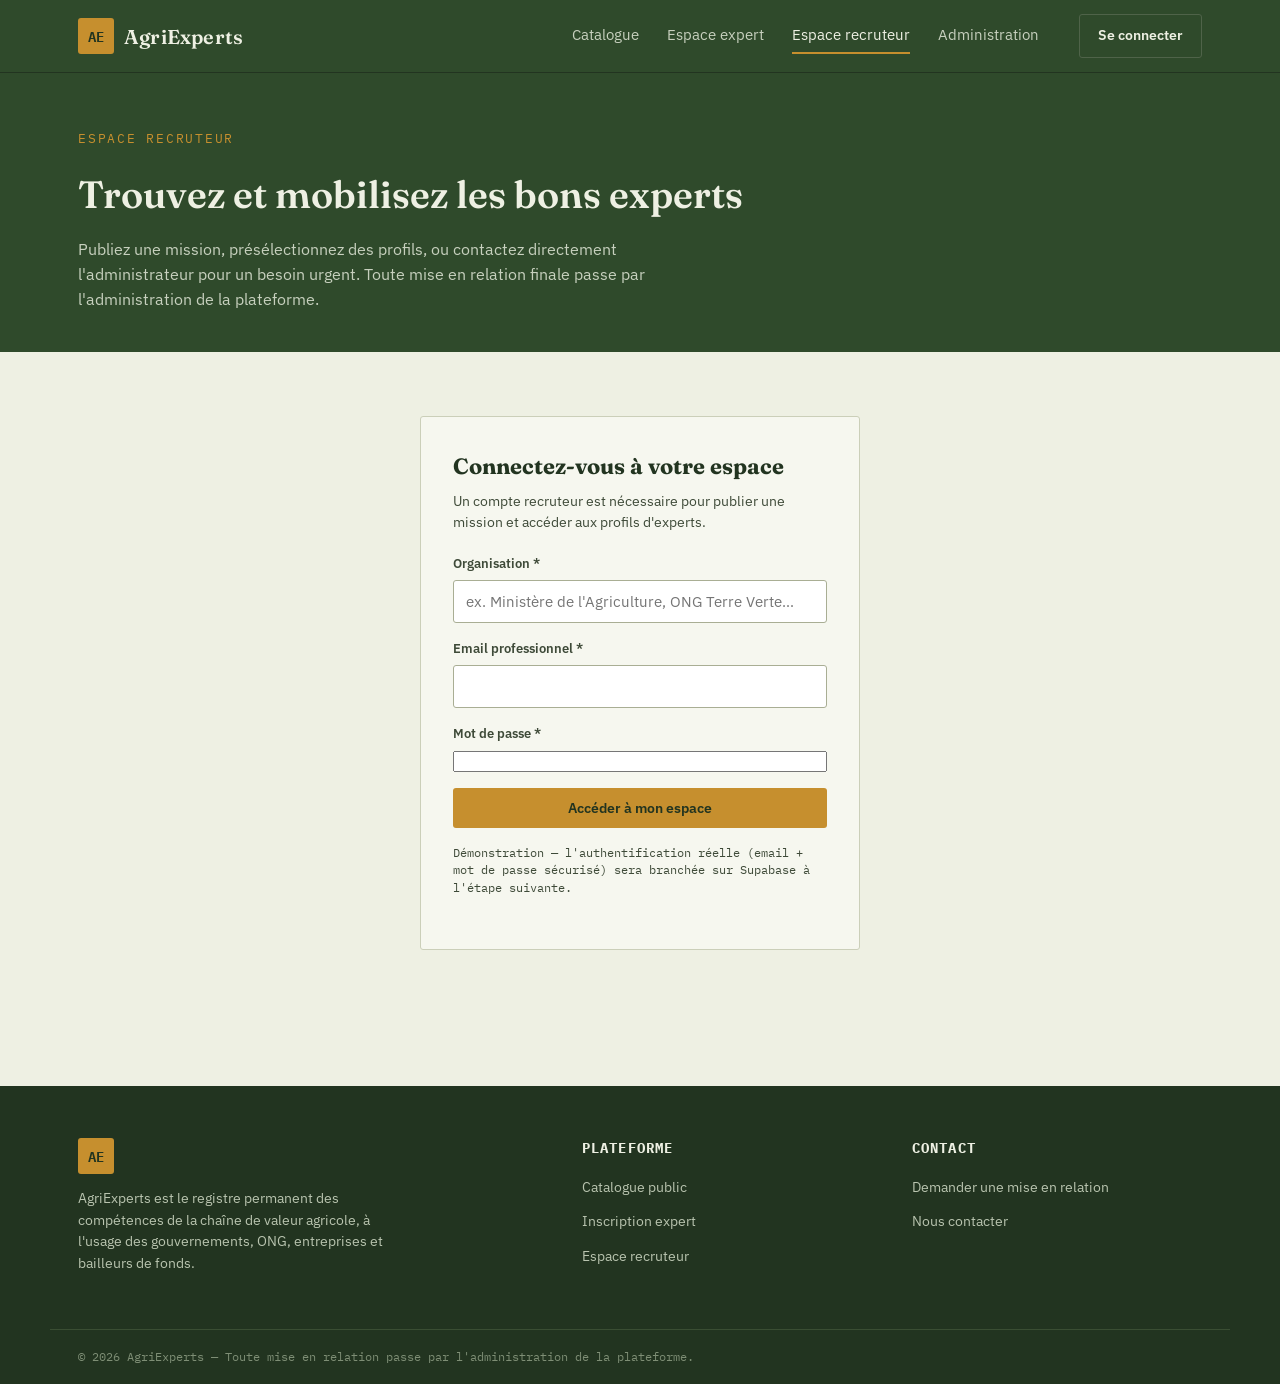
<file: recruteur-standalone.html>
<!DOCTYPE html>
<html lang="fr">
<head>
<meta charset="UTF-8">
<meta name="viewport" content="width=device-width, initial-scale=1.0">
<title>Espace recruteur — AgriExperts</title>
<link rel="preconnect" href="https://fonts.googleapis.com">
<link href="https://fonts.googleapis.com/css2?family=Fraunces:opsz,wght@9..144,400;9..144,500;9..144,600;9..144,700&family=IBM+Plex+Sans:wght@400;500;600&family=IBM+Plex+Mono:wght@400;500&display=swap" rel="stylesheet">
<style>
/* ============================================
   AgriExperts — Design tokens
   ============================================ */
:root {
  --ink: #1C2318;
  --ink-soft: #3E4A38;
  --paper: #EEF0E3;
  --paper-alt: #E3E6D3;
  --paper-card: #F6F7EF;
  --forest: #2F4A2B;
  --forest-deep: #223420;
  --gold: #C68F2E;
  --gold-deep: #A87322;
  --clay: #9C4A2E;
  --line: #CBCFB9;
  --line-strong: #A9AE94;

  --font-display: "Fraunces", Georgia, serif;
  --font-body: "IBM Plex Sans", -apple-system, sans-serif;
  --font-mono: "IBM Plex Mono", "Courier New", monospace;

  --radius: 3px;
  --wrap: 1180px;
}

* { box-sizing: border-box; }

html { scroll-behavior: smooth; }

body {
  margin: 0;
  background: var(--paper);
  color: var(--ink);
  font-family: var(--font-body);
  font-size: 16px;
  line-height: 1.55;
  -webkit-font-smoothing: antialiased;
}

.wrap {
  max-width: var(--wrap);
  margin: 0 auto;
  padding: 0 28px;
}

a { color: inherit; text-decoration: none; }

h1, h2, h3 { font-family: var(--font-display); color: var(--forest-deep); margin: 0; }

:focus-visible {
  outline: 2px solid var(--gold-deep);
  outline-offset: 2px;
}

/* ============================================
   Header
   ============================================ */
.site-header {
  background: var(--forest);
  border-bottom: 1px solid var(--forest-deep);
}

.header-inner {
  display: flex;
  align-items: center;
  gap: 40px;
  height: 72px;
}

.logo {
  display: flex;
  align-items: center;
  gap: 10px;
  margin-right: auto;
}

.logo-mark {
  display: inline-flex;
  align-items: center;
  justify-content: center;
  width: 36px;
  height: 36px;
  background: var(--gold);
  color: var(--forest-deep);
  font-family: var(--font-mono);
  font-weight: 600;
  font-size: 14px;
  border-radius: var(--radius);
}

.logo-mark--footer {
  background: var(--gold);
  color: var(--forest-deep);
}

.logo-text {
  font-family: var(--font-display);
  font-weight: 600;
  font-size: 20px;
  color: var(--paper);
  letter-spacing: 0.01em;
}

.main-nav {
  display: flex;
  gap: 28px;
}

.nav-link {
  font-size: 14.5px;
  color: #C7D0BE;
  padding: 6px 0;
  border-bottom: 2px solid transparent;
  transition: color 0.15s ease, border-color 0.15s ease;
}

.nav-link:hover { color: var(--paper); }

.nav-link.is-active {
  color: var(--paper);
  border-bottom-color: var(--gold);
}

.btn {
  display: inline-flex;
  align-items: center;
  gap: 6px;
  padding: 10px 18px;
  font-family: var(--font-body);
  font-weight: 600;
  font-size: 14px;
  border-radius: var(--radius);
  border: 1px solid transparent;
  cursor: pointer;
  transition: transform 0.12s ease, background 0.15s ease, border-color 0.15s ease;
}

.btn:hover { transform: translateY(-1px); }

.btn-primary {
  background: var(--gold);
  color: var(--forest-deep);
}

.btn-primary:hover { background: var(--gold-deep); }

.btn-ghost {
  border-color: #4F6349;
  color: var(--paper);
}

.btn-ghost:hover { border-color: var(--gold); color: var(--gold); }

/* ============================================
   Hero
   ============================================ */
.hero {
  background: var(--forest);
  color: var(--paper);
  padding: 72px 0 56px;
}

.hero-inner {
  display: grid;
  grid-template-columns: 1.15fr 0.85fr;
  gap: 56px;
  align-items: center;
}

.eyebrow {
  font-family: var(--font-mono);
  font-size: 12.5px;
  text-transform: uppercase;
  letter-spacing: 0.14em;
  color: var(--gold);
  margin: 0 0 18px;
}

.hero h1 {
  color: var(--paper);
  font-size: clamp(30px, 3.6vw, 44px);
  font-weight: 600;
  line-height: 1.14;
  letter-spacing: -0.01em;
  margin-bottom: 20px;
}

.hero-lead {
  color: #C7D0BE;
  font-size: 16.5px;
  max-width: 46ch;
  margin: 0 0 32px;
}

.hero-search {
  display: flex;
  gap: 10px;
  max-width: 520px;
}

.hero-search input {
  flex: 1;
  padding: 13px 16px;
  border-radius: var(--radius);
  border: 1px solid #4F6349;
  background: #26361F;
  color: var(--paper);
  font-family: var(--font-body);
  font-size: 15px;
}

.hero-search input::placeholder { color: #90A085; }

.hero-search input:focus { border-color: var(--gold); outline: none; }

.hero-visual {
  display: flex;
  flex-direction: column;
  align-items: center;
  gap: 12px;
}

#parcel-grid {
  width: 100%;
  height: auto;
}

.visual-caption {
  font-family: var(--font-mono);
  font-size: 11.5px;
  color: #90A085;
  letter-spacing: 0.04em;
  margin: 0;
}

/* ============================================
   Stats bar
   ============================================ */
.stats-bar {
  background: var(--paper-alt);
  border-bottom: 1px solid var(--line);
}

.stats-inner {
  display: flex;
  flex-wrap: wrap;
  gap: 48px;
  padding: 26px 28px;
}

.stat {
  display: flex;
  flex-direction: column;
  gap: 2px;
}

.stat-value {
  font-family: var(--font-mono);
  font-size: 26px;
  font-weight: 500;
  color: var(--forest-deep);
}

.stat-label {
  font-size: 13px;
  color: var(--ink-soft);
}

/* ============================================
   Catalogue layout
   ============================================ */
.catalogue { padding: 48px 0 88px; }

.catalogue-inner {
  display: grid;
  grid-template-columns: 250px 1fr;
  gap: 40px;
  align-items: start;
}

/* Filters */
.filters {
  background: var(--paper-card);
  border: 1px solid var(--line);
  border-radius: var(--radius);
  padding: 22px;
  position: sticky;
  top: 20px;
}

.filters-head {
  display: flex;
  align-items: baseline;
  justify-content: space-between;
  margin-bottom: 18px;
}

.filters-head h2 {
  font-size: 17px;
  font-weight: 600;
}

.link-reset {
  background: none;
  border: none;
  color: var(--clay);
  font-family: var(--font-mono);
  font-size: 12px;
  cursor: pointer;
  padding: 0;
}

.link-reset:hover { text-decoration: underline; }

.filter-group {
  margin-bottom: 18px;
}

.filter-group label {
  display: block;
  font-size: 12.5px;
  font-weight: 600;
  color: var(--ink-soft);
  margin-bottom: 6px;
}

.filter-group select,
.filter-group input[type="text"] {
  width: 100%;
  padding: 9px 10px;
  border: 1px solid var(--line-strong);
  border-radius: var(--radius);
  background: #fff;
  font-family: var(--font-body);
  font-size: 14px;
  color: var(--ink);
}

.filter-group select:focus,
.filter-group input:focus {
  border-color: var(--forest);
  outline: none;
}

/* Results */
.results-head {
  display: flex;
  align-items: center;
  justify-content: space-between;
  margin-bottom: 20px;
}

.results-count {
  font-family: var(--font-mono);
  font-size: 13px;
  color: var(--ink-soft);
  margin: 0;
}

.sort-label {
  font-size: 13px;
  color: var(--ink-soft);
  display: flex;
  align-items: center;
  gap: 8px;
}

.sort-label select {
  padding: 6px 8px;
  border: 1px solid var(--line-strong);
  border-radius: var(--radius);
  font-family: var(--font-body);
  font-size: 13px;
  background: #fff;
}

.expert-grid {
  display: grid;
  grid-template-columns: repeat(auto-fill, minmax(270px, 1fr));
  gap: 18px;
}

.no-results {
  color: var(--ink-soft);
  font-style: italic;
  padding: 32px 0;
}

/* Expert card */
.expert-card {
  background: var(--paper-card);
  border: 1px solid var(--line);
  border-radius: var(--radius);
  padding: 20px;
  display: flex;
  flex-direction: column;
  gap: 12px;
  transition: border-color 0.15s ease, transform 0.12s ease;
}

.expert-card:hover {
  border-color: var(--gold-deep);
  transform: translateY(-2px);
}

.card-top {
  display: flex;
  align-items: center;
  gap: 12px;
}

.avatar {
  width: 46px;
  height: 46px;
  border-radius: 50%;
  background: var(--forest);
  color: var(--paper);
  font-family: var(--font-mono);
  font-weight: 500;
  font-size: 15px;
  display: flex;
  align-items: center;
  justify-content: center;
  flex-shrink: 0;
}

.card-id {
  font-family: var(--font-mono);
  font-size: 11px;
  color: var(--ink-soft);
  margin: 0 0 2px;
}

.card-name {
  font-family: var(--font-display);
  font-size: 17px;
  font-weight: 600;
  color: var(--forest-deep);
  margin: 0;
}

.card-role {
  font-size: 13.5px;
  color: var(--ink-soft);
  margin: 0;
}

.card-meta {
  display: flex;
  flex-wrap: wrap;
  gap: 8px 14px;
  font-size: 13px;
  color: var(--ink-soft);
  border-top: 1px solid var(--line);
  border-bottom: 1px solid var(--line);
  padding: 10px 0;
}

.card-meta span { display: flex; align-items: center; gap: 5px; }

.tags {
  display: flex;
  flex-wrap: wrap;
  gap: 6px;
}

.tag {
  font-family: var(--font-mono);
  font-size: 11px;
  padding: 3px 8px;
  border-radius: 10px;
  background: var(--paper-alt);
  color: var(--forest-deep);
  border: 1px solid var(--line-strong);
}

.card-bottom {
  display: flex;
  align-items: center;
  justify-content: space-between;
  margin-top: auto;
  padding-top: 4px;
}

.missions-count {
  font-family: var(--font-mono);
  font-size: 12px;
  color: var(--ink-soft);
}

.btn-contact {
  padding: 8px 14px;
  font-size: 13px;
}

/* ============================================
   Footer
   ============================================ */
.site-footer {
  background: var(--forest-deep);
  color: #B9C4AF;
  padding: 52px 0 0;
}

.footer-inner {
  display: grid;
  grid-template-columns: 1.6fr 1fr 1fr;
  gap: 40px;
  padding-bottom: 40px;
}

.footer-block h3 {
  color: var(--paper);
  font-size: 14px;
  font-family: var(--font-mono);
  text-transform: uppercase;
  letter-spacing: 0.08em;
  margin-bottom: 14px;
}

.footer-block p { font-size: 14px; max-width: 40ch; margin-top: 14px; }

.footer-block ul { list-style: none; padding: 0; margin: 0; display: flex; flex-direction: column; gap: 10px; }

.footer-block a { font-size: 14px; }
.footer-block a:hover { color: var(--gold); }

.footer-legal {
  border-top: 1px solid #3A4E33;
  padding: 18px 28px;
  font-family: var(--font-mono);
  font-size: 12px;
  color: #7E8E75;
}

/* ============================================
   Toast (notification)
   ============================================ */
.toast {
  position: fixed;
  left: 50%;
  bottom: 28px;
  transform: translateX(-50%) translateY(20px);
  max-width: 90%;
  background: var(--forest-deep);
  color: var(--paper);
  font-size: 14px;
  padding: 14px 20px;
  border-radius: var(--radius);
  border: 1px solid var(--gold);
  box-shadow: 0 8px 24px rgba(0,0,0,0.25);
  opacity: 0;
  pointer-events: none;
  transition: opacity 0.2s ease, transform 0.2s ease;
  z-index: 999;
}

.toast.is-visible {
  opacity: 1;
  transform: translateX(-50%) translateY(0);
}

/* ============================================
   Formulaire — hero secondaire
   ============================================ */
.form-hero {
  background: var(--forest);
  padding: 56px 0 40px;
}

.form-hero h1 {
  color: var(--paper);
  font-size: clamp(28px, 3.2vw, 38px);
  font-weight: 600;
  margin: 14px 0 12px;
}

.hero-lead-dark {
  color: #C7D0BE;
  font-size: 16px;
  max-width: 60ch;
  margin: 0;
}

/* ============================================
   Stepper
   ============================================ */
.wizard-section { padding: 44px 0 96px; }

.wizard-wrap { max-width: 760px; }

.stepper {
  display: flex;
  list-style: none;
  padding: 0;
  margin: 0 0 40px;
  gap: 0;
}

.stepper li {
  flex: 1;
  display: flex;
  flex-direction: column;
  align-items: center;
  gap: 8px;
  position: relative;
  font-family: var(--font-mono);
  cursor: default;
}

.stepper li::before {
  content: "";
  position: absolute;
  top: 15px;
  left: -50%;
  width: 100%;
  height: 2px;
  background: var(--line);
  z-index: 0;
}

.stepper li:first-child::before { display: none; }

.step-num {
  width: 32px;
  height: 32px;
  border-radius: 50%;
  background: var(--paper-card);
  border: 1.5px solid var(--line-strong);
  color: var(--ink-soft);
  display: flex;
  align-items: center;
  justify-content: center;
  font-size: 12.5px;
  z-index: 1;
  transition: all 0.15s ease;
}

.step-label {
  font-size: 11.5px;
  color: var(--ink-soft);
  text-transform: uppercase;
  letter-spacing: 0.06em;
}

.stepper li.is-active .step-num {
  background: var(--forest);
  border-color: var(--forest);
  color: var(--paper);
}

.stepper li.is-active .step-label { color: var(--forest-deep); font-weight: 600; }

.stepper li.is-done .step-num {
  background: var(--gold);
  border-color: var(--gold);
  color: var(--forest-deep);
}

.stepper li.is-done::before { background: var(--gold); }

/* ============================================
   Form steps
   ============================================ */
.form-step { border: none; padding: 0; margin: 0; display: none; }
.form-step.is-active { display: block; }

.form-step h2 {
  font-size: 22px;
  margin-bottom: 6px;
}

.step-intro {
  color: var(--ink-soft);
  font-size: 14px;
  margin: 0 0 26px;
}

.field-grid {
  display: grid;
  grid-template-columns: 1fr 1fr;
  gap: 18px 20px;
  margin-bottom: 22px;
}

.field { display: flex; flex-direction: column; gap: 6px; }
.field-wide { grid-column: 1 / -1; }

.field label {
  font-size: 13px;
  font-weight: 600;
  color: var(--ink-soft);
}

.field-hint {
  font-weight: 400;
  font-style: italic;
  color: #9A9A85;
}

.field input[type="text"],
.field input[type="email"],
.field input[type="tel"],
.field input[type="url"],
.field input[type="number"],
.field input[type="date"],
.field select,
.field textarea {
  padding: 11px 12px;
  border: 1px solid var(--line-strong);
  border-radius: var(--radius);
  background: #fff;
  font-family: var(--font-body);
  font-size: 14.5px;
  color: var(--ink);
  width: 100%;
}

.field textarea { resize: vertical; font-family: var(--font-body); }

.field input:focus,
.field select:focus,
.field textarea:focus {
  border-color: var(--forest);
  outline: none;
}

/* Chip choices (checkboxes styled as chips) */
.chip-choices {
  display: flex;
  flex-wrap: wrap;
  gap: 8px;
  margin-top: 4px;
}

.chip-choice {
  display: inline-flex;
  align-items: center;
  gap: 7px;
  padding: 8px 13px;
  border: 1px solid var(--line-strong);
  border-radius: 16px;
  background: #fff;
  font-size: 13.5px;
  cursor: pointer;
  user-select: none;
  transition: border-color 0.12s ease, background 0.12s ease;
}

.chip-choice input { accent-color: var(--forest); }

.chip-choice:has(input:checked) {
  background: var(--paper-alt);
  border-color: var(--forest);
  font-weight: 600;
}

.cgu-check {
  margin: 8px 0 28px;
  border-radius: var(--radius);
  width: 100%;
}

/* Tag input (compétences, régions) */
.tag-input {
  display: flex;
  flex-wrap: wrap;
  gap: 6px;
  padding: 8px;
  border: 1px solid var(--line-strong);
  border-radius: var(--radius);
  background: #fff;
}

.tag-input input {
  flex: 1;
  min-width: 160px;
  border: none;
  outline: none;
  font-family: var(--font-body);
  font-size: 14px;
  padding: 5px;
}

.tag-chip {
  display: inline-flex;
  align-items: center;
  gap: 6px;
  background: var(--paper-alt);
  border: 1px solid var(--line-strong);
  border-radius: 12px;
  padding: 5px 6px 5px 11px;
  font-family: var(--font-mono);
  font-size: 12.5px;
  color: var(--forest-deep);
}

.tag-chip button {
  background: none;
  border: none;
  cursor: pointer;
  color: var(--clay);
  font-size: 14px;
  line-height: 1;
  padding: 2px;
}

/* Dynamic rows (langues) */
.dynamic-rows { display: flex; flex-direction: column; gap: 10px; margin-bottom: 12px; }

.dynamic-row {
  display: grid;
  grid-template-columns: 1fr 1fr auto;
  gap: 10px;
  align-items: center;
}

.dynamic-row input,
.dynamic-row select {
  padding: 10px 11px;
  border: 1px solid var(--line-strong);
  border-radius: var(--radius);
  font-family: var(--font-body);
  font-size: 14px;
}

.row-remove {
  background: none;
  border: 1px solid var(--line-strong);
  border-radius: var(--radius);
  color: var(--clay);
  width: 36px;
  height: 36px;
  cursor: pointer;
  font-size: 16px;
}

.row-remove:disabled { opacity: 0.3; cursor: not-allowed; }

.btn-outline {
  background: transparent;
  border: 1px solid var(--forest);
  color: var(--forest-deep);
}

.btn-outline:hover { background: var(--paper-alt); }

.btn-small { padding: 8px 14px; font-size: 13px; }

/* File input */
.file-input {
  display: flex;
  align-items: center;
  gap: 12px;
}

.file-input input[type="file"] {
  position: absolute;
  width: 1px;
  height: 1px;
  opacity: 0;
  overflow: hidden;
}

.btn-file {
  background: var(--paper-alt);
  border: 1px solid var(--line-strong);
  color: var(--forest-deep);
  padding: 10px 16px;
  font-size: 13.5px;
  flex-shrink: 0;
}

.btn-file:hover { border-color: var(--forest); }

.file-name {
  font-size: 13px;
  color: var(--ink-soft);
  overflow: hidden;
  text-overflow: ellipsis;
  white-space: nowrap;
}

/* Step actions */
.step-actions {
  display: flex;
  justify-content: space-between;
  align-items: center;
  margin-top: 8px;
  padding-top: 24px;
  border-top: 1px solid var(--line);
}

/* Confirmation panel */
.confirmation {
  text-align: center;
  padding: 60px 20px;
  background: var(--paper-card);
  border: 1px solid var(--line);
  border-radius: var(--radius);
}

.confirmation-mark {
  width: 56px;
  height: 56px;
  border-radius: 50%;
  background: var(--gold);
  color: var(--forest-deep);
  font-size: 26px;
  display: flex;
  align-items: center;
  justify-content: center;
  margin: 0 auto 20px;
}

.confirmation h2 { margin-bottom: 10px; }
.confirmation p { color: var(--ink-soft); max-width: 46ch; margin: 0 auto 8px; }
.confirmation-note { font-family: var(--font-mono); font-size: 12px; margin-bottom: 24px !important; }
.confirmation .btn { margin-top: 12px; }

/* ============================================
   Espace recruteur — Auth gate
   ============================================ */
.auth-gate {
  display: flex;
  justify-content: center;
  padding: 20px 0 40px;
}

.auth-card {
  max-width: 440px;
  width: 100%;
  background: var(--paper-card);
  border: 1px solid var(--line);
  border-radius: var(--radius);
  padding: 32px;
}

.auth-card h2 { margin-bottom: 8px; font-size: 22px; }
.auth-card p { color: var(--ink-soft); font-size: 14px; margin: 0 0 20px; }
.auth-card form { display: flex; flex-direction: column; gap: 16px; }
.auth-note {
  font-family: var(--font-mono);
  font-size: 11.5px !important;
  color: #9A9A85;
  margin-top: 16px !important;
}

/* ============================================
   Dashboard header
   ============================================ */
.dashboard-header {
  display: flex;
  align-items: center;
  justify-content: space-between;
  margin-bottom: 24px;
  flex-wrap: wrap;
  gap: 12px;
}

.dashboard-org {
  font-family: var(--font-display);
  font-size: 19px;
  font-weight: 600;
  color: var(--forest-deep);
}

/* ============================================
   Tabs
   ============================================ */
.tabs {
  display: flex;
  gap: 4px;
  border-bottom: 1px solid var(--line);
  margin-bottom: 28px;
  overflow-x: auto;
}

.tab {
  background: none;
  border: none;
  padding: 12px 16px;
  font-family: var(--font-body);
  font-weight: 600;
  font-size: 14px;
  color: var(--ink-soft);
  cursor: pointer;
  border-bottom: 2px solid transparent;
  white-space: nowrap;
}

.tab:hover { color: var(--forest-deep); }

.tab.is-active {
  color: var(--forest-deep);
  border-bottom-color: var(--gold);
}

.tab-count {
  display: inline-block;
  background: var(--paper-alt);
  border: 1px solid var(--line-strong);
  border-radius: 10px;
  font-family: var(--font-mono);
  font-size: 11px;
  padding: 1px 7px;
  margin-left: 4px;
}

.tab-panel { display: none; }
.tab-panel.is-active { display: block; }

/* ============================================
   Recherche recruteur
   ============================================ */
.search-row {
  display: flex;
  gap: 10px;
  flex-wrap: wrap;
}

.search-row input {
  flex: 1;
  min-width: 220px;
  padding: 11px 14px;
  border: 1px solid var(--line-strong);
  border-radius: var(--radius);
  font-family: var(--font-body);
  font-size: 14.5px;
}

.search-row select {
  padding: 11px 12px;
  border: 1px solid var(--line-strong);
  border-radius: var(--radius);
  font-family: var(--font-body);
  font-size: 14px;
  background: #fff;
}

.info-banner {
  margin-top: 22px;
  padding: 12px 16px;
  background: var(--paper-alt);
  border-left: 3px solid var(--gold);
  border-radius: var(--radius);
  font-size: 13.5px;
  color: var(--ink-soft);
}

.btn-shortlist {
  padding: 8px 14px;
  font-size: 13px;
  background: var(--paper-alt);
  border: 1px solid var(--forest);
  color: var(--forest-deep);
}

.btn-shortlist.is-added {
  background: var(--forest);
  color: var(--paper);
  border-color: var(--forest);
}

/* ============================================
   Badge de correspondance (matching automatique)
   ============================================ */
.match-badge {
  font-family: var(--font-mono);
  font-size: 13px;
  font-weight: 600;
  padding: 5px 10px;
  border-radius: 12px;
  flex-shrink: 0;
  align-self: flex-start;
}

.match-badge.match-high { background: #E9EFE6; color: var(--forest); border: 1px solid var(--forest); }
.match-badge.match-mid { background: #FBF3E1; color: var(--gold-deep); border: 1px solid var(--gold-deep); }
.match-badge.match-low { background: var(--paper-alt); color: var(--ink-soft); border: 1px solid var(--line-strong); }

/* ============================================
   Missions list
   ============================================ */
.missions-list { display: flex; flex-direction: column; gap: 14px; }

.mission-card {
  background: var(--paper-card);
  border: 1px solid var(--line);
  border-radius: var(--radius);
  padding: 18px 20px;
  display: flex;
  justify-content: space-between;
  align-items: flex-start;
  gap: 16px;
  flex-wrap: wrap;
}

.mission-card h3 {
  font-size: 16.5px;
  margin-bottom: 6px;
}

.mission-meta {
  font-family: var(--font-mono);
  font-size: 12px;
  color: var(--ink-soft);
  display: flex;
  gap: 14px;
  flex-wrap: wrap;
}

.mission-status {
  font-family: var(--font-mono);
  font-size: 11px;
  padding: 4px 10px;
  border-radius: 10px;
  background: var(--paper-alt);
  color: var(--forest-deep);
  border: 1px solid var(--line-strong);
  white-space: nowrap;
}

/* ============================================
   Short-list
   ============================================ */
.shortlist-actions {
  margin-top: 32px;
  padding: 22px;
  background: var(--paper-alt);
  border-radius: var(--radius);
  border: 1px solid var(--line-strong);
}

.shortlist-actions h3 { margin-bottom: 6px; }
.shortlist-actions .field { margin: 16px 0; max-width: 420px; }

/* ============================================
   Modale contact admin
   ============================================ */
.modal-overlay {
  position: fixed;
  inset: 0;
  background: rgba(28, 35, 24, 0.55);
  display: flex;
  align-items: center;
  justify-content: center;
  padding: 20px;
  z-index: 1000;
}

.modal-overlay[hidden] {
  display: none;
}

.modal-box {
  background: #fff;
  border-radius: var(--radius);
  padding: 32px;
  max-width: 460px;
  width: 100%;
  position: relative;
}

.modal-box h2 { font-size: 20px; margin-bottom: 8px; }
.modal-box form { display: flex; flex-direction: column; gap: 14px; margin-top: 16px; }

.modal-close {
  position: absolute;
  top: 14px;
  right: 14px;
  background: none;
  border: none;
  font-size: 22px;
  cursor: pointer;
  color: var(--ink-soft);
  line-height: 1;
}

/* ============================================
   Administration — stats
   ============================================ */
.stats-grid {
  display: grid;
  grid-template-columns: repeat(auto-fit, minmax(180px, 1fr));
  gap: 14px;
  margin-bottom: 32px;
}

.stats-grid .stat {
  background: var(--paper-card);
  border: 1px solid var(--line);
  border-radius: var(--radius);
  padding: 16px 18px;
}

/* ============================================
   Tables admin
   ============================================ */
.admin-table {
  width: 100%;
  border-collapse: collapse;
  font-size: 14px;
}

.admin-table th {
  text-align: left;
  font-family: var(--font-mono);
  font-size: 11.5px;
  text-transform: uppercase;
  letter-spacing: 0.05em;
  color: var(--ink-soft);
  padding: 10px 12px;
  border-bottom: 1px solid var(--line-strong);
}

.admin-table td {
  padding: 12px;
  border-bottom: 1px solid var(--line);
  vertical-align: middle;
}

.admin-table tr:last-child td { border-bottom: none; }

.status-pill {
  font-family: var(--font-mono);
  font-size: 11px;
  padding: 3px 10px;
  border-radius: 10px;
  border: 1px solid var(--line-strong);
  background: var(--paper-alt);
  color: var(--forest-deep);
  white-space: nowrap;
}

.status-pill.is-due { border-color: var(--gold-deep); color: var(--gold-deep); background: #FBF3E1; }
.status-pill.is-paid { border-color: var(--forest); color: var(--forest); background: #E9EFE6; }
.status-pill.is-pending { border-color: var(--clay); color: var(--clay); background: #F5E9E3; }

.table-actions { display: flex; gap: 8px; flex-wrap: wrap; }

.btn-tiny { padding: 6px 12px; font-size: 12.5px; }
.btn-danger { background: transparent; border: 1px solid var(--clay); color: var(--clay); }
.btn-danger:hover { background: #F5E9E3; }

/* ============================================
   Mises en relation
   ============================================ */
.relation-card {
  background: var(--paper-card);
  border: 1px solid var(--line);
  border-radius: var(--radius);
  padding: 18px 20px;
  margin-bottom: 14px;
}

.relation-head {
  display: flex;
  justify-content: space-between;
  align-items: flex-start;
  gap: 12px;
  flex-wrap: wrap;
  margin-bottom: 10px;
}

.relation-experts {
  font-size: 13.5px;
  color: var(--ink-soft);
  margin-bottom: 12px;
}

/* ============================================
   Taxonomies
   ============================================ */
.taxo-grid {
  display: grid;
  grid-template-columns: 1fr 1fr;
  gap: 32px;
}

.taxo-block h3 { font-size: 15px; margin-bottom: 12px; }

.taxo-add { display: flex; gap: 8px; margin-top: 14px; }

.taxo-add input {
  flex: 1;
  padding: 9px 11px;
  border: 1px solid var(--line-strong);
  border-radius: var(--radius);
  font-family: var(--font-body);
  font-size: 13.5px;
}

/* ============================================
   Commission summary
   ============================================ */
.commission-summary {
  display: flex;
  gap: 40px;
  margin-bottom: 24px;
  flex-wrap: wrap;
}

.commission-summary > div { display: flex; flex-direction: column; gap: 2px; }

.export-buttons { display: flex; gap: 12px; flex-wrap: wrap; }

/* ============================================
   Responsive
   ============================================ */
@media (max-width: 900px) {
  .hero-inner { grid-template-columns: 1fr; }
  .hero-visual { order: -1; max-width: 320px; margin: 0 auto; }
  .catalogue-inner { grid-template-columns: 1fr; }
  .filters { position: static; }
  .main-nav { display: none; }
  .footer-inner { grid-template-columns: 1fr; }
  .field-grid { grid-template-columns: 1fr; }
  .dynamic-row { grid-template-columns: 1fr; }
  .step-label { display: none; }
  .taxo-grid { grid-template-columns: 1fr; }
  .admin-table { font-size: 12.5px; }
  .admin-table th, .admin-table td { padding: 8px; }
}

</style>
</head>
<body>

<header class="site-header">
  <div class="wrap header-inner">
    <a href="index-standalone.html" class="logo">
      <span class="logo-mark">AE</span>
      <span class="logo-text">AgriExperts</span>
    </a>
    <nav class="main-nav">
      <a href="index-standalone.html" class="nav-link">Catalogue</a>
      <a href="inscription-standalone.html" class="nav-link">Espace expert</a>
      <a href="recruteur-standalone.html" class="nav-link is-active">Espace recruteur</a>
      <a href="admin-standalone.html" class="nav-link">Administration</a>
    </nav>
    <a href="#" class="btn btn-ghost">Se connecter</a>
  </div>
</header>

<main>

  <section class="form-hero">
    <div class="wrap">
      <p class="eyebrow">Espace recruteur</p>
      <h1>Trouvez et mobilisez les bons experts</h1>
      <p class="hero-lead-dark">Publiez une mission, présélectionnez des profils, ou contactez directement l'administrateur pour un besoin urgent. Toute mise en relation finale passe par l'administration de la plateforme.</p>
    </div>
  </section>

  <section class="wizard-section">
    <div class="wrap">

      <!-- ===================== PORTE D'ACCÈS (à remplacer par Supabase Auth) ===================== -->
      <div id="auth-gate" class="auth-gate">
        <div class="auth-card">
          <h2 id="auth-title">Connectez-vous à votre espace</h2>
          <p>Un compte recruteur est nécessaire pour publier une mission et accéder aux profils d'experts.</p>
          <form id="auth-form">
            <div class="field">
              <label for="auth-organisation">Organisation *</label>
              <input type="text" id="auth-organisation" required placeholder="ex. Ministère de l'Agriculture, ONG Terre Verte…">
            </div>
            <div class="field">
              <label for="auth-email">Email professionnel *</label>
              <input type="email" id="auth-email" required>
            </div>
            <div class="field">
              <label for="auth-password">Mot de passe *</label>
              <input type="password" id="auth-password" required minlength="6">
            </div>
            <button class="btn btn-primary" type="submit" style="width:100%; justify-content:center;">Accéder à mon espace</button>
          </form>
          <p class="auth-note">Démonstration — l'authentification réelle (email + mot de passe sécurisé) sera branchée sur Supabase à l'étape suivante.</p>
        </div>
      </div>

      <!-- ===================== TABLEAU DE BORD RECRUTEUR ===================== -->
      <div id="dashboard" hidden>

        <div class="dashboard-header">
          <div>
            <p class="eyebrow" style="margin-bottom:4px;">Connecté en tant que</p>
            <p class="dashboard-org" id="dashboard-org">—</p>
          </div>
          <button type="button" class="btn btn-outline" id="open-contact-admin">Contacter directement l'administrateur</button>
        </div>

        <nav class="tabs" id="tabs">
          <button class="tab is-active" data-tab="publier">Publier une mission</button>
          <button class="tab" data-tab="correspondances">Correspondances</button>
          <button class="tab" data-tab="rechercher">Rechercher des experts</button>
          <button class="tab" data-tab="missions">Mes missions <span class="tab-count" id="missions-count">0</span></button>
          <button class="tab" data-tab="shortlist">Ma short-list <span class="tab-count" id="shortlist-count">0</span></button>
        </nav>

        <!-- ---------- PANNEAU : PUBLIER UNE MISSION ---------- -->
        <div class="tab-panel is-active" data-panel="publier">
          <form id="mission-form">
            <div class="field-grid">
              <div class="field field-wide">
                <label for="m-titre">Titre de la mission *</label>
                <input type="text" id="m-titre" required placeholder="ex. Appui technique riziculture irriguée — 6 mois">
              </div>
              <div class="field field-wide">
                <label for="m-description">Description *</label>
                <textarea id="m-description" rows="4" required placeholder="Contexte, objectifs, livrables attendus…"></textarea>
              </div>
              <div class="field">
                <label for="m-domaine">Domaine *</label>
                <select id="m-domaine" required></select>
              </div>
              <div class="field">
                <label for="m-filiere">Filière</label>
                <select id="m-filiere"></select>
              </div>
              <div class="field">
                <label for="m-pays">Pays de la mission *</label>
                <select id="m-pays" required></select>
              </div>
              <div class="field">
                <label for="m-duree">Durée estimée *</label>
                <input type="text" id="m-duree" required placeholder="ex. 3 mois, 15 jours, 1 an…">
              </div>
              <div class="field">
                <label for="m-budget">Budget indicatif</label>
                <input type="text" id="m-budget" placeholder="ex. 2 000 000 FCFA">
              </div>
              <div class="field">
                <label for="m-echeance">Date limite de candidature</label>
                <input type="date" id="m-echeance">
              </div>
              <div class="field field-wide">
                <label for="m-competence-input">Compétences requises <span class="field-hint">(tapez puis appuyez sur Entrée)</span></label>
                <div class="tag-input" id="m-competences-wrap">
                  <input type="text" id="m-competence-input" placeholder="ex. gestion de l'eau">
                </div>
              </div>
            </div>
            <div class="step-actions">
              <span></span>
              <button type="submit" class="btn btn-primary">Publier la mission</button>
            </div>
          </form>
        </div>

        <!-- ---------- PANNEAU : CORRESPONDANCES AUTOMATIQUES ---------- -->
        <div class="tab-panel" data-panel="correspondances">
          <div class="field" style="max-width:420px; margin-bottom:20px;">
            <label for="corr-mission">Voir les correspondances pour la mission :</label>
            <select id="corr-mission"></select>
          </div>
          <p class="step-intro" id="corr-intro"></p>
          <div id="corr-grid" class="expert-grid"></div>
          <p class="no-results" id="corr-empty">Publiez une mission pour voir apparaître ici les experts qui lui correspondent le mieux.</p>
        </div>

        <!-- ---------- PANNEAU : RECHERCHER DES EXPERTS ---------- -->
        <div class="tab-panel" data-panel="rechercher">
          <div class="search-row">
            <input type="text" id="r-recherche" placeholder="Rechercher un métier, une compétence, un pays…">
            <select id="r-domaine"><option value="">Tous les domaines</option></select>
          </div>
          <p class="results-count" id="r-count" style="margin: 16px 0;"></p>
          <div id="r-grid" class="expert-grid"></div>
          <p class="info-banner">Les coordonnées complètes ne sont visibles qu'après validation de la mise en relation par l'administrateur.</p>
        </div>

        <!-- ---------- PANNEAU : MES MISSIONS ---------- -->
        <div class="tab-panel" data-panel="missions">
          <div id="missions-list" class="missions-list"></div>
          <p class="no-results" id="missions-empty">Aucune mission publiée pour l'instant.</p>
        </div>

        <!-- ---------- PANNEAU : MA SHORT-LIST ---------- -->
        <div class="tab-panel" data-panel="shortlist">
          <div id="shortlist-grid" class="expert-grid"></div>
          <p class="no-results" id="shortlist-empty">Votre short-list est vide. Ajoutez des experts depuis l'onglet "Rechercher des experts".</p>

          <div class="shortlist-actions" id="shortlist-actions" hidden>
            <h3>Envoyer une demande de mise en relation</h3>
            <p class="step-intro">L'administrateur examinera votre demande et contactera lui-même les experts sélectionnés.</p>
            <div class="field">
              <label for="sl-mission">Pour quelle mission ? *</label>
              <select id="sl-mission"></select>
            </div>
            <button type="button" class="btn btn-primary" id="send-mise-en-relation">Envoyer la demande à l'administrateur</button>
          </div>
        </div>

      </div>

    </div>
  </section>

</main>

<!-- ===================== MODALE : CONTACT DIRECT ADMIN ===================== -->
<div class="modal-overlay" id="contact-admin-modal" hidden>
  <div class="modal-box">
    <button type="button" class="modal-close" id="close-contact-admin" aria-label="Fermer">×</button>
    <h2>Contacter directement l'administrateur</h2>
    <p class="step-intro">Pour un besoin urgent ou une demande spécifique, écrivez directement à l'administrateur de la plateforme.</p>
    <form id="contact-admin-form">
      <div class="field">
        <label for="ca-sujet">Sujet *</label>
        <input type="text" id="ca-sujet" required placeholder="ex. Recherche urgente d'un expert en irrigation">
      </div>
      <div class="field">
        <label for="ca-message">Message *</label>
        <textarea id="ca-message" rows="4" required></textarea>
      </div>
      <button type="submit" class="btn btn-primary" style="width:100%; justify-content:center; margin-top:6px;">Envoyer à l'administrateur</button>
    </form>
  </div>
</div>

<footer class="site-footer">
  <div class="wrap footer-inner">
    <div class="footer-block">
      <span class="logo-mark logo-mark--footer">AE</span>
      <p>AgriExperts est le registre permanent des compétences de la chaîne de valeur agricole, à l'usage des gouvernements, ONG, entreprises et bailleurs de fonds.</p>
    </div>
    <div class="footer-block">
      <h3>Plateforme</h3>
      <ul>
        <li><a href="index-standalone.html">Catalogue public</a></li>
        <li><a href="inscription-standalone.html">Inscription expert</a></li>
        <li><a href="recruteur-standalone.html">Espace recruteur</a></li>
      </ul>
    </div>
    <div class="footer-block">
      <h3>Contact</h3>
      <ul>
        <li><a href="#">Demander une mise en relation</a></li>
        <li><a href="#">Nous contacter</a></li>
      </ul>
    </div>
  </div>
  <div class="wrap footer-legal">© 2026 AgriExperts — Toute mise en relation passe par l'administration de la plateforme.</div>
</footer>

<script>
/* ============================================
   Utilitaires partagés entre toutes les pages
   ============================================ */

function debounce(fn, delay) {
  let timer;
  return (...args) => {
    clearTimeout(timer);
    timer = setTimeout(() => fn(...args), delay);
  };
}

/* Notification simple intégrée à la page (remplace alert()) */
function afficherToast(message) {
  let toast = document.getElementById("toast");
  if (!toast) {
    toast = document.createElement("div");
    toast.id = "toast";
    toast.className = "toast";
    document.body.appendChild(toast);
  }
  toast.textContent = message;
  toast.classList.add("is-visible");
  clearTimeout(toast._timer);
  toast._timer = setTimeout(() => toast.classList.remove("is-visible"), 4500);
}

</script>
<script>
/* ============================================
   Données de démonstration.
   À terme, ce fichier sera remplacé par un appel
   à Supabase (table "experts"). La structure des
   objets ci-dessous correspond déjà aux colonnes
   prévues dans le cahier des charges.
   ============================================ */

const TAXONOMIES = {
  domaines: [
    "Agronomie & Production végétale",
    "Élevage & Santé animale",
    "Agro-industrie & Transformation",
    "Irrigation & Génie rural",
    "Économie agricole & Financement",
    "Formation & Vulgarisation"
  ],
  filieres: [
    "Riz", "Coton", "Élevage", "Pêche", "Maraîchage", "Arboriculture", "Agro-industrie"
  ],
  pays: [
    "Sénégal", "Côte d'Ivoire", "Mali", "Burkina Faso", "Bénin"
  ],
  niveaux: [
    "Junior", "Confirmé", "Senior", "Expert international"
  ],
  disponibilites: [
    "Disponible", "En mission", "Indisponible"
  ]
};

const EXPERTS = [
  {
    id: "EXP-0001",
    prenom: "Awa",
    domaine: "Agronomie & Production végétale",
    filiere: "Riz",
    fonction: "Agronome spécialiste riziculture irriguée",
    niveau: "Senior",
    experience: 14,
    pays: "Sénégal",
    region: "Vallée du fleuve Sénégal",
    langues: ["Français", "Wolof", "Anglais"],
    competences: ["riziculture irriguée", "itinéraires techniques", "essais variétaux"],
    missions: 22,
    disponibilite: "Disponible"
  },
  {
    id: "EXP-0002",
    prenom: "Moussa",
    domaine: "Irrigation & Génie rural",
    filiere: "Maraîchage",
    fonction: "Ingénieur en irrigation goutte-à-goutte",
    niveau: "Expert international",
    experience: 19,
    pays: "Mali",
    region: "Ségou",
    langues: ["Français", "Bambara"],
    competences: ["irrigation goutte-à-goutte", "aménagement hydro-agricole", "gestion de l'eau"],
    missions: 31,
    disponibilite: "En mission"
  },
  {
    id: "EXP-0003",
    prenom: "Fatou",
    domaine: "Élevage & Santé animale",
    filiere: "Élevage",
    fonction: "Vétérinaire, spécialiste santé du bétail",
    niveau: "Confirmé",
    experience: 8,
    pays: "Burkina Faso",
    region: "Centre-Ouest",
    langues: ["Français", "Mooré"],
    competences: ["santé animale", "vaccination", "élevage pastoral"],
    missions: 11,
    disponibilite: "Disponible"
  },
  {
    id: "EXP-0004",
    prenom: "Kouassi",
    domaine: "Agro-industrie & Transformation",
    filiere: "Agro-industrie",
    fonction: "Expert en transformation agroalimentaire",
    niveau: "Senior",
    experience: 12,
    pays: "Côte d'Ivoire",
    region: "Abidjan",
    langues: ["Français", "Anglais"],
    competences: ["transformation cacao", "normes qualité", "chaîne du froid"],
    missions: 17,
    disponibilite: "Disponible"
  },
  {
    id: "EXP-0005",
    prenom: "Abdoulaye",
    domaine: "Économie agricole & Financement",
    filiere: "Coton",
    fonction: "Économiste, financement de projets agricoles",
    niveau: "Expert international",
    experience: 21,
    pays: "Bénin",
    region: "Borgou",
    langues: ["Français", "Anglais", "Fon"],
    competences: ["montage financier", "évaluation de projets", "bailleurs de fonds"],
    missions: 38,
    disponibilite: "Indisponible"
  },
  {
    id: "EXP-0006",
    prenom: "Aïcha",
    domaine: "Formation & Vulgarisation",
    filiere: "Maraîchage",
    fonction: "Spécialiste en vulgarisation agricole",
    niveau: "Confirmé",
    experience: 7,
    pays: "Sénégal",
    region: "Thiès",
    langues: ["Français", "Wolof"],
    competences: ["formation de formateurs", "vulgarisation", "approche genre"],
    missions: 9,
    disponibilite: "Disponible"
  },
  {
    id: "EXP-0007",
    prenom: "Ibrahim",
    domaine: "Agronomie & Production végétale",
    filiere: "Arboriculture",
    fonction: "Agronome, expert en arboriculture fruitière",
    niveau: "Senior",
    experience: 15,
    pays: "Mali",
    region: "Sikasso",
    langues: ["Français", "Bambara"],
    competences: ["arboriculture fruitière", "greffage", "lutte phytosanitaire"],
    missions: 20,
    disponibilite: "En mission"
  },
  {
    id: "EXP-0008",
    prenom: "Mariam",
    domaine: "Économie agricole & Financement",
    filiere: "Pêche",
    fonction: "Spécialiste économie des filières halieutiques",
    niveau: "Junior",
    experience: 3,
    pays: "Sénégal",
    region: "Saint-Louis",
    langues: ["Français", "Wolof"],
    competences: ["économie de la pêche", "chaînes de valeur", "études de marché"],
    missions: 2,
    disponibilite: "Disponible"
  }
];

</script>
<script>
/* ============================================
   AgriExperts — Espace recruteur (Espace 3)
   ============================================ */

/* ---------- État en mémoire (sera remplacé par Supabase) ---------- */
let missions = [];
let missionCompteur = 0;
let shortlist = []; // liste d'IDs d'experts
let competencesMission = [];

/* ---------- Authentification (démonstration) ---------- */
document.getElementById("auth-form").addEventListener("submit", (e) => {
  e.preventDefault();
  const organisation = document.getElementById("auth-organisation").value;
  document.getElementById("auth-gate").hidden = true;
  document.getElementById("dashboard").hidden = false;
  document.getElementById("dashboard-org").textContent = organisation;
  afficherToast(`Bienvenue, ${organisation}. (Authentification de démonstration — Supabase à l'étape suivante.)`);
});

/* ---------- Onglets ---------- */
document.querySelectorAll(".tab").forEach((tab) => {
  tab.addEventListener("click", () => {
    document.querySelectorAll(".tab").forEach((t) => t.classList.remove("is-active"));
    document.querySelectorAll(".tab-panel").forEach((p) => p.classList.remove("is-active"));
    tab.classList.add("is-active");
    document.querySelector(`.tab-panel[data-panel="${tab.dataset.tab}"]`).classList.add("is-active");
  });
});

function allerA(nomOnglet) {
  document.querySelector(`.tab[data-tab="${nomOnglet}"]`).click();
}

/* ---------- Remplissage des listes déroulantes ---------- */
function remplirSelect(select, valeurs, placeholder) {
  if (placeholder) {
    const opt = document.createElement("option");
    opt.value = "";
    opt.textContent = placeholder;
    select.appendChild(opt);
  }
  valeurs.forEach((v) => {
    const opt = document.createElement("option");
    opt.value = v;
    opt.textContent = v;
    select.appendChild(opt);
  });
}

remplirSelect(document.getElementById("m-domaine"), TAXONOMIES.domaines, "Choisir…");
remplirSelect(document.getElementById("m-filiere"), TAXONOMIES.filieres, "Choisir…");
remplirSelect(document.getElementById("m-pays"), TAXONOMIES.pays, "Choisir…");
remplirSelect(document.getElementById("r-domaine"), TAXONOMIES.domaines);

/* ---------- Tags : compétences requises pour la mission ---------- */
const mCompetenceInput = document.getElementById("m-competence-input");
const mCompetencesWrap = document.getElementById("m-competences-wrap");

function redessinerTags(wrap, input, liste) {
  wrap.querySelectorAll(".tag-chip").forEach((el) => el.remove());
  liste.forEach((valeur, index) => {
    const chip = document.createElement("span");
    chip.className = "tag-chip";
    chip.innerHTML = `${valeur} <button type="button" aria-label="Retirer">×</button>`;
    chip.querySelector("button").addEventListener("click", () => {
      liste.splice(index, 1);
      redessinerTags(wrap, input, liste);
    });
    wrap.insertBefore(chip, input);
  });
}

mCompetenceInput.addEventListener("keydown", (e) => {
  if (e.key === "Enter" || e.key === ",") {
    e.preventDefault();
    const valeur = mCompetenceInput.value.trim();
    if (valeur && !competencesMission.includes(valeur)) {
      competencesMission.push(valeur);
      redessinerTags(mCompetencesWrap, mCompetenceInput, competencesMission);
    }
    mCompetenceInput.value = "";
  }
});

/* ---------- Publication d'une mission ---------- */
document.getElementById("mission-form").addEventListener("submit", (e) => {
  e.preventDefault();
  missionCompteur += 1;

  const mission = {
    id: `MIS-${String(missionCompteur).padStart(4, "0")}`,
    titre: document.getElementById("m-titre").value,
    description: document.getElementById("m-description").value,
    domaine: document.getElementById("m-domaine").value,
    filiere: document.getElementById("m-filiere").value,
    pays: document.getElementById("m-pays").value,
    duree: document.getElementById("m-duree").value,
    budget: document.getElementById("m-budget").value,
    echeance: document.getElementById("m-echeance").value,
    competences: [...competencesMission],
    statut: "Publiée",
    candidatures: 0
  };

  missions.push(mission);
  competencesMission = [];
  redessinerTags(mCompetencesWrap, mCompetenceInput, competencesMission);
  e.target.reset();

  rendreMissions();
  rendreOptionsMissionShortlist();
  rendreOptionsCorrespondances();
  document.getElementById("corr-mission").value = mission.id;
  rendreCorrespondances(mission.id);

  const nbCorrespondances = EXPERTS.filter((ex) => calculerScore(mission, ex) >= 35).length;
  afficherToast(
    nbCorrespondances > 0
      ? `Mission publiée. ${nbCorrespondances} expert(s) correspondant(s) trouvé(s) automatiquement.`
      : "Mission publiée. Aucun expert correspondant pour l'instant."
  );
  allerA("correspondances");
});

function rendreMissions() {
  const liste = document.getElementById("missions-list");
  const vide = document.getElementById("missions-empty");
  document.getElementById("missions-count").textContent = missions.length;

  if (missions.length === 0) {
    liste.innerHTML = "";
    vide.hidden = false;
    return;
  }
  vide.hidden = true;

  liste.innerHTML = missions.map((m) => `
    <article class="mission-card">
      <div>
        <h3>${m.titre}</h3>
        <div class="mission-meta">
          <span>${m.id}</span>
          <span>${m.domaine}</span>
          <span>${m.pays}</span>
          <span>${m.duree}</span>
          <span>${m.candidatures} candidature(s)</span>
        </div>
      </div>
      <span class="mission-status">${m.statut}</span>
      <div class="table-actions" style="width:100%; justify-content:flex-end; margin-top:8px;">
        <button type="button" class="btn btn-outline btn-tiny" data-voir-correspondances="${m.id}">🔎 Voir les experts correspondants</button>
      </div>
    </article>
  `).join("");
}

document.getElementById("missions-list").addEventListener("click", (e) => {
  const btn = e.target.closest("[data-voir-correspondances]");
  if (!btn) return;
  const id = btn.dataset.voirCorrespondances;
  document.getElementById("corr-mission").value = id;
  rendreCorrespondances(id);
  allerA("correspondances");
});

/* ============================================
   Moteur de correspondance automatique (matching)
   ============================================ */
function calculerScore(mission, expert) {
  let score = 0;

  // Domaine : 35 points
  if (mission.domaine && expert.domaine === mission.domaine) score += 35;

  // Filière : 15 points
  if (mission.filiere && expert.filiere === mission.filiere) score += 15;

  // Compétences en commun : jusqu'à 30 points (10 par compétence, max 3)
  if (mission.competences && mission.competences.length > 0) {
    const communes = expert.competences.filter((c) =>
      mission.competences.some((mc) =>
        c.toLowerCase().includes(mc.toLowerCase()) || mc.toLowerCase().includes(c.toLowerCase())
      )
    );
    score += Math.min(communes.length, 3) * 10;
  }

  // Pays : 10 points
  if (mission.pays && expert.pays === mission.pays) score += 10;

  // Disponibilité : 10 points
  if (expert.disponibilite === "Disponible") score += 10;

  return Math.min(score, 100);
}

function classeScore(score) {
  if (score >= 65) return "match-high";
  if (score >= 35) return "match-mid";
  return "match-low";
}

function rendreOptionsCorrespondances() {
  const select = document.getElementById("corr-mission");
  const valeurActuelle = select.value;
  select.innerHTML = "";
  if (missions.length === 0) {
    select.innerHTML = `<option value="">Aucune mission publiée</option>`;
    return;
  }
  missions.forEach((m) => {
    const opt = document.createElement("option");
    opt.value = m.id;
    opt.textContent = `${m.id} — ${m.titre}`;
    select.appendChild(opt);
  });
  if ([...select.options].some((o) => o.value === valeurActuelle)) {
    select.value = valeurActuelle;
  } else {
    select.value = missions[missions.length - 1].id;
  }
}

function rendreCorrespondances(missionId) {
  const grid = document.getElementById("corr-grid");
  const vide = document.getElementById("corr-empty");
  const intro = document.getElementById("corr-intro");

  if (!missionId) {
    grid.innerHTML = "";
    vide.hidden = false;
    intro.textContent = "";
    return;
  }

  const mission = missions.find((m) => m.id === missionId);
  if (!mission) return;

  const classement = EXPERTS
    .map((ex) => ({ expert: ex, score: calculerScore(mission, ex) }))
    .filter((r) => r.score > 0)
    .sort((a, b) => b.score - a.score);

  vide.hidden = classement.length > 0;
  intro.textContent = classement.length > 0
    ? `${classement.length} expert(s) correspondant(s) à "${mission.titre}", classés par pertinence.`
    : "";

  grid.innerHTML = classement.map((r) => carteExpertAvecScore(r.expert, r.score)).join("");
}

function carteExpertAvecScore(expert, score) {
  const estDansShortlist = shortlist.includes(expert.id);
  const tags = expert.competences.slice(0, 3).map((c) => `<span class="tag">${c}</span>`).join("");
  return `
    <article class="expert-card" data-id="${expert.id}">
      <div class="card-top">
        <div class="avatar">${expert.prenom.slice(0, 2).toUpperCase()}</div>
        <div style="flex:1;">
          <p class="card-id">${expert.id}</p>
          <h3 class="card-name">${expert.prenom} ${expert.id.split("-")[1]}</h3>
          <p class="card-role">${expert.fonction}</p>
        </div>
        <span class="match-badge ${classeScore(score)}">${score}%</span>
      </div>
      <div class="card-meta">
        <span>${expert.pays} · ${expert.region}</span>
        <span>${expert.experience} ans d'expérience</span>
        <span>${expert.niveau}</span>
      </div>
      <div class="tags">${tags}</div>
      <div class="card-bottom">
        <span class="missions-count">${expert.missions} missions réalisées</span>
        <button type="button" class="btn btn-shortlist ${estDansShortlist ? "is-added" : ""}" data-shortlist="${expert.id}">
          ${estDansShortlist ? "✓ Dans la short-list" : "+ Ajouter à la short-list"}
        </button>
      </div>
    </article>
  `;
}

document.getElementById("corr-grid").addEventListener("click", (e) => {
  const btn = e.target.closest("[data-shortlist]");
  if (!btn) return;
  basculerShortlist(btn.dataset.shortlist);
  rendreCorrespondances(document.getElementById("corr-mission").value);
  rendreShortlist();
  rendreRecherche();
});

document.getElementById("corr-mission").addEventListener("change", (e) => {
  rendreCorrespondances(e.target.value);
});

/* ---------- Recherche d'experts ---------- */
function rendreRecherche() {
  const texte = document.getElementById("r-recherche").value.trim().toLowerCase();
  const domaine = document.getElementById("r-domaine").value;

  const resultats = EXPERTS.filter((ex) => {
    if (domaine && ex.domaine !== domaine) return false;
    if (texte) {
      const champ = [ex.fonction, ex.domaine, ex.filiere, ex.pays, ex.region, ...ex.competences].join(" ").toLowerCase();
      if (!champ.includes(texte)) return false;
    }
    return true;
  });

  document.getElementById("r-count").textContent = `${resultats.length} résultat${resultats.length > 1 ? "s" : ""}`;
  document.getElementById("r-grid").innerHTML = resultats.map((ex) => carteExpertRecruteur(ex)).join("");
}

function carteExpertRecruteur(expert) {
  const estDansShortlist = shortlist.includes(expert.id);
  const tags = expert.competences.slice(0, 3).map((c) => `<span class="tag">${c}</span>`).join("");
  return `
    <article class="expert-card" data-id="${expert.id}">
      <div class="card-top">
        <div class="avatar">${expert.prenom.slice(0, 2).toUpperCase()}</div>
        <div>
          <p class="card-id">${expert.id}</p>
          <h3 class="card-name">${expert.prenom} ${expert.id.split("-")[1]}</h3>
          <p class="card-role">${expert.fonction}</p>
        </div>
      </div>
      <div class="card-meta">
        <span>${expert.pays} · ${expert.region}</span>
        <span>${expert.experience} ans d'expérience</span>
        <span>${expert.niveau}</span>
      </div>
      <div class="tags">${tags}</div>
      <div class="card-bottom">
        <span class="missions-count">${expert.missions} missions réalisées</span>
        <button type="button" class="btn btn-shortlist ${estDansShortlist ? "is-added" : ""}" data-shortlist="${expert.id}">
          ${estDansShortlist ? "✓ Dans la short-list" : "+ Ajouter à la short-list"}
        </button>
      </div>
    </article>
  `;
}

document.getElementById("r-grid").addEventListener("click", (e) => {
  const btn = e.target.closest("[data-shortlist]");
  if (!btn) return;
  basculerShortlist(btn.dataset.shortlist);
  rendreRecherche();
  rendreShortlist();
});

document.getElementById("r-recherche").addEventListener("input", debounce(rendreRecherche, 200));
document.getElementById("r-domaine").addEventListener("change", rendreRecherche);

/* ---------- Short-list ---------- */
function basculerShortlist(id) {
  if (shortlist.includes(id)) {
    shortlist = shortlist.filter((x) => x !== id);
  } else {
    shortlist.push(id);
    afficherToast("Expert ajouté à votre short-list.");
  }
}

function rendreShortlist() {
  document.getElementById("shortlist-count").textContent = shortlist.length;
  const grid = document.getElementById("shortlist-grid");
  const vide = document.getElementById("shortlist-empty");
  const actions = document.getElementById("shortlist-actions");

  const experts = EXPERTS.filter((ex) => shortlist.includes(ex.id));

  if (experts.length === 0) {
    grid.innerHTML = "";
    vide.hidden = false;
    actions.hidden = true;
    return;
  }
  vide.hidden = true;
  actions.hidden = false;

  grid.innerHTML = experts.map((ex) => carteExpertRecruteur(ex)).join("");
}

document.getElementById("shortlist-grid").addEventListener("click", (e) => {
  const btn = e.target.closest("[data-shortlist]");
  if (!btn) return;
  basculerShortlist(btn.dataset.shortlist);
  rendreShortlist();
  rendreRecherche();
});

function rendreOptionsMissionShortlist() {
  const select = document.getElementById("sl-mission");
  select.innerHTML = "";
  if (missions.length === 0) {
    select.innerHTML = `<option value="">Publiez d'abord une mission</option>`;
    return;
  }
  missions.forEach((m) => {
    const opt = document.createElement("option");
    opt.value = m.id;
    opt.textContent = `${m.id} — ${m.titre}`;
    select.appendChild(opt);
  });
}

document.getElementById("send-mise-en-relation").addEventListener("click", () => {
  const missionId = document.getElementById("sl-mission").value;
  if (!missionId) {
    afficherToast("Publiez d'abord une mission avant d'envoyer une demande.");
    allerA("publier");
    return;
  }
  if (shortlist.length === 0) {
    afficherToast("Votre short-list est vide.");
    return;
  }
  afficherToast(
    `Demande envoyée à l'administrateur pour ${shortlist.length} expert(s) sur la mission ${missionId}. ` +
    `(Démonstration — sera enregistrée dans la table "mise_en_relation" avec Supabase.)`
  );
});

/* ---------- Modale : contact direct de l'administrateur ---------- */
const modal = document.getElementById("contact-admin-modal");

document.getElementById("open-contact-admin").addEventListener("click", () => {
  modal.hidden = false;
});

document.getElementById("close-contact-admin").addEventListener("click", () => {
  modal.hidden = true;
});

modal.addEventListener("click", (e) => {
  if (e.target === modal) modal.hidden = true;
});

document.getElementById("contact-admin-form").addEventListener("submit", (e) => {
  e.preventDefault();
  modal.hidden = true;
  e.target.reset();
  afficherToast("Votre message a été envoyé directement à l'administrateur.");
});

/* ---------- Premiers rendus ---------- */
rendreMissions();
rendreRecherche();
rendreShortlist();
rendreOptionsMissionShortlist();
rendreOptionsCorrespondances();
rendreCorrespondances(document.getElementById("corr-mission").value);

</script>
</body>
</html>
</file>
